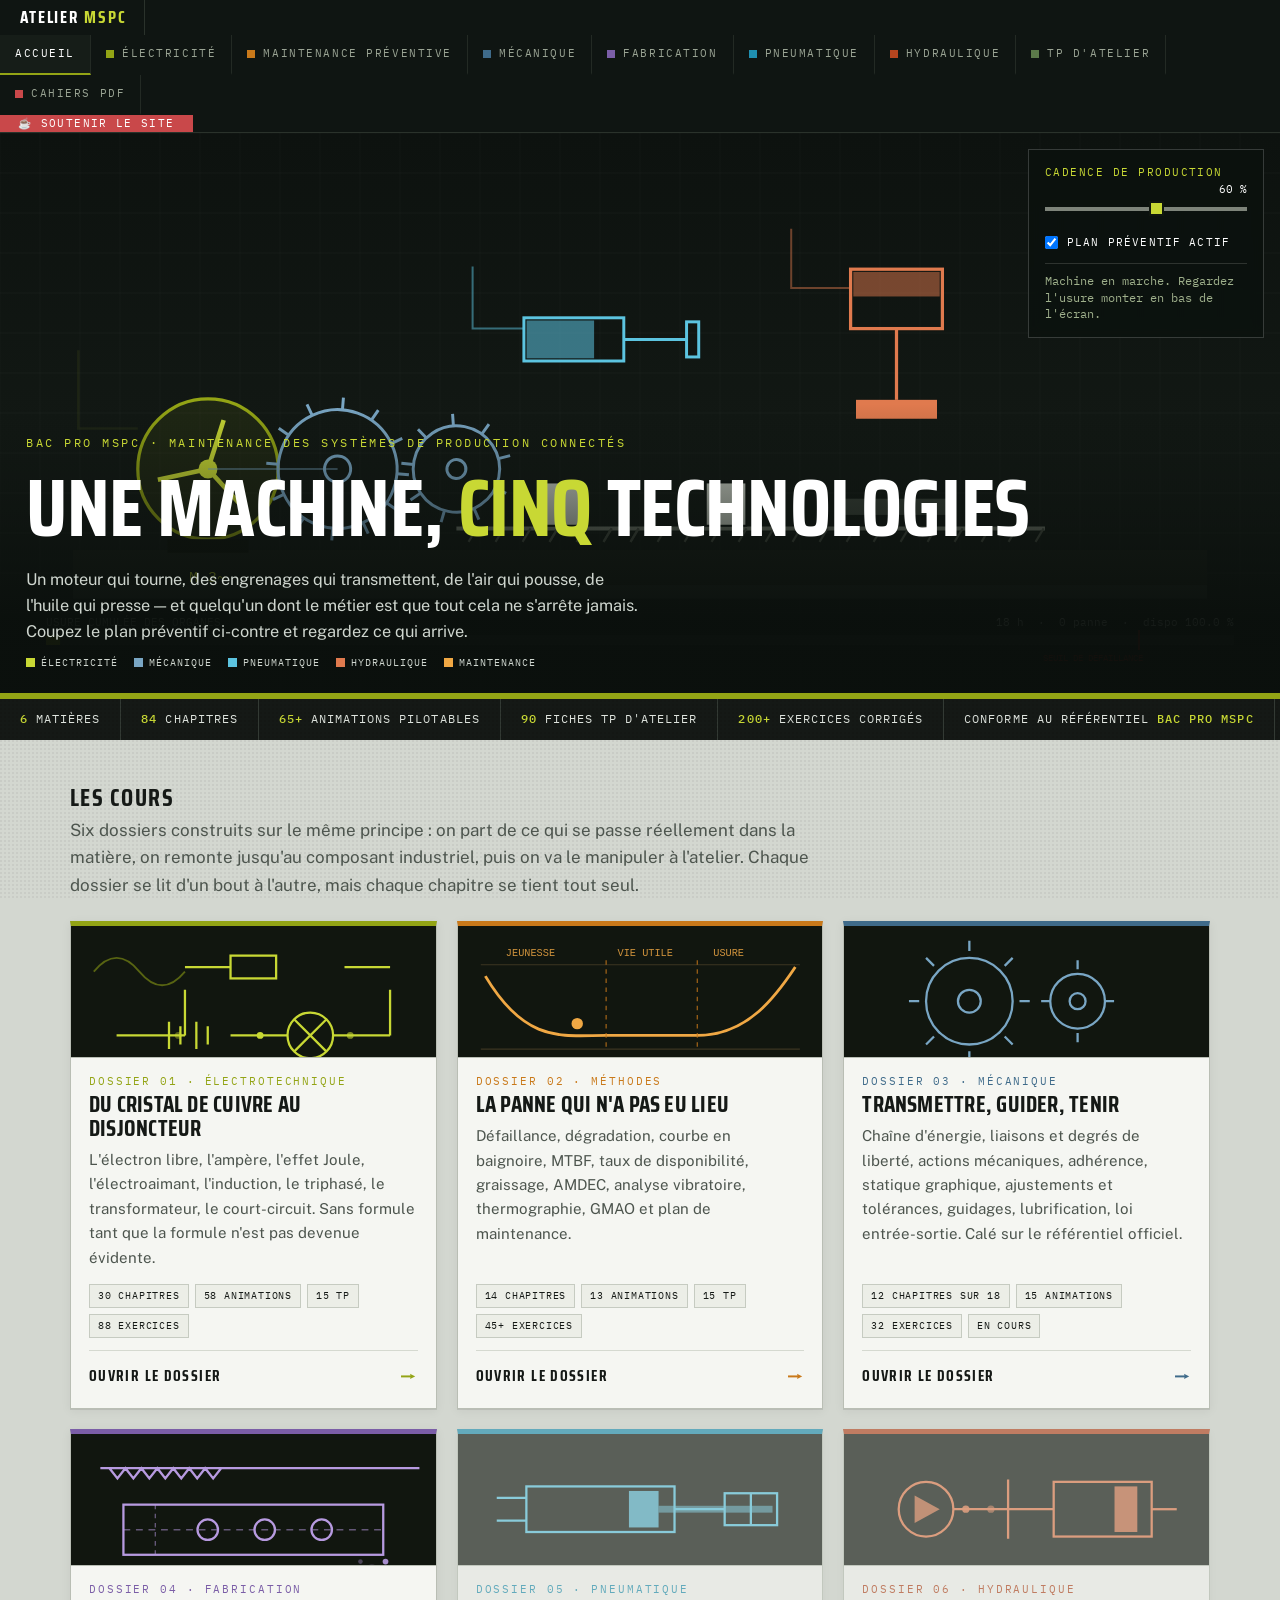
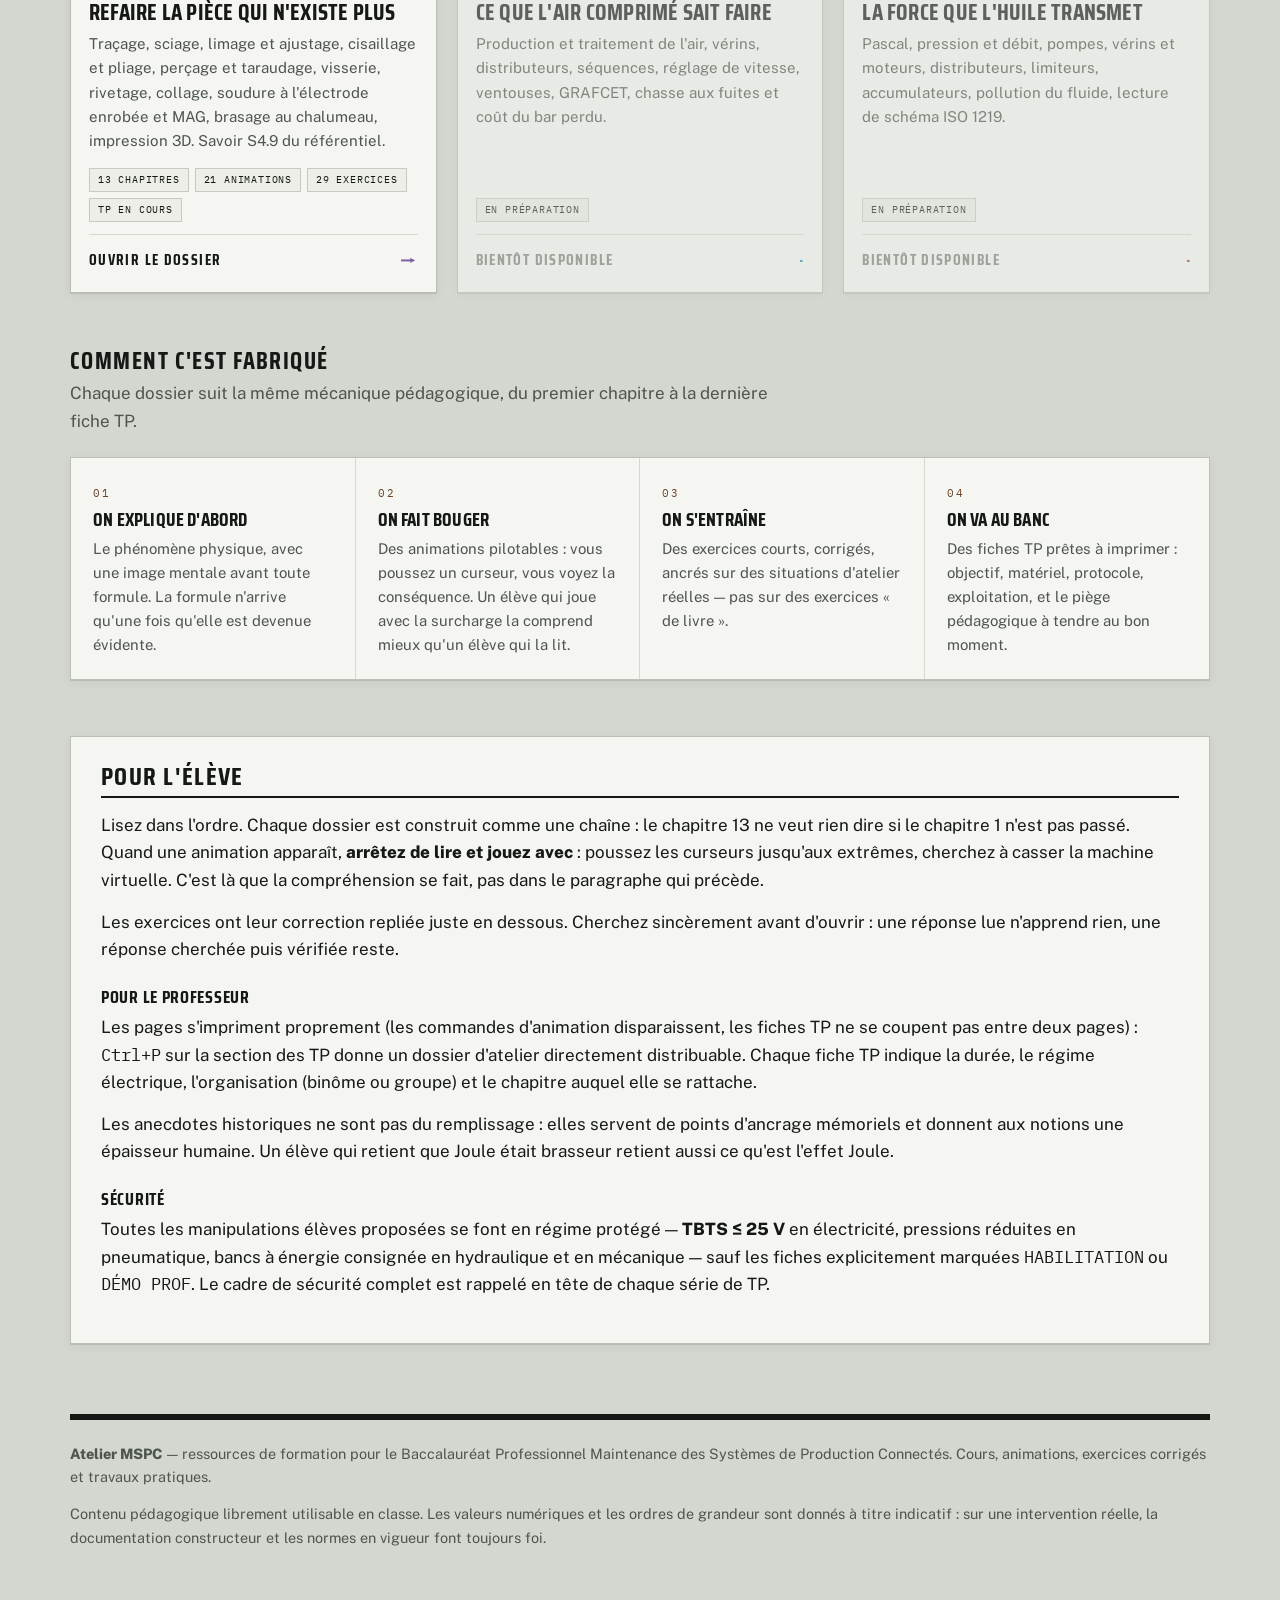
<file: index.html>
<!DOCTYPE html>
<html lang="fr">
<head>
<meta charset="utf-8">
<meta name="viewport" content="width=device-width, initial-scale=1">
<title>Atelier MSPC — Cours, exercices et TP pour le Bac Pro Maintenance</title>
<meta name="description" content="Ressources complètes de Bac Pro MSPC : électricité, maintenance préventive, mécanique, fabrication et assemblage, pneumatique, hydraulique. Cours, animations pilotables, exercices corrigés et fiches TP d'atelier.">
<link rel="preconnect" href="https://fonts.googleapis.com">
<link rel="preconnect" href="https://fonts.gstatic.com" crossorigin>
<link href="https://fonts.googleapis.com/css2?family=Saira+Condensed:wght@500;600;700&family=Public+Sans:ital,wght@0,400;0,600;0,800;1,400&family=IBM+Plex+Mono:wght@400;500;600&display=swap" rel="stylesheet">
<link rel="stylesheet" href="assets/site.css">
<script src="assets/site.js"></script>
<style>
:root{--accent:#93a415; --accent-clair:#c8d834}
.hero-canvas-wrap{height:min(70vh,560px); min-height:420px}
.pitch{display:grid; grid-template-columns:repeat(auto-fit,minmax(230px,1fr)); gap:0; margin-bottom:56px;
  border:1px solid #bcc1b7; background:var(--papier); box-shadow:var(--ombre)}
.pitch>div{padding:20px 22px 22px; border-right:1px solid #d5d9d0}
.pitch>div:last-child{border-right:none}
.pitch .n{font-family:"IBM Plex Mono",monospace; font-size:10.5px; letter-spacing:.2em; text-transform:uppercase; color:var(--repere)}
.pitch h3{margin:4px 0 7px; font-size:1.18rem; text-transform:uppercase}
.pitch p{margin:0; font-size:.93rem; color:var(--encre-doux)}
.legende-hero{display:flex; flex-wrap:wrap; gap:5px 16px; margin-top:10px}
.legende-hero span{font-family:"IBM Plex Mono",monospace; font-size:10px; letter-spacing:.1em; text-transform:uppercase; color:#cfd6cf; display:flex; align-items:center; gap:6px}
.legende-hero i{width:9px; height:9px; display:block}
.switch{display:flex; align-items:center; gap:9px; cursor:pointer; margin:0 0 12px}
.switch input{width:auto; margin:0}
.switch span{font-family:"IBM Plex Mono",monospace; font-size:10.5px; letter-spacing:.11em; text-transform:uppercase; color:#fff}
@media (max-width:760px){.pitch>div{border-right:none; border-bottom:1px solid #d5d9d0}}
</style>
</head>
<body>

<nav class="sitenav" aria-label="Navigation entre les cours">
  <a class="marque" href="index.html"><span class="sig">Atelier <b>MSPC</b></span></a>
  <div class="liens">
    <a href="index.html" aria-current="page">Accueil</a>
    <a class="m-elec" href="electricite.html"><i class="pastille"></i>Électricité</a>
    <a class="m-maint" href="maintenance-preventive.html"><i class="pastille"></i>Maintenance préventive</a>
    <a class="m-meca" href="mecanique.html"><i class="pastille"></i>Mécanique</a>
    <a class="m-fab" href="fabrication.html"><i class="pastille"></i>Fabrication</a>
    <a class="m-pneu" href="pneumatique.html"><i class="pastille"></i>Pneumatique</a>
    <a class="m-hydro" href="hydraulique.html"><i class="pastille"></i>Hydraulique</a>
    <a class="m-tp" href="tp.html"><i class="pastille"></i>TP d'atelier</a>
    <a class="m-cahier" href="cahiers.html"><i class="pastille"></i>Cahiers PDF</a>
  </div>
  <a class="soutenir" href="https://ko-fi.com/topinambourrutabaga" target="_blank" rel="noopener">☕ Soutenir le site</a>
</nav>

<header class="hero">
  <div class="hero-canvas-wrap">
    <canvas id="ligne" aria-label="Animation : ligne de production pluritechnologique avec ou sans maintenance préventive"></canvas>
    <div class="hero-ctrl">
      <label>Cadence de production <span id="hc">60 %</span></label>
      <input type="range" id="hcad" min="10" max="100" value="60" aria-label="Cadence de production">
      <label class="switch"><input type="checkbox" id="hprev" checked><span>Plan préventif actif</span></label>
      <div class="verdict" id="hverdict">Machine en marche. Regardez l'usure monter en bas de l'écran.</div>
    </div>
    <div class="hero-text">
      <span class="eyebrow">Bac Pro MSPC · Maintenance des Systèmes de Production Connectés</span>
      <h1>Une machine, <em>cinq</em> technologies</h1>
      <p>Un moteur qui tourne, des engrenages qui transmettent, de l'air qui pousse, de l'huile qui presse — et quelqu'un dont le métier est que tout cela ne s'arrête jamais. Coupez le plan préventif ci-contre et regardez ce qui arrive.</p>
      <div class="legende-hero">
        <span><i style="background:#c8d834"></i>Électricité</span>
        <span><i style="background:#79a6c4"></i>Mécanique</span>
        <span><i style="background:#5cc4e0"></i>Pneumatique</span>
        <span><i style="background:#e07a4e"></i>Hydraulique</span>
        <span><i style="background:#f0a844"></i>Maintenance</span>
      </div>
    </div>
  </div>
</header>

<div class="meta-bar">
  <div><b>6</b> matières</div>
  <div><b>84</b> chapitres</div>
  <div><b>65+</b> animations pilotables</div>
  <div><b>90</b> fiches TP d'atelier</div>
  <div><b>200+</b> exercices corrigés</div>
  <div>Conforme au référentiel <b>Bac Pro MSPC</b></div>
</div>

<div class="wrap">

<h2 class="section-titre">Les cours</h2>
<p class="section-intro">Six dossiers construits sur le même principe : on part de ce qui se passe réellement dans la matière, on remonte jusqu'au composant industriel, puis on va le manipuler à l'atelier. Chaque dossier se lit d'un bout à l'autre, mais chaque chapitre se tient tout seul.</p>

<div class="cours-grid">

  <a class="carte m-elec" href="electricite.html">
    <div class="vignette">
      <svg viewBox="0 0 320 132" preserveAspectRatio="xMidYMid slice" aria-hidden="true">
        <g fill="none" stroke="#c8d834" stroke-width="2">
          <path d="M40 96h60M140 96h50M230 96h50M280 96V56M280 36h-40M100 96V56M100 36h40"/>
          <rect x="140" y="26" width="40" height="20"/>
          <circle cx="210" cy="96" r="20"/><path d="M196 82l28 28M224 82l-28 28"/>
          <path d="M100 96 l0 0"/>
          <path d="M40 96V70M40 70h0" stroke-width="0"/>
        </g>
        <g stroke="#c8d834" stroke-width="2"><path d="M120 88v16M110 84v24M96 88v16M86 84v24"/></g>
        <path d="M20 40q20-24 40 0t40 0" fill="none" stroke="#93a415" stroke-width="1.6" opacity=".55"/>
        <g fill="#c8d834"><circle cx="60" cy="96" r="3"><animate attributeName="cx" values="45;275" dur="3.2s" repeatCount="indefinite"/></circle>
        <circle cx="60" cy="96" r="3" opacity=".6"><animate attributeName="cx" values="45;275" dur="3.2s" begin="-1.1s" repeatCount="indefinite"/></circle>
        <circle cx="60" cy="96" r="3" opacity=".4"><animate attributeName="cx" values="45;275" dur="3.2s" begin="-2.2s" repeatCount="indefinite"/></circle></g>
      </svg>
    </div>
    <div class="corps">
      <span class="num">Dossier 01 · Électrotechnique</span>
      <h3>Du cristal de cuivre au disjoncteur</h3>
      <p>L'électron libre, l'ampère, l'effet Joule, l'électroaimant, l'induction, le triphasé, le transformateur, le court-circuit. Sans formule tant que la formule n'est pas devenue évidente.</p>
      <div class="chiffres"><span>30 chapitres</span><span>58 animations</span><span>15 TP</span><span>88 exercices</span></div>
      <div class="cta">Ouvrir le dossier <em>→</em></div>
    </div>
  </a>

  <a class="carte m-maint" href="maintenance-preventive.html">
    <div class="vignette">
      <svg viewBox="0 0 320 132" preserveAspectRatio="xMidYMid slice" aria-hidden="true">
        <path d="M20 34h280M20 108h280" stroke="#5a4a2e" stroke-width="1" opacity=".6"/>
        <path d="M24 44 C60 104, 92 96, 130 96 L210 96 C255 96, 280 60, 296 36"
              fill="none" stroke="#f0a844" stroke-width="2.5"/>
        <g stroke="#c9791a" stroke-width="1.2" opacity=".7" stroke-dasharray="4 4">
          <path d="M130 30v78M210 30v78"/></g>
        <g fill="#f0a844" font-family="monospace" font-size="9" opacity=".85">
          <text x="42" y="26">JEUNESSE</text><text x="140" y="26">VIE UTILE</text><text x="224" y="26">USURE</text></g>
        <circle cx="170" cy="96" r="5" fill="#f0a844"><animate attributeName="cx" values="30;296" dur="6s" repeatCount="indefinite"/><animate attributeName="cy" values="44;96;96;36" keyTimes="0;0.35;0.7;1" dur="6s" repeatCount="indefinite"/></circle>
      </svg>
    </div>
    <div class="corps">
      <span class="num">Dossier 02 · Méthodes</span>
      <h3>La panne qui n'a pas eu lieu</h3>
      <p>Défaillance, dégradation, courbe en baignoire, MTBF, taux de disponibilité, graissage, AMDEC, analyse vibratoire, thermographie, GMAO et plan de maintenance.</p>
      <div class="chiffres"><span>14 chapitres</span><span>13 animations</span><span>15 TP</span><span>45+ exercices</span></div>
      <div class="cta">Ouvrir le dossier <em>→</em></div>
    </div>
  </a>

  <a class="carte m-meca" href="mecanique.html">
    <div class="vignette">
      <svg viewBox="0 0 320 132" preserveAspectRatio="xMidYMid slice" aria-hidden="true">
        <g fill="none" stroke="#79a6c4" stroke-width="2">
          <circle cx="110" cy="66" r="38"/><circle cx="110" cy="66" r="10"/>
          <circle cx="205" cy="66" r="24"/><circle cx="205" cy="66" r="7"/>
        </g>
        <g stroke="#79a6c4" stroke-width="2"><path d="M110 22v-9M110 110v9M66 66h-9M154 66h9M79 35l-7-7M141 97l7 7M141 35l7-7M79 97l-7 7"/></g>
        <g stroke="#79a6c4" stroke-width="2"><path d="M205 38v-8M205 94v8M181 66h-8M229 66h8"/></g>
      </svg>
    </div>
    <div class="corps">
      <span class="num">Dossier 03 · Mécanique</span>
      <h3>Transmettre, guider, tenir</h3>
      <p>Chaîne d'énergie, liaisons et degrés de liberté, actions mécaniques, adhérence, statique graphique, ajustements et tolérances, guidages, lubrification, loi entrée-sortie. Calé sur le référentiel officiel.</p>
      <div class="chiffres"><span>12 chapitres sur 18</span><span>15 animations</span><span>32 exercices</span><span>en cours</span></div>
      <div class="cta">Ouvrir le dossier <em>→</em></div>
    </div>
  </a>

  <a class="carte m-fab" href="fabrication.html">
    <div class="vignette">
      <svg viewBox="0 0 320 132" preserveAspectRatio="xMidYMid slice" aria-hidden="true">
        <g stroke="#b79ae0" stroke-width="2" fill="none">
          <path d="M20 30h280M28 30l7 9 7-9 7 9 7-9 7 9 7-9 7 9 7-9 7 9 7-9 7 9 7-9 7 9 7-9"/>
          <animateTransform attributeName="transform" type="translate" values="-14 0;14 0;-14 0" dur="2.6s" repeatCount="indefinite"/>
        </g>
        <g fill="none" stroke="#b79ae0" stroke-width="2"><rect x="46" y="62" width="228" height="44"/></g>
        <path d="M46 84h228" stroke="#b79ae0" stroke-width="1.2" stroke-dasharray="6 5" opacity=".5"/>
        <path d="M74 62v44" stroke="#b79ae0" stroke-width="1.2" stroke-dasharray="4 4" opacity=".5"/>
        <g fill="none" stroke="#b79ae0" stroke-width="2">
          <circle cx="120" cy="84" r="9"/><circle cx="170" cy="84" r="9"/><circle cx="220" cy="84" r="9"/>
        </g>
        <g fill="#b79ae0">
          <circle cx="264" cy="118" r="4"><animate attributeName="opacity" values="0;1;0;0" dur="1.6s" repeatCount="indefinite"/></circle>
          <circle cx="276" cy="112" r="2.5"><animate attributeName="opacity" values="0;1;0;0" dur="1.6s" begin="-0.4s" repeatCount="indefinite"/></circle>
          <circle cx="254" cy="112" r="2"><animate attributeName="opacity" values="0;1;0;0" dur="1.6s" begin="-0.8s" repeatCount="indefinite"/></circle>
        </g>
      </svg>
    </div>
    <div class="corps">
      <span class="num">Dossier 04 · Fabrication</span>
      <h3>Refaire la pièce qui n'existe plus</h3>
      <p>Traçage, sciage, limage et ajustage, cisaillage et pliage, perçage et taraudage, visserie, rivetage, collage, soudure à l'électrode enrobée et MAG, brasage au chalumeau, impression 3D. Savoir S4.9 du référentiel.</p>
      <div class="chiffres"><span>13 chapitres</span><span>21 animations</span><span>29 exercices</span><span>TP en cours</span></div>
      <div class="cta">Ouvrir le dossier <em>→</em></div>
    </div>
  </a>

  <div class="carte m-pneu bientot">
    <div class="vignette">
      <svg viewBox="0 0 320 132" preserveAspectRatio="xMidYMid slice" aria-hidden="true">
        <g fill="none" stroke="#5cc4e0" stroke-width="2">
          <rect x="60" y="46" width="130" height="40"/>
          <path d="M190 66h44M60 56h-26M60 76h-26"/>
          <rect x="234" y="52" width="46" height="28"/><path d="M257 52v28"/>
        </g>
        <rect x="70" y="50" width="26" height="32" fill="#5cc4e0" opacity=".85">
          <animate attributeName="x" values="70;150;150;70" keyTimes="0;0.35;0.6;1" dur="4s" repeatCount="indefinite"/></rect>
        <rect x="96" y="63" width="100" height="6" fill="#5cc4e0" opacity=".55">
          <animate attributeName="x" values="96;176;176;96" keyTimes="0;0.35;0.6;1" dur="4s" repeatCount="indefinite"/></rect>
      </svg>
    </div>
    <div class="corps">
      <span class="num">Dossier 05 · Pneumatique</span>
      <h3>Ce que l'air comprimé sait faire</h3>
      <p>Production et traitement de l'air, vérins, distributeurs, séquences, réglage de vitesse, ventouses, GRAFCET, chasse aux fuites et coût du bar perdu.</p>
      <div class="chiffres"><span>En préparation</span></div>
      <div class="cta">Bientôt disponible <em>·</em></div>
    </div>
  </div>

  <div class="carte m-hydro bientot">
    <div class="vignette">
      <svg viewBox="0 0 320 132" preserveAspectRatio="xMidYMid slice" aria-hidden="true">
        <g fill="none" stroke="#e07a4e" stroke-width="2">
          <circle cx="72" cy="66" r="24"/><path d="M62 54l22 12-22 12z" fill="#e07a4e" opacity=".8" stroke="none"/>
          <path d="M96 66h48M144 40v52M144 66h40"/>
          <rect x="184" y="42" width="86" height="48"/><path d="M270 66h22"/>
        </g>
        <rect x="188" y="46" width="20" height="40" fill="#e07a4e" opacity=".85">
          <animate attributeName="x" values="188;242;242;188" keyTimes="0;0.4;0.62;1" dur="4.6s" repeatCount="indefinite"/></rect>
        <g fill="#e07a4e"><circle cx="110" cy="66" r="3.2" opacity=".9"><animate attributeName="cx" values="98;142" dur="1.4s" repeatCount="indefinite"/></circle>
        <circle cx="120" cy="66" r="3.2" opacity=".6"><animate attributeName="cx" values="98;142" dur="1.4s" begin="-.7s" repeatCount="indefinite"/></circle></g>
      </svg>
    </div>
    <div class="corps">
      <span class="num">Dossier 06 · Hydraulique</span>
      <h3>La force que l'huile transmet</h3>
      <p>Pascal, pression et débit, pompes, vérins et moteurs, distributeurs, limiteurs, accumulateurs, pollution du fluide, lecture de schéma ISO 1219.</p>
      <div class="chiffres"><span>En préparation</span></div>
      <div class="cta">Bientôt disponible <em>·</em></div>
    </div>
  </div>

</div>

<h2 class="section-titre">Comment c'est fabriqué</h2>
<p class="section-intro">Chaque dossier suit la même mécanique pédagogique, du premier chapitre à la dernière fiche TP.</p>

<div class="pitch">
  <div><span class="n">01</span><h3>On explique d'abord</h3><p>Le phénomène physique, avec une image mentale avant toute formule. La formule n'arrive qu'une fois qu'elle est devenue évidente.</p></div>
  <div><span class="n">02</span><h3>On fait bouger</h3><p>Des animations pilotables : vous poussez un curseur, vous voyez la conséquence. Un élève qui joue avec la surcharge la comprend mieux qu'un élève qui la lit.</p></div>
  <div><span class="n">03</span><h3>On s'entraîne</h3><p>Des exercices courts, corrigés, ancrés sur des situations d'atelier réelles — pas sur des exercices « de livre ».</p></div>
  <div><span class="n">04</span><h3>On va au banc</h3><p>Des fiches TP prêtes à imprimer : objectif, matériel, protocole, exploitation, et le piège pédagogique à tendre au bon moment.</p></div>
</div>

<div class="bloc">
  <h2>Pour l'élève</h2>
  <p>Lisez dans l'ordre. Chaque dossier est construit comme une chaîne : le chapitre 13 ne veut rien dire si le chapitre 1 n'est pas passé. Quand une animation apparaît, <strong>arrêtez de lire et jouez avec</strong> : poussez les curseurs jusqu'aux extrêmes, cherchez à casser la machine virtuelle. C'est là que la compréhension se fait, pas dans le paragraphe qui précède.</p>
  <p>Les exercices ont leur correction repliée juste en dessous. Cherchez sincèrement avant d'ouvrir : une réponse lue n'apprend rien, une réponse cherchée puis vérifiée reste.</p>

  <h3>Pour le professeur</h3>
  <p>Les pages s'impriment proprement (les commandes d'animation disparaissent, les fiches TP ne se coupent pas entre deux pages) : <span class="mono">Ctrl+P</span> sur la section des TP donne un dossier d'atelier directement distribuable. Chaque fiche TP indique la durée, le régime électrique, l'organisation (binôme ou groupe) et le chapitre auquel elle se rattache.</p>
  <p>Les anecdotes historiques ne sont pas du remplissage : elles servent de points d'ancrage mémoriels et donnent aux notions une épaisseur humaine. Un élève qui retient que Joule était brasseur retient aussi ce qu'est l'effet Joule.</p>

  <h3>Sécurité</h3>
  <p>Toutes les manipulations élèves proposées se font en régime protégé — <strong>TBTS ≤ 25 V</strong> en électricité, pressions réduites en pneumatique, bancs à énergie consignée en hydraulique et en mécanique — sauf les fiches explicitement marquées <span class="mono">HABILITATION</span> ou <span class="mono">DÉMO PROF</span>. Le cadre de sécurité complet est rappelé en tête de chaque série de TP.</p>
</div>

<footer class="fin">
  <p><strong>Atelier MSPC</strong> — ressources de formation pour le Baccalauréat Professionnel Maintenance des Systèmes de Production Connectés. Cours, animations, exercices corrigés et travaux pratiques.</p>
  <p>Contenu pédagogique librement utilisable en classe. Les valeurs numériques et les ordres de grandeur sont donnés à titre indicatif : sur une intervention réelle, la documentation constructeur et les normes en vigueur font toujours foi.</p>
</footer>

</div>

<script>
(function(){
  "use strict";
  var cv=document.getElementById('ligne'), ctx=cv.getContext('2d');
  var cad=document.getElementById('hcad'), prev=document.getElementById('hprev');
  var lblC=document.getElementById('hc'), verdict=document.getElementById('hverdict');
  // Dimensionnement et boucle de rendu confiés au moteur commun (assets/site.js)
  var W=0,H=0;
  var reduce=MSPC.reduce;

  // --- état de la machine ---
  var t=0, ang=0, beltX=0, verinP=0, verinDir=1, presseP=0;
  var usure=0, heures=0, arrets=0, hArret=0, enPanne=0, enPreventif=0, prochainPrev=250;
  var boites=[];
  for(var i=0;i<5;i++) boites.push({x:-i*120, ok:true});

  function reset(){ usure=0; heures=0; arrets=0; hArret=0; enPanne=0; enPreventif=0; prochainPrev=250; }
  prev.addEventListener('change',function(){ if(prev.checked) prochainPrev=heures+250; });

  function machine(k){
    // k : coefficient de marche (0 = arrêtée)
    var cx=W*0.5, base=H*0.60, s=Math.min(W/900,H/560*1.35); s=Math.max(s,0.42);
    ctx.save(); ctx.translate(cx,base); ctx.scale(s,s);

    // --- bâti ---
    ctx.fillStyle='#1a2019'; ctx.fillRect(-420,60,840,26);
    ctx.fillStyle='#232b24'; ctx.fillRect(-420,86,840,10);

    // --- 1. MOTEUR ÉLECTRIQUE (vert) ---
    ctx.save(); ctx.translate(-320,0);
    ctx.strokeStyle='#93a415'; ctx.lineWidth=2.4; ctx.fillStyle='rgba(147,164,21,.10)';
    ctx.beginPath(); ctx.arc(0,0,52,0,6.2832); ctx.fill(); ctx.stroke();
    ctx.fillStyle='#11160f'; ctx.fillRect(-30,52,60,10);
    // rotor
    ctx.save(); ctx.rotate(ang);
    ctx.strokeStyle='#c8d834'; ctx.lineWidth=3.4;
    for(var a=0;a<3;a++){ ctx.rotate(2.0944); ctx.beginPath(); ctx.moveTo(0,0); ctx.lineTo(0,-38); ctx.stroke(); }
    ctx.restore();
    ctx.fillStyle='#c8d834'; ctx.beginPath(); ctx.arc(0,0,7,0,6.2832); ctx.fill();
    // arc électrique animé sur l'alim
    ctx.strokeStyle='rgba(200,216,52,'+(0.35+0.3*Math.sin(t*6))+')'; ctx.lineWidth=2;
    ctx.beginPath(); ctx.moveTo(-52,-30); ctx.lineTo(-96,-30); ctx.lineTo(-96,-88); ctx.stroke();
    ctx.fillStyle='#c8d834'; ctx.font='11px "IBM Plex Mono",monospace'; ctx.textAlign='center';
    ctx.fillText('M 3~',0,84);
    ctx.restore();

    // --- 2. ENGRENAGES (bleu acier) ---
    function roue(x,y,r,n,rot,col){
      ctx.save(); ctx.translate(x,y); ctx.rotate(rot);
      ctx.strokeStyle=col; ctx.lineWidth=2.2;
      ctx.beginPath(); ctx.arc(0,0,r,0,6.2832); ctx.stroke();
      ctx.beginPath();
      for(var i=0;i<n;i++){ var A=i*6.2832/n; ctx.moveTo(Math.cos(A)*r,Math.sin(A)*r); ctx.lineTo(Math.cos(A)*(r+9),Math.sin(A)*(r+9)); }
      ctx.stroke();
      ctx.beginPath(); ctx.arc(0,0,r*0.22,0,6.2832); ctx.stroke();
      ctx.restore();
    }
    roue(-224,0,44,12,ang*0.6,'#79a6c4');
    roue(-136,0,32,9,-ang*0.83,'#79a6c4');
    ctx.strokeStyle='rgba(121,166,196,.45)'; ctx.lineWidth=1.4;
    ctx.beginPath(); ctx.moveTo(-320,0); ctx.lineTo(-224,0); ctx.stroke();

    // --- 3. CONVOYEUR (bande) ---
    ctx.strokeStyle='#6d7469'; ctx.lineWidth=3;
    ctx.beginPath(); ctx.moveTo(-136,44); ctx.lineTo(300,44); ctx.stroke();
    ctx.strokeStyle='#464d43'; ctx.lineWidth=1.6;
    for(var b=0;b<26;b++){ var bx=-136+((b*20+beltX)%440); ctx.beginPath(); ctx.moveTo(bx,44); ctx.lineTo(bx-6,54); ctx.stroke(); }
    // boîtes transportées
    for(var i2=0;i2<boites.length;i2++){
      var bo=boites[i2];
      if(bo.x<-140||bo.x>300) continue;
      ctx.fillStyle=bo.ok?'rgba(214,220,208,.92)':'rgba(179,32,23,.85)';
      ctx.fillRect(bo.x-15,10,30,32);
      ctx.strokeStyle='#0f1512'; ctx.lineWidth=1.4; ctx.strokeRect(bo.x-15,10,30,32);
    }

    // --- 4. VÉRIN PNEUMATIQUE (cyan) : pousseur au-dessus du convoyeur ---
    ctx.save(); ctx.translate(-40,-96);
    ctx.strokeStyle='#5cc4e0'; ctx.lineWidth=2.2;
    ctx.strokeRect(-46,-16,74,32);
    ctx.fillStyle='rgba(92,196,224,.55)'; ctx.fillRect(-44,-14,20+verinP*40,28);
    ctx.beginPath(); ctx.moveTo(28,0); ctx.lineTo(40+verinP*46,0); ctx.stroke();
    ctx.strokeRect(40+verinP*46,-13,9,26);
    // arrivée d'air
    ctx.strokeStyle='rgba(92,196,224,.5)'; ctx.lineWidth=1.5;
    ctx.beginPath(); ctx.moveTo(-46,-8); ctx.lineTo(-84,-8); ctx.lineTo(-84,-54); ctx.stroke();
    ctx.restore();

    // --- 5. PRESSE HYDRAULIQUE (orange) ---
    ctx.save(); ctx.translate(190,-118);
    ctx.strokeStyle='#e07a4e'; ctx.lineWidth=2.4;
    ctx.strokeRect(-34,-30,68,44);
    ctx.fillStyle='rgba(224,122,78,.5)'; ctx.fillRect(-32,-28,64,10+presseP*30);
    ctx.beginPath(); ctx.moveTo(0,14); ctx.lineTo(0,52+presseP*54); ctx.stroke();
    ctx.fillStyle='#e07a4e'; ctx.fillRect(-30,52+presseP*54,60,14);
    // enclume
    ctx.fillStyle='#3a423a'; ctx.fillRect(-40,140,80,12);
    ctx.strokeStyle='rgba(224,122,78,.45)'; ctx.lineWidth=1.5;
    ctx.beginPath(); ctx.moveTo(-34,-16); ctx.lineTo(-78,-16); ctx.lineTo(-78,-60); ctx.stroke();
    ctx.restore();

    ctx.restore();
  }

  function jauge(){
    var pad=Math.min(W*0.06,46), y=H-58, w=W-pad*2;
    ctx.font='11px "IBM Plex Mono",monospace'; ctx.textAlign='left';
    ctx.fillStyle='#8d968b'; ctx.fillText('USURE CUMULÉE DES ORGANES',pad,y-9);
    // barre
    ctx.fillStyle='rgba(255,255,255,.10)'; ctx.fillRect(pad,y,w,10);
    var u=Math.min(usure,100)/100;
    var col = u<0.55 ? '#93a415' : (u<0.82 ? '#f0a844' : '#b32017');
    ctx.fillStyle=col; ctx.fillRect(pad,y,w*u,10);
    // seuil de défaillance
    ctx.strokeStyle='rgba(179,32,23,.85)'; ctx.lineWidth=2;
    ctx.beginPath(); ctx.moveTo(pad+w*0.92,y-5); ctx.lineTo(pad+w*0.92,y+15); ctx.stroke();
    ctx.fillStyle='rgba(179,32,23,.9)'; ctx.font='9px "IBM Plex Mono",monospace';
    ctx.fillText('SEUIL DE DÉFAILLANCE',pad+w*0.92-96,y+26);
    // compteurs
    ctx.textAlign='right'; ctx.font='11px "IBM Plex Mono",monospace'; ctx.fillStyle='#cfd6cf';
    var dispo = heures>0 ? (100*(heures-hArret)/heures) : 100;
    ctx.fillText(Math.round(heures)+' h  ·  '+arrets+' panne'+(arrets>1?'s':'')+'  ·  dispo '+dispo.toFixed(1)+' %',pad+w,y-9);
  }

  function bandeau(){
    if(enPanne>0){
      ctx.fillStyle='rgba(179,32,23,'+(0.14+0.09*Math.sin(t*9))+')'; ctx.fillRect(0,0,W,H);
      ctx.fillStyle='#ff6a5e'; ctx.font='700 '+Math.min(W*0.045,34)+'px "Saira Condensed",sans-serif';
      ctx.textAlign='center'; ctx.fillText('ARRÊT FORTUIT — DÉFAILLANCE',W/2,H*0.30);
      ctx.fillStyle='#ffb0a8'; ctx.font='12px "IBM Plex Mono",monospace';
      ctx.fillText('Réparation en cours · production perdue',W/2,H*0.30+22);
    } else if(enPreventif>0){
      ctx.fillStyle='#f0a844'; ctx.font='700 '+Math.min(W*0.034,26)+'px "Saira Condensed",sans-serif';
      ctx.textAlign='center'; ctx.fillText('ARRÊT PROGRAMMÉ — INTERVENTION PRÉVENTIVE',W/2,H*0.30);
      ctx.fillStyle='#e0c49a'; ctx.font='12px "IBM Plex Mono",monospace';
      ctx.fillText('Graissage · contrôle · remplacement des pièces d\'usure',W/2,H*0.30+22);
    }
  }

  var dernierTexte='';
  function texte(){
    var msg;
    if(enPanne>0) msg='Panne. Personne n\'avait rien vu venir : la machine s\'arrête au pire moment, et l\'arrêt dure longtemps.';
    else if(enPreventif>0) msg='Arrêt court, choisi, planifié. On remet l\'usure à zéro avant qu\'elle ne devienne une panne.';
    else if(usure>82) msg='Usure critique : vibrations, jeu, échauffement. La défaillance est imminente.';
    else if(usure>55) msg='L\'usure s\'installe. C\'est ici qu\'un contrôle conditionnel la détecterait.';
    else if(+cad.value>85) msg='Cadence élevée : la machine produit plus, mais s\'use nettement plus vite.';
    else msg='Machine en marche. Regardez l\'usure monter en bas de l\'écran.';
    if(msg!==dernierTexte){ verdict.textContent=msg; dernierTexte=msg; }
  }

  MSPC.anim('ligne', function(a){
    W=a.W; H=a.H; t=a.t;
    var dt=a.dt;
    var c=+cad.value/100;
    lblC.textContent=Math.round(c*100)+' %';

    var marche = (enPanne<=0 && enPreventif<=0) ? 1 : 0;

    if(marche){
      heures += dt*22;
      // l'usure croît plus que proportionnellement à la cadence
      usure += dt*3.4*Math.pow(c,1.7);
      if(prev.checked && heures>=prochainPrev){ enPreventif=2.0; }
      if(usure>=92){ enPanne=6.0; arrets++; }
    } else {
      heures += dt*22; hArret += dt*22;
      if(enPreventif>0){ enPreventif-=dt; if(enPreventif<=0){ usure=Math.max(0,usure*0.12); prochainPrev=heures+250; } }
      if(enPanne>0){ enPanne-=dt; if(enPanne<=0){ usure=0; if(prev.checked) prochainPrev=heures+250; } }
    }

    // cinématique
    var k = marche ? c : 0;
    if(!reduce){
      ang += dt*9*k;
      beltX += dt*150*k;
      verinP += verinDir*dt*1.5*k; if(verinP>1){verinP=1;verinDir=-1;} if(verinP<0){verinP=0;verinDir=1;}
      presseP = marche ? (0.5+0.5*Math.sin(t*2.2*c-1.57)) : presseP;
      for(var i=0;i<boites.length;i++){
        boites[i].x += dt*150*k*0.85;
        if(boites[i].x>320){ boites[i].x=-150; boites[i].ok = usure<80 || Math.random()>0.4; }
      }
    }

    // rendu
    ctx.clearRect(0,0,W,H);
    var g=ctx.createLinearGradient(0,0,0,H);
    g.addColorStop(0,'#0d120f'); g.addColorStop(1,'#161d18');
    ctx.fillStyle=g; ctx.fillRect(0,0,W,H);
    ctx.globalAlpha=0.5;
    ctx.strokeStyle='rgba(255,255,255,.05)'; ctx.lineWidth=1;
    for(var gx=0;gx<W;gx+=40){ ctx.beginPath(); ctx.moveTo(gx,0); ctx.lineTo(gx,H); ctx.stroke(); }
    for(var gy=0;gy<H;gy+=40){ ctx.beginPath(); ctx.moveTo(0,gy); ctx.lineTo(W,gy); ctx.stroke(); }
    ctx.globalAlpha=1;

    machine(k);
    jauge();
    bandeau();
    texte();
  }, {fill:true});
})();
</script>

</body>
</html>
</file>
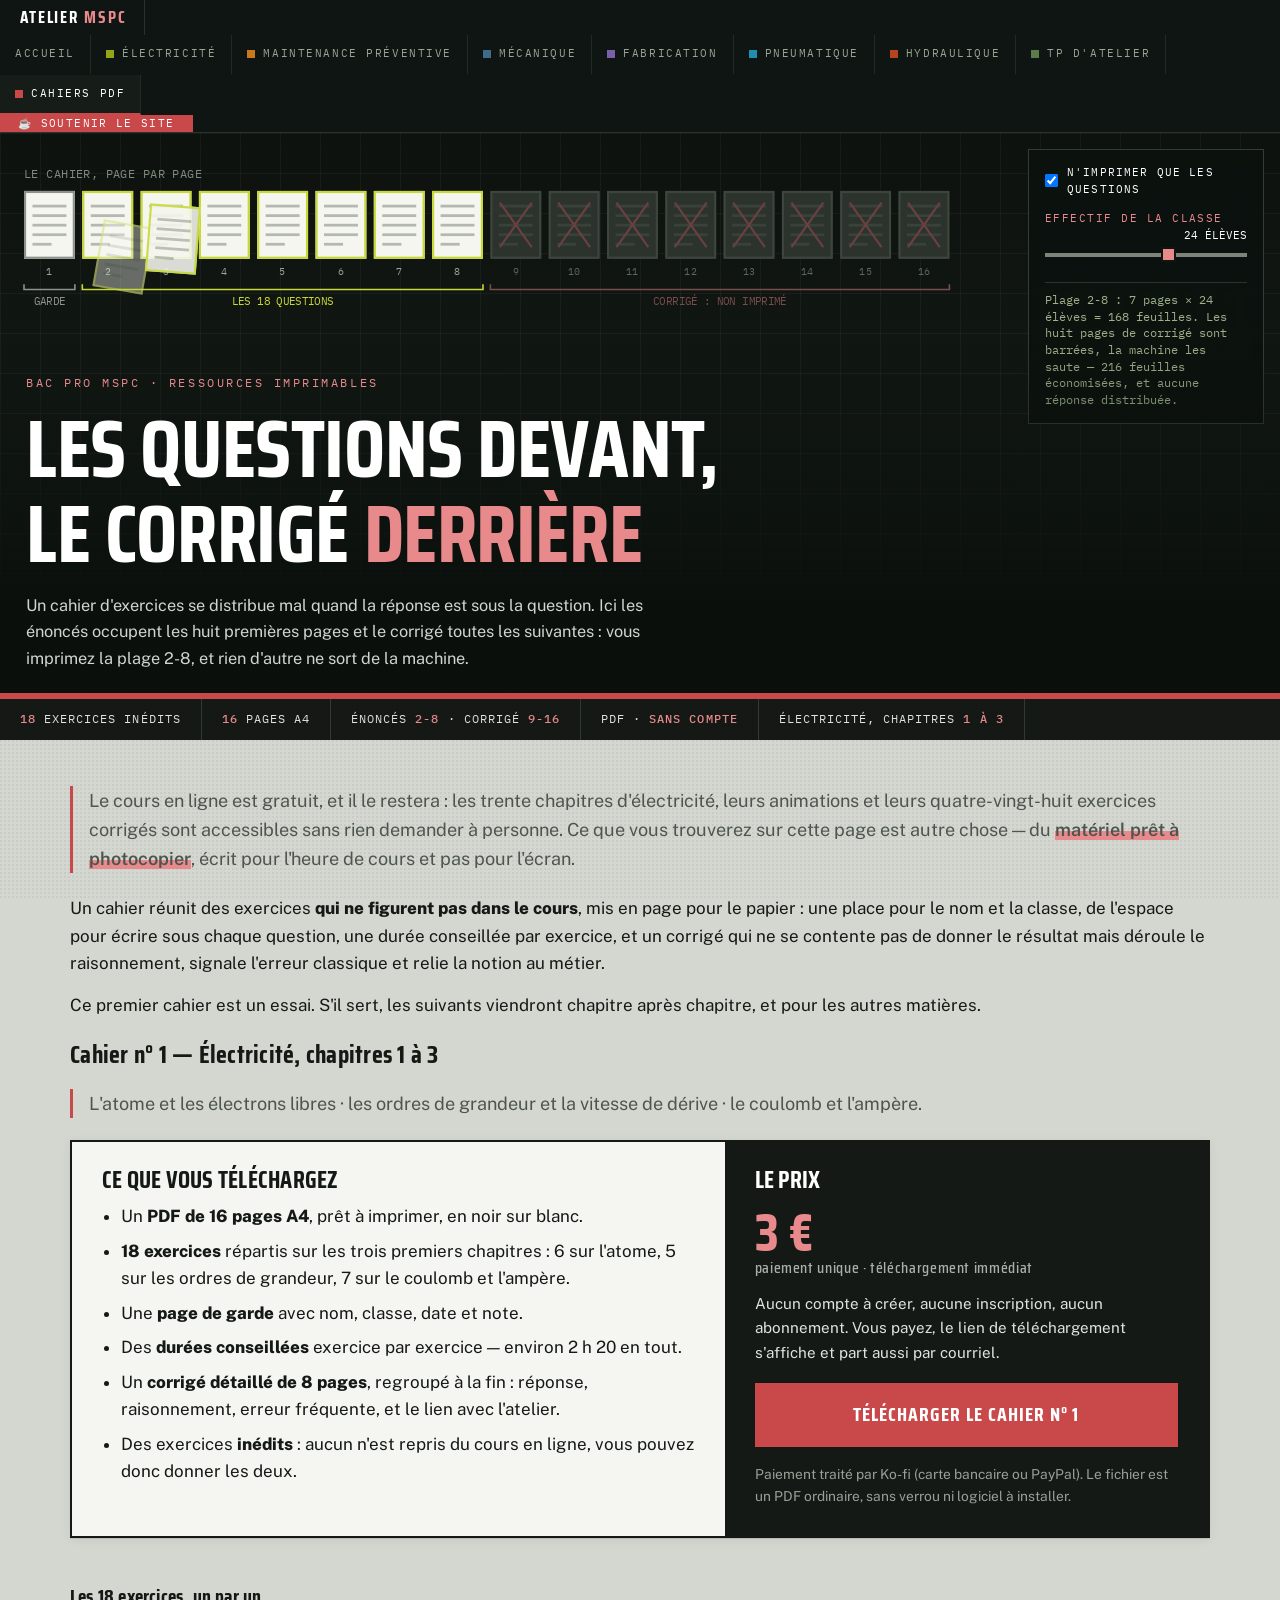
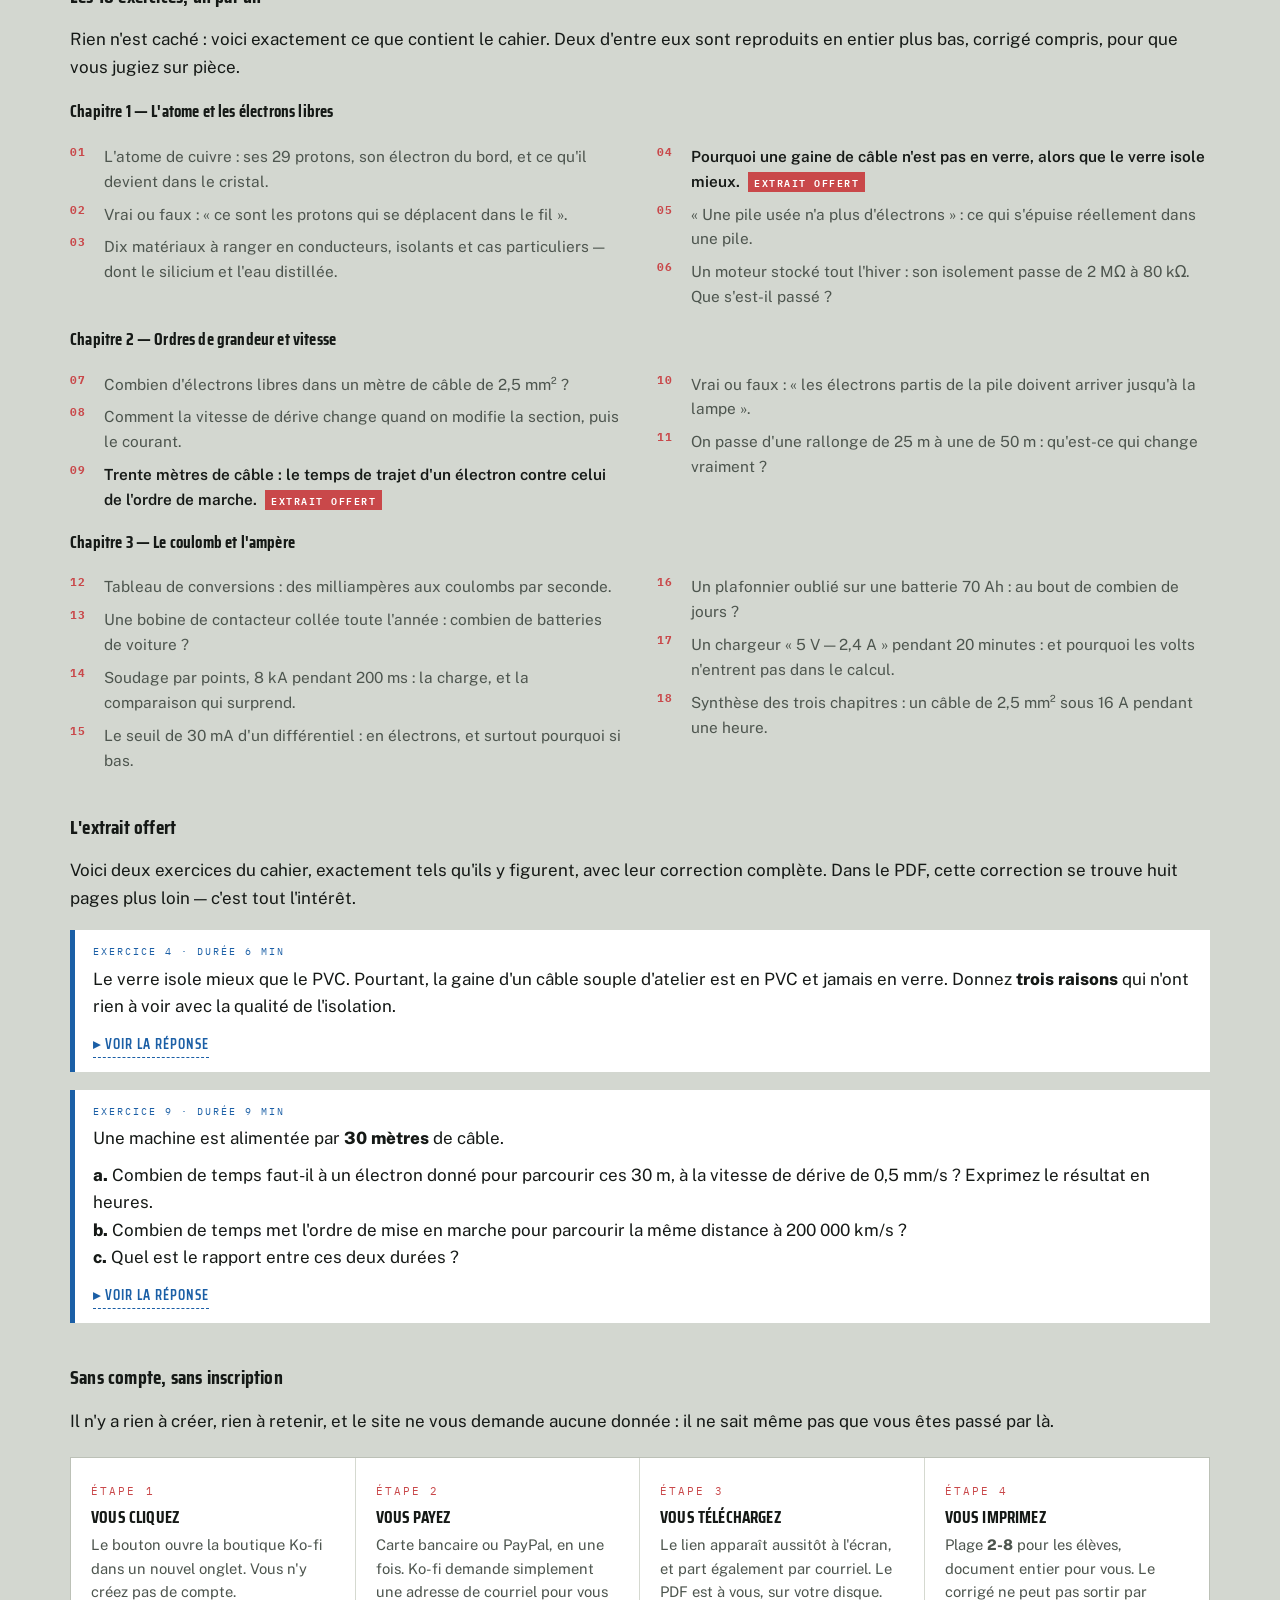
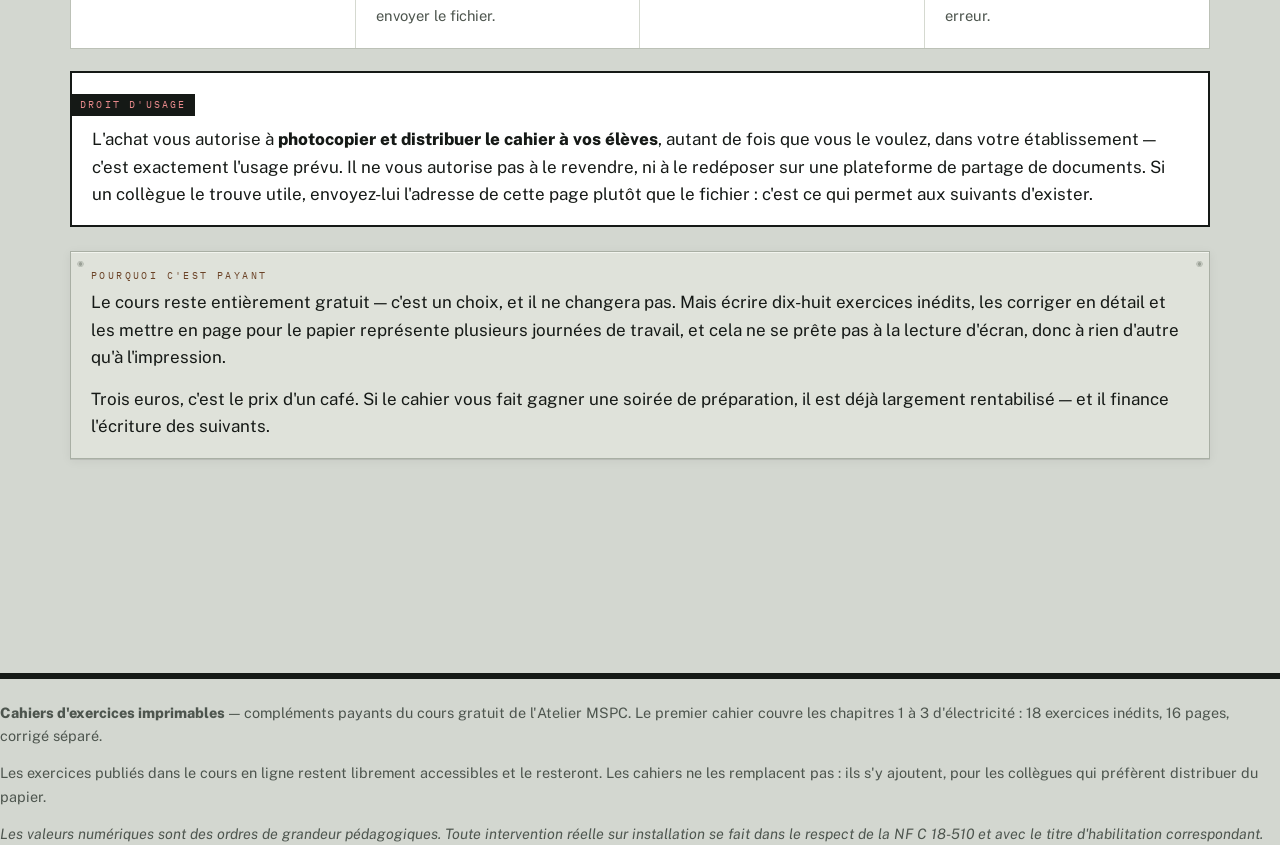
<file: cahiers.html>
<!DOCTYPE html>
<html lang="fr">
<head>
<meta charset="utf-8">
<meta name="viewport" content="width=device-width, initial-scale=1">
<title>Cahiers d'exercices imprimables — Atelier MSPC</title>
<meta name="description" content="Cahiers d'exercices Bac Pro MSPC à imprimer : énoncés inédits et corrigé détaillé regroupé en fin de document, pour ne distribuer que les pages de questions. PDF, sans compte ni inscription.">
<link rel="preconnect" href="https://fonts.googleapis.com">
<link rel="preconnect" href="https://fonts.gstatic.com" crossorigin>
<link href="https://fonts.googleapis.com/css2?family=Saira+Condensed:wght@500;600;700&family=Public+Sans:ital,wght@0,400;0,600;0,800;1,400&family=IBM+Plex+Mono:wght@400;500;600&display=swap" rel="stylesheet">
<link rel="stylesheet" href="assets/site.css">
<script src="assets/site.js"></script>
<style>
:root{--accent:#c9484a; --accent-clair:#e88a8c}
.hero-canvas-wrap{height:min(70vh,560px); min-height:420px}

/* La fiche produit : ce qu'on achete, a quel prix, et par ou. */
.fiche{display:grid; grid-template-columns:1.35fr 1fr; gap:0; border:2px solid var(--encre);
  background:var(--papier); box-shadow:var(--ombre); margin:0 0 48px}
.fiche .gauche{padding:26px 30px 28px}
.fiche .droite{padding:26px 30px 28px; background:var(--encre); color:#dfe4de;
  display:flex; flex-direction:column}
.fiche h3{margin:0 0 10px; font-size:1.5rem; text-transform:uppercase}
.fiche .droite h3{color:#fff}
.fiche ul{margin:0; padding-left:19px}
.fiche li{margin-bottom:7px}
.prix{font-family:"Saira Condensed",sans-serif; font-weight:700; font-size:3.4rem; line-height:1;
  color:var(--accent-clair); margin:2px 0 2px}
.prix small{font-size:1rem; font-weight:500; color:#a9b0a7; display:block; letter-spacing:.04em}
.bouton{display:inline-flex; align-items:center; justify-content:center; gap:9px; margin-top:18px;
  background:var(--accent); color:#fff; text-decoration:none; padding:14px 22px;
  font-family:"Saira Condensed",sans-serif; font-weight:700; font-size:1.22rem;
  text-transform:uppercase; letter-spacing:.05em; border:2px solid var(--accent)}
.bouton:hover{background:#e05a5c; border-color:#e05a5c}
.fiche .droite .fin{margin-top:auto; padding-top:16px; font-size:.86rem; color:#98a097}
@media (max-width:820px){.fiche{grid-template-columns:1fr}}

/* Le sommaire des 18 exercices, en deux colonnes. */
.liste-exos{columns:2; column-gap:34px; margin:0 0 10px; padding:0; list-style:none}
.liste-exos li{break-inside:avoid; margin-bottom:8px; padding-left:34px; position:relative;
  font-size:.96rem; color:var(--encre-doux)}
.liste-exos li b{position:absolute; left:0; top:0; font-family:"IBM Plex Mono",monospace;
  font-size:11px; color:var(--accent); letter-spacing:.06em}
.liste-exos li.gratuit{color:var(--encre); font-weight:600}
.liste-exos li.gratuit::after{content:"extrait offert"; font-family:"IBM Plex Mono",monospace;
  font-size:9.5px; letter-spacing:.16em; text-transform:uppercase; color:#fff;
  background:var(--accent); padding:1px 6px; margin-left:8px; white-space:nowrap}
@media (max-width:700px){.liste-exos{columns:1}}

.etapes{display:grid; grid-template-columns:repeat(auto-fit,minmax(210px,1fr)); gap:0;
  border:1px solid #bcc1b7; background:#fff; margin:22px 0 10px}
.etapes>div{padding:18px 20px 20px; border-right:1px solid #d5d9d0}
.etapes>div:last-child{border-right:none}
.etapes .n{font-family:"IBM Plex Mono",monospace; font-size:10.5px; letter-spacing:.2em;
  text-transform:uppercase; color:var(--accent)}
.etapes h4{margin:5px 0 6px; font-size:1.06rem; text-transform:uppercase}
.etapes p{margin:0; font-size:.92rem; color:var(--encre-doux)}
@media (max-width:700px){.etapes>div{border-right:none; border-bottom:1px solid #d5d9d0}}
</style>
</head>
<body>

<nav class="sitenav" aria-label="Navigation entre les cours">
  <a class="marque" href="index.html"><span class="sig">Atelier <b>MSPC</b></span></a>
  <div class="liens">
    <a href="index.html">Accueil</a>
    <a class="m-elec" href="electricite.html"><i class="pastille"></i>Électricité</a>
    <a class="m-maint" href="maintenance-preventive.html"><i class="pastille"></i>Maintenance préventive</a>
    <a class="m-meca" href="mecanique.html"><i class="pastille"></i>Mécanique</a>
    <a class="m-fab" href="fabrication.html"><i class="pastille"></i>Fabrication</a>
    <a class="m-pneu" href="pneumatique.html"><i class="pastille"></i>Pneumatique</a>
    <a class="m-hydro" href="hydraulique.html"><i class="pastille"></i>Hydraulique</a>
    <a class="m-tp" href="tp.html"><i class="pastille"></i>TP d'atelier</a>
    <a class="m-cahier" href="cahiers.html" aria-current="page"><i class="pastille"></i>Cahiers PDF</a>
  </div>
  <a class="soutenir" href="https://ko-fi.com/topinambourrutabaga" target="_blank" rel="noopener">☕ Soutenir le site</a>
</nav>

<header class="hero">
  <div class="hero-canvas-wrap">
    <canvas id="himp" aria-label="Animation : impression d'un cahier d'exercices, avec ou sans les pages de corrigé"></canvas>
    <div class="hero-ctrl">
      <label class="switch"><input type="checkbox" id="hq" checked><span>N'imprimer que les questions</span></label>
      <label>Effectif de la classe <span id="hnl">24 élèves</span></label>
      <input type="range" id="hn" min="6" max="35" value="24" aria-label="Effectif de la classe">
      <div class="verdict" id="hverdict"></div>
    </div>
    <div class="hero-text">
      <span class="eyebrow">Bac Pro MSPC · Ressources imprimables</span>
      <h1>Les questions devant,<br>le corrigé <em>derrière</em></h1>
      <p>Un cahier d'exercices se distribue mal quand la réponse est sous la question. Ici les énoncés occupent les huit premières pages et le corrigé toutes les suivantes : vous imprimez la plage 2-8, et rien d'autre ne sort de la machine.</p>
    </div>
  </div>
</header>

<div class="meta-bar">
  <div><b>18</b> exercices inédits</div>
  <div><b>16</b> pages A4</div>
  <div>Énoncés <b>2-8</b> · corrigé <b>9-16</b></div>
  <div>PDF · <b>sans compte</b></div>
  <div>Électricité, chapitres <b>1 à 3</b></div>
</div>

<div class="wrap">

<p class="lede">Le cours en ligne est gratuit, et il le restera : les trente chapitres d'électricité, leurs animations et leurs quatre-vingt-huit exercices corrigés sont accessibles sans rien demander à personne. Ce que vous trouverez sur cette page est autre chose — du <span class="cle">matériel prêt à photocopier</span>, écrit pour l'heure de cours et pas pour l'écran.</p>

<p>Un cahier réunit des exercices <strong>qui ne figurent pas dans le cours</strong>, mis en page pour le papier : une place pour le nom et la classe, de l'espace pour écrire sous chaque question, une durée conseillée par exercice, et un corrigé qui ne se contente pas de donner le résultat mais déroule le raisonnement, signale l'erreur classique et relie la notion au métier.</p>

<p>Ce premier cahier est un essai. S'il sert, les suivants viendront chapitre après chapitre, et pour les autres matières.</p>

<!-- ============ LA FICHE PRODUIT ============ -->
<h2 id="cahier1">Cahier n° 1 — Électricité, chapitres 1 à 3</h2>
<p class="lede">L'atome et les électrons libres · les ordres de grandeur et la vitesse de dérive · le coulomb et l'ampère.</p>

<div class="fiche">
  <div class="gauche">
    <h3>Ce que vous téléchargez</h3>
    <ul>
      <li>Un <strong>PDF de 16 pages A4</strong>, prêt à imprimer, en noir sur blanc.</li>
      <li><strong>18 exercices</strong> répartis sur les trois premiers chapitres : 6 sur l'atome, 5 sur les ordres de grandeur, 7 sur le coulomb et l'ampère.</li>
      <li>Une <strong>page de garde</strong> avec nom, classe, date et note.</li>
      <li>Des <strong>durées conseillées</strong> exercice par exercice — environ 2 h 20 en tout.</li>
      <li>Un <strong>corrigé détaillé de 8 pages</strong>, regroupé à la fin : réponse, raisonnement, erreur fréquente, et le lien avec l'atelier.</li>
      <li>Des exercices <strong>inédits</strong> : aucun n'est repris du cours en ligne, vous pouvez donc donner les deux.</li>
    </ul>
  </div>
  <div class="droite">
    <h3>Le prix</h3>
    <div class="prix">3 €<small>paiement unique · téléchargement immédiat</small></div>
    <p style="margin:14px 0 0; font-size:.95rem">Aucun compte à créer, aucune inscription, aucun abonnement. Vous payez, le lien de téléchargement s'affiche et part aussi par courriel.</p>
    <a class="bouton" href="https://ko-fi.com/s/dcdf55cadc" target="_blank" rel="noopener">Télécharger le cahier n° 1</a>
    <div class="fin">Paiement traité par Ko-fi (carte bancaire ou PayPal). Le fichier est un PDF ordinaire, sans verrou ni logiciel à installer.</div>
  </div>
</div>

<!-- ============ SOMMAIRE DES EXERCICES ============ -->
<h3>Les 18 exercices, un par un</h3>
<p>Rien n'est caché : voici exactement ce que contient le cahier. Deux d'entre eux sont reproduits en entier plus bas, corrigé compris, pour que vous jugiez sur pièce.</p>

<h4 style="margin-top:22px">Chapitre 1 — L'atome et les électrons libres</h4>
<ul class="liste-exos">
  <li><b>01</b>L'atome de cuivre : ses 29 protons, son électron du bord, et ce qu'il devient dans le cristal.</li>
  <li><b>02</b>Vrai ou faux : « ce sont les protons qui se déplacent dans le fil ».</li>
  <li><b>03</b>Dix matériaux à ranger en conducteurs, isolants et cas particuliers — dont le silicium et l'eau distillée.</li>
  <li class="gratuit"><b>04</b>Pourquoi une gaine de câble n'est pas en verre, alors que le verre isole mieux.</li>
  <li><b>05</b>« Une pile usée n'a plus d'électrons » : ce qui s'épuise réellement dans une pile.</li>
  <li><b>06</b>Un moteur stocké tout l'hiver : son isolement passe de 2 MΩ à 80 kΩ. Que s'est-il passé ?</li>
</ul>

<h4 style="margin-top:22px">Chapitre 2 — Ordres de grandeur et vitesse</h4>
<ul class="liste-exos">
  <li><b>07</b>Combien d'électrons libres dans un mètre de câble de 2,5 mm² ?</li>
  <li><b>08</b>Comment la vitesse de dérive change quand on modifie la section, puis le courant.</li>
  <li class="gratuit"><b>09</b>Trente mètres de câble : le temps de trajet d'un électron contre celui de l'ordre de marche.</li>
  <li><b>10</b>Vrai ou faux : « les électrons partis de la pile doivent arriver jusqu'à la lampe ».</li>
  <li><b>11</b>On passe d'une rallonge de 25 m à une de 50 m : qu'est-ce qui change vraiment ?</li>
</ul>

<h4 style="margin-top:22px">Chapitre 3 — Le coulomb et l'ampère</h4>
<ul class="liste-exos">
  <li><b>12</b>Tableau de conversions : des milliampères aux coulombs par seconde.</li>
  <li><b>13</b>Une bobine de contacteur collée toute l'année : combien de batteries de voiture ?</li>
  <li><b>14</b>Soudage par points, 8 kA pendant 200 ms : la charge, et la comparaison qui surprend.</li>
  <li><b>15</b>Le seuil de 30 mA d'un différentiel : en électrons, et surtout pourquoi si bas.</li>
  <li><b>16</b>Un plafonnier oublié sur une batterie 70 Ah : au bout de combien de jours ?</li>
  <li><b>17</b>Un chargeur « 5 V — 2,4 A » pendant 20 minutes : et pourquoi les volts n'entrent pas dans le calcul.</li>
  <li><b>18</b>Synthèse des trois chapitres : un câble de 2,5 mm² sous 16 A pendant une heure.</li>
</ul>

<!-- ============ EXTRAIT ============ -->
<h3 style="margin-top:44px">L'extrait offert</h3>
<p>Voici deux exercices du cahier, exactement tels qu'ils y figurent, avec leur correction complète. Dans le PDF, cette correction se trouve huit pages plus loin — c'est tout l'intérêt.</p>

<div class="exo"><span class="tag">Exercice 4 · durée 6 min</span>
<p>Le verre isole mieux que le PVC. Pourtant, la gaine d'un câble souple d'atelier est en PVC et jamais en verre. Donnez <strong>trois raisons</strong> qui n'ont rien à voir avec la qualité de l'isolation.</p>
<details><summary>Voir la réponse</summary><div class="rep">
<p><strong>Le verre est cassant, rigide et lourd. Aucune de ces raisons ne concerne l'isolation.</strong></p>
<p><strong>1. Il ne plie pas.</strong> Un câble d'atelier est enroulé, déroulé, plié cent fois par jour. Une gaine de verre se briserait au premier enroulement.</p>
<p><strong>2. Il casse au choc.</strong> Une chute, un coup de chariot, et l'isolant vole en éclats — laissant le conducteur nu. Le PVC s'entaille mais ne se fragmente pas.</p>
<p><strong>3. Il est impossible à mettre en œuvre.</strong> Le PVC s'extrude en continu autour du conducteur, à plusieurs mètres par seconde, pour un coût dérisoire. On ne sait pas faire cela avec du verre.</p>
<p>On peut ajouter la masse, et la difficulté de raccorder : dénuder du verre n'a aucun sens.</p>
<p><em>La leçon dépasse le câble : <strong>on ne choisit jamais un matériau sur une seule propriété</strong>. Le meilleur isolant du monde ne sert à rien s'il ne survit pas à l'usage.</em></p>
</div></details>
</div>

<div class="exo"><span class="tag">Exercice 9 · durée 9 min</span>
<p>Une machine est alimentée par <strong>30 mètres</strong> de câble.</p>
<p><strong>a.</strong> Combien de temps faut-il à un électron donné pour parcourir ces 30 m, à la vitesse de dérive de 0,5 mm/s ? Exprimez le résultat en heures.<br>
<strong>b.</strong> Combien de temps met l'ordre de mise en marche pour parcourir la même distance à 200 000 km/s ?<br>
<strong>c.</strong> Quel est le rapport entre ces deux durées ?</p>
<details><summary>Voir la réponse</summary><div class="rep">
<p><strong>a. Environ 16 h 40 min. b. Environ 150 nanosecondes. c. Un rapport d'environ 400 milliards.</strong></p>
<p><strong>a.</strong> On convertit d'abord la distance en millimètres, puisque la vitesse est en millimètres par seconde :<br>
30 m = 30 000 mm<br>
t = 30 000 / 0,5 = <strong>60 000 s</strong><br>
60 000 / 3 600 = 16,7 h, soit <strong>16 h 40 min</strong>.</p>
<p><strong>b.</strong> Pour le signal, on travaille en unités du système international :<br>
200 000 km/s = 2 × 10<sup>8</sup> m/s<br>
t = 30 / (2 × 10<sup>8</sup>) = 1,5 × 10<sup>−7</sup> s = <strong>150 ns</strong>.</p>
<p><strong>c.</strong> Le rapport vaut 60 000 / (1,5 × 10<sup>−7</sup>) ≈ 4 × 10<sup>11</sup>, soit <strong>quatre cents milliards de fois</strong>.</p>
<p><em>Ces deux nombres résument tout le chapitre. L'électron met une journée de travail à faire le trajet ; l'ordre de se mettre en marche le fait dans un temps que même un oscilloscope a du mal à mesurer. La machine démarre parce que l'ordre arrive, pas parce que les électrons arrivent.</em></p>
</div></details>
</div>

<!-- ============ COMMENT CA MARCHE ============ -->
<h3 style="margin-top:44px">Sans compte, sans inscription</h3>
<p>Il n'y a rien à créer, rien à retenir, et le site ne vous demande aucune donnée : il ne sait même pas que vous êtes passé par là.</p>

<div class="etapes">
  <div><span class="n">Étape 1</span><h4>Vous cliquez</h4><p>Le bouton ouvre la boutique Ko-fi dans un nouvel onglet. Vous n'y créez pas de compte.</p></div>
  <div><span class="n">Étape 2</span><h4>Vous payez</h4><p>Carte bancaire ou PayPal, en une fois. Ko-fi demande simplement une adresse de courriel pour vous envoyer le fichier.</p></div>
  <div><span class="n">Étape 3</span><h4>Vous téléchargez</h4><p>Le lien apparaît aussitôt à l'écran, et part également par courriel. Le PDF est à vous, sur votre disque.</p></div>
  <div><span class="n">Étape 4</span><h4>Vous imprimez</h4><p>Plage <strong>2-8</strong> pour les élèves, document entier pour vous. Le corrigé ne peut pas sortir par erreur.</p></div>
</div>

<div class="encadre"><span class="tag">Droit d'usage</span>
<p style="margin-bottom:0">L'achat vous autorise à <strong>photocopier et distribuer le cahier à vos élèves</strong>, autant de fois que vous le voulez, dans votre établissement — c'est exactement l'usage prévu. Il ne vous autorise pas à le revendre, ni à le redéposer sur une plateforme de partage de documents. Si un collègue le trouve utile, envoyez-lui l'adresse de cette page plutôt que le fichier : c'est ce qui permet aux suivants d'exister.</p>
</div>

<div class="plaque"><span class="tag">Pourquoi c'est payant</span>
<p>Le cours reste entièrement gratuit — c'est un choix, et il ne changera pas. Mais écrire dix-huit exercices inédits, les corriger en détail et les mettre en page pour le papier représente plusieurs journées de travail, et cela ne se prête pas à la lecture d'écran, donc à rien d'autre qu'à l'impression.</p>
<p style="margin-bottom:0">Trois euros, c'est le prix d'un café. Si le cahier vous fait gagner une soirée de préparation, il est déjà largement rentabilisé — et il finance l'écriture des suivants.</p>
</div>

</div><!-- /wrap -->

<footer class="fin">
<p><strong>Cahiers d'exercices imprimables</strong> — compléments payants du cours gratuit de l'Atelier MSPC. Le premier cahier couvre les chapitres 1 à 3 d'électricité : 18 exercices inédits, 16 pages, corrigé séparé.</p>
<p>Les exercices publiés dans le cours en ligne restent librement accessibles et le resteront. Les cahiers ne les remplacent pas : ils s'y ajoutent, pour les collègues qui préfèrent distribuer du papier.</p>
<p style="margin-bottom:0"><em>Les valeurs numériques sont des ordres de grandeur pédagogiques. Toute intervention réelle sur installation se fait dans le respect de la NF C 18-510 et avec le titre d'habilitation correspondant.</em></p>
</footer>

<script>
/* =========================================================================
   HÉROS — l'imprimante qui ne sort que les pages de questions.
   Le but de la figure est de rendre evident le decoupage du cahier :
   une couverture, sept pages d'enonces, huit pages de corrige. On coche
   la case et le corrige cesse d'etre imprime, pour toute la classe.
   ========================================================================= */
(function(){
  var COUV = '#8d938a', QUEST = '#c8d834', CORR = '#e88a8c', MORT = '#2b332c';

  /* La scene est dessinee dans un repere fixe de 880 x 176, puis posee dans
     la bande libre au-dessus du titre : le heros porte un grand titre en bas
     a gauche et le panneau de commandes en haut a droite, et la figure ne
     doit empieter ni sur l'un ni sur l'autre. */
  var SW = 880, SH = 132;

  /* Le heros superpose trois calques : la figure, le panneau de commandes et
     le titre. En grand format le panneau flotte en haut a droite ; sous 760 px
     il repasse dans le flux et occupe toute la largeur en haut. On mesure donc
     la bande reellement libre plutot que de la supposer. */
  var CV = document.getElementById('himp');
  var PAN = document.querySelector('.hero-ctrl');
  var TXT = document.querySelector('.hero-text');
  var bande = {y0: 14, y1: 200, pleine: false};
  function mesure(){
    if(!CV) return;
    var r = CV.getBoundingClientRect();
    var y0 = 14, y1 = r.height - 14, pleine = false;
    if(PAN){
      var rp = PAN.getBoundingClientRect();
      if(rp.width > r.width * 0.8){ y0 = Math.max(y0, rp.bottom - r.top + 12); pleine = true; }
    }
    if(TXT) y1 = Math.min(y1, TXT.getBoundingClientRect().top - r.top - 12);
    bande = {y0: y0, y1: Math.max(y0 + 40, y1), pleine: pleine};
  }

  function nature(p){ return p === 1 ? 'c' : (p <= 8 ? 'q' : 'r'); }
  function couleur(p){ var n = nature(p); return n === 'c' ? COUV : (n === 'q' ? QUEST : CORR); }

  var TW = 48, TG = 7, TH = 64;              // vignette : largeur, ecart, hauteur
  function tx(p){ return (p - 1) * (TW + TG); }

  var qOnly = MSPC.ctrl('hq');
  var eff   = MSPC.ctrl('hn', function(v){ return v + ' élèves'; }, 'hnl');
  var verdict = document.getElementById('hverdict');

  var vol = [], prochaine = 1, delai = 0;    // feuilles en train de sortir

  MSPC.anim('himp', function(a){
    var ctx = a.ctx, W = a.W, H = a.H;
    var seulesQ = qOnly.val, n = eff.val;

    /* --- avancement : une page toutes les 0,38 s, les pages exclues sautees */
    delai -= a.dt;
    if(delai <= 0){
      delai = 0.38;
      var essais = 0;
      while(essais++ < 17){
        var pg = prochaine;
        prochaine = prochaine >= 16 ? 1 : prochaine + 1;
        if(!(seulesQ && nature(pg) === 'r')){ vol.push({p: pg, u: 0}); break; }
      }
    }
    for(var i = vol.length - 1; i >= 0; i--){
      vol[i].u += a.dt * 1.15;
      if(vol[i].u > 1) vol.splice(i, 1);
    }

    MSPC.fond(ctx, W, H, 40);

    /* La bande utile : environ les trois quarts gauches, en haut. */
    var dispoW = bande.pleine ? (W - 48) : Math.max(320, W * 0.76 - 40);
    var dispoH = bande.y1 - bande.y0;
    var S = Math.max(0.24, Math.min(dispoW / SW, dispoH / SH));
    ctx.save();
    ctx.translate(24, bande.y0 + Math.max(0, (dispoH - SH * S) / 2));
    ctx.scale(S, S);
    ctx.translate(0, 20);

    MSPC.mono(ctx, 'LE CAHIER, PAGE PAR PAGE', 0, -12, 11, '#7f8a7e');

    /* --- les seize pages ------------------------------------------------- */
    for(var p = 1; p <= 16; p++){
      var x = tx(p), exclue = seulesQ && nature(p) === 'r';
      ctx.fillStyle = exclue ? MORT : '#f4f6ef';
      ctx.fillRect(x, 0, TW, TH);
      ctx.strokeStyle = exclue ? '#3c463d' : couleur(p);
      ctx.lineWidth = 2;
      ctx.strokeRect(x + 1, 1, TW - 2, TH - 2);
      ctx.fillStyle = exclue ? '#39423a' : 'rgba(20,24,15,.28)';
      for(var l = 0; l < 5; l++)
        ctx.fillRect(x + 8, 13 + l * 9, TW - 16 - (l === 4 ? 14 : 0), 2.6);
      if(exclue){
        ctx.strokeStyle = '#6b4040'; ctx.lineWidth = 2;
        ctx.beginPath();
        ctx.moveTo(x + 9, 11); ctx.lineTo(x + TW - 9, TH - 11);
        ctx.moveTo(x + TW - 9, 11); ctx.lineTo(x + 9, TH - 11);
        ctx.stroke();
      }
      MSPC.mono(ctx, String(p), x + TW / 2, TH + 15, 9.5,
                exclue ? '#5c665d' : '#9aa494', 'center');
    }

    /* --- les feuilles qui se detachent ----------------------------------- */
    for(var k = 0; k < vol.length; k++){
      var f = vol[k], u = f.u;
      ctx.save();
      ctx.translate(tx(f.p) + 26 * u, 34 * u);
      ctx.rotate(0.22 * u);
      ctx.globalAlpha = 1 - u * u;
      ctx.fillStyle = '#f4f6ef'; ctx.fillRect(0, 0, TW, TH);
      ctx.strokeStyle = couleur(f.p); ctx.lineWidth = 2;
      ctx.strokeRect(1, 1, TW - 2, TH - 2);
      ctx.fillStyle = 'rgba(20,24,15,.28)';
      for(var m = 0; m < 5; m++)
        ctx.fillRect(8, 13 + m * 9, TW - 16 - (m === 4 ? 14 : 0), 2.6);
      ctx.restore();
    }
    ctx.globalAlpha = 1;

    /* --- accolades de legende -------------------------------------------- */
    function legende(p1, p2, txt, col){
      var x1 = tx(p1), x2 = tx(p2) + TW, y = TH + 24;
      ctx.strokeStyle = col; ctx.lineWidth = 1.5;
      ctx.beginPath();
      ctx.moveTo(x1, y); ctx.lineTo(x1, y + 5); ctx.lineTo(x2, y + 5); ctx.lineTo(x2, y);
      ctx.stroke();
      MSPC.mono(ctx, txt, (x1 + x2) / 2, y + 20, 10, col, 'center');
    }
    legende(1, 1, 'GARDE', COUV);
    legende(2, 8, 'LES 18 QUESTIONS', QUEST);
    legende(9, 16, seulesQ ? 'CORRIGÉ : NON IMPRIMÉ' : 'LE CORRIGÉ', seulesQ ? '#7a4c4c' : CORR);

    ctx.restore();

    if(verdict){
      var feuilles = seulesQ ? 7 : 16;
      verdict.textContent = seulesQ
        ? 'Plage 2-8 : ' + feuilles + ' pages × ' + n + ' élèves = ' + MSPC.nb(feuilles * n)
          + ' feuilles. Les huit pages de corrigé sont barrées, la machine les saute — '
          + MSPC.nb(9 * n) + ' feuilles économisées, et aucune réponse distribuée.'
        : 'Document entier : ' + feuilles + ' pages × ' + n + ' élèves = ' + MSPC.nb(feuilles * n)
          + ' feuilles, corrigé compris. C’est rarement ce qu’on veut : cochez la case ci-dessus.';
    }
  }, {fill:true, onResize: mesure});

  mesure();
  window.addEventListener('load', mesure);
  if(document.fonts && document.fonts.ready) document.fonts.ready.then(mesure);
})();
</script>

</body>
</html>
</file>
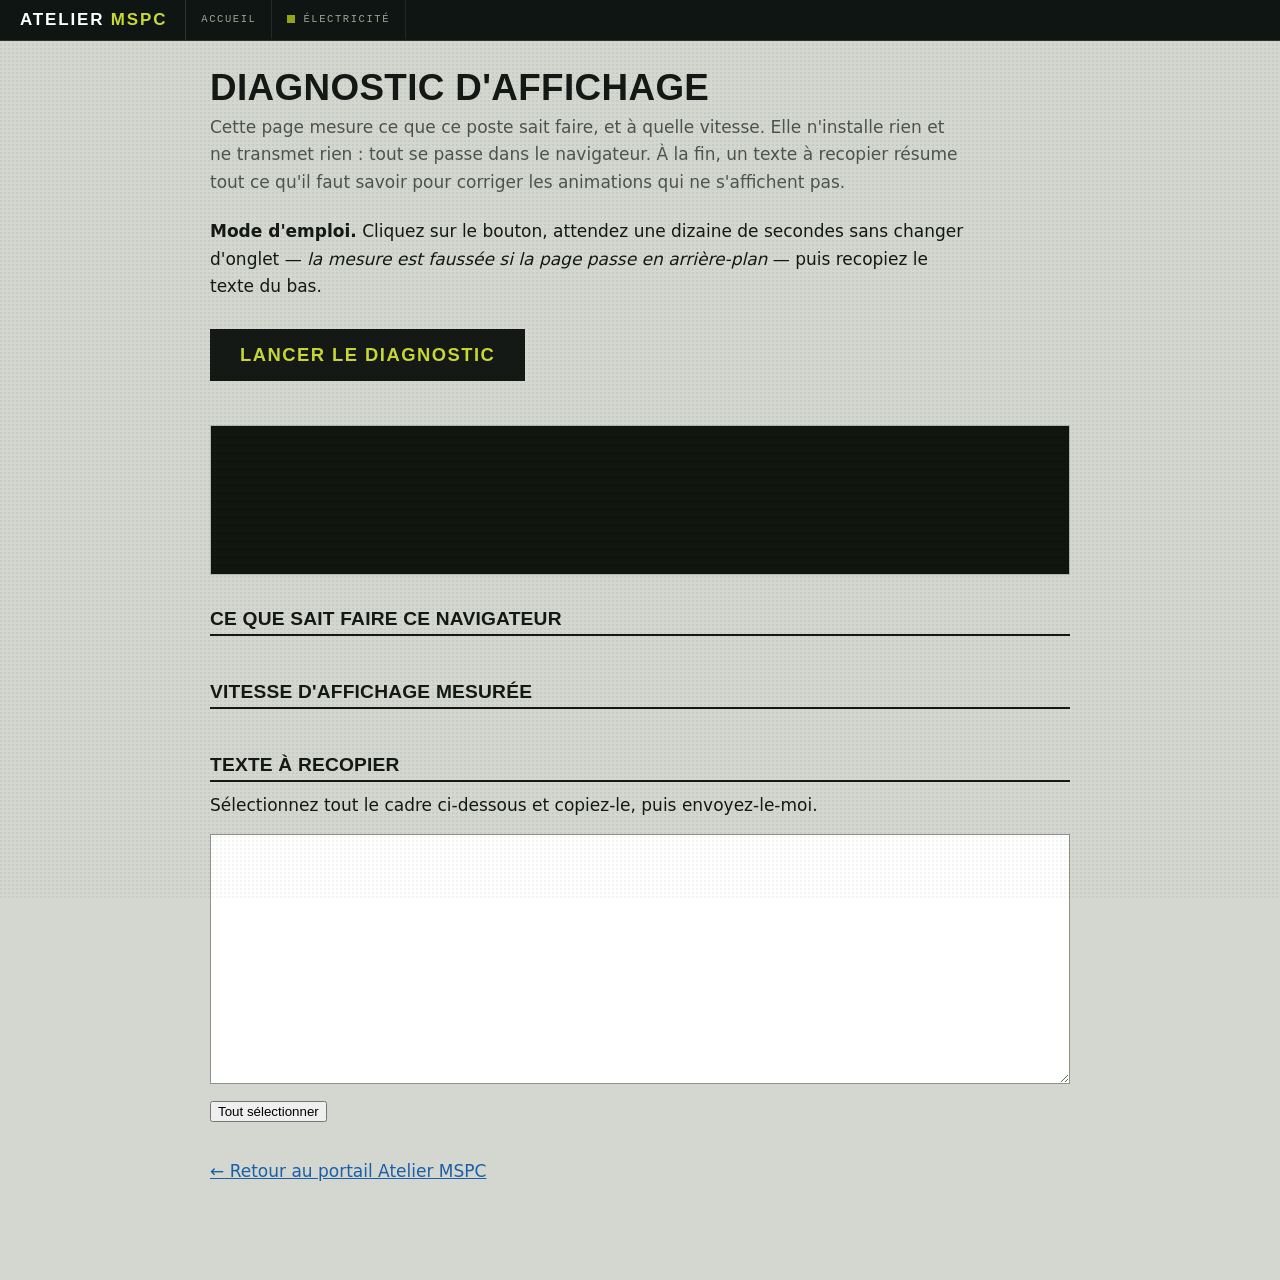
<file: diagnostic.html>
<!DOCTYPE html>
<html lang="fr">
<head>
<meta charset="utf-8">
<meta name="viewport" content="width=device-width, initial-scale=1">
<meta name="robots" content="noindex">
<title>Diagnostic — Atelier MSPC</title>
<link rel="stylesheet" href="assets/site.css">
<style>
/* Cette page ne charge PAS assets/site.js : elle doit mesurer ce que le
   navigateur sait faire NATIVEMENT, avant tout correctif du site. */
:root{--accent:#93a415; --accent-clair:#c8d834}
.diag{max-width:900px; margin:0 auto; padding:0 20px 80px}
.diag h1{font-size:clamp(1.6rem,4vw,2.3rem); text-transform:uppercase; margin:28px 0 6px}
.diag h2{font-size:1.2rem; text-transform:uppercase; margin:34px 0 10px;
  border-bottom:2px solid var(--encre); padding-bottom:5px}
.diag p{max-width:70ch}
#go{background:var(--encre); color:var(--accent-clair); border:none; cursor:pointer;
  font-family:"Saira Condensed",sans-serif; font-weight:700; font-size:1.15rem;
  text-transform:uppercase; letter-spacing:.08em; padding:15px 30px; margin:14px 0}
#go:hover{background:var(--accent); color:#10160f}
#go[disabled]{opacity:.5; cursor:default}
table.res{width:100%; border-collapse:collapse; margin:12px 0; background:var(--papier)}
table.res td{border:1px solid #c3c8bd; padding:7px 11px; font-size:.92rem; vertical-align:top}
table.res td:first-child{width:38%; color:var(--encre-doux)}
table.res td.v{font-family:"IBM Plex Mono",monospace; font-size:.85rem}
.ok{color:#3d6b1f; font-weight:600}
.ko{color:#b32017; font-weight:600}
.moy{color:#a06a10; font-weight:600}
#banc{border:1px solid #b0b6ab; background:#11160f; display:block; width:100%; height:150px; margin:10px 0}
#etat{font-family:"IBM Plex Mono",monospace; font-size:.9rem; color:var(--encre-doux); min-height:1.4em}
#rapport{width:100%; height:250px; font-family:"IBM Plex Mono",monospace; font-size:12px;
  border:1px solid #8d938a; padding:11px; background:#fff; color:#151916}
.verdict{border:2px solid var(--encre); background:#fff; padding:15px 19px; margin:18px 0}
.verdict b{display:block; font-family:"Saira Condensed",sans-serif; font-size:1.25rem;
  text-transform:uppercase; margin-bottom:6px}
</style>
</head>
<body>

<nav class="sitenav" aria-label="Navigation entre les cours">
  <a class="marque" href="index.html"><span class="sig">Atelier <b>MSPC</b></span></a>
  <div class="liens">
    <a href="index.html">Accueil</a>
    <a class="m-elec" href="electricite.html"><i class="pastille"></i>Électricité</a>
  </div>
</nav>

<div class="diag">

<h1>Diagnostic d'affichage</h1>
<p class="section-intro">Cette page mesure ce que ce poste sait faire, et à quelle vitesse. Elle
n'installe rien et ne transmet rien : tout se passe dans le navigateur. À la fin, un texte à recopier
résume tout ce qu'il faut savoir pour corriger les animations qui ne s'affichent pas.</p>

<p><strong>Mode d'emploi.</strong> Cliquez sur le bouton, attendez une dizaine de secondes sans changer
d'onglet — <em>la mesure est faussée si la page passe en arrière-plan</em> — puis recopiez le texte du bas.</p>

<button id="go" type="button">Lancer le diagnostic</button>
<div id="etat"></div>

<canvas id="banc" width="880" height="150" aria-label="Zone de mesure de la vitesse d'affichage"></canvas>

<h2>Ce que sait faire ce navigateur</h2>
<table class="res" id="tsupport"><tbody></tbody></table>

<h2>Vitesse d'affichage mesurée</h2>
<table class="res" id="tperf"><tbody></tbody></table>

<div id="verdict"></div>

<h2>Texte à recopier</h2>
<p>Sélectionnez tout le cadre ci-dessous et copiez-le, puis envoyez-le-moi.</p>
<textarea id="rapport" readonly spellcheck="false"></textarea>
<button id="copier" type="button" style="margin-top:8px">Tout sélectionner</button>

<p style="margin-top:34px"><a href="index.html">← Retour au portail Atelier MSPC</a></p>
</div>

<script>
/* Ecrit en ES5 strict, sans fonction flechee ni let/const : cette page doit
   pouvoir s'executer sur le navigateur qui pose probleme, y compris tres
   ancien. Aucune dependance, aucun reseau. */
(function(){
  "use strict";

  var L = [];                                   /* les lignes du rapport */
  function el(id){ return document.getElementById(id); }
  function maintenant(){
    return (window.performance && performance.now) ? performance.now() : new Date().getTime();
  }
  var raf = window.requestAnimationFrame || window.webkitRequestAnimationFrame ||
            window.mozRequestAnimationFrame ||
            function(f){ return window.setTimeout(function(){ f(maintenant()); }, 16); };

  function ligne(table, nom, valeur, classe){
    var tr = document.createElement('tr');
    var a = document.createElement('td'); a.appendChild(document.createTextNode(nom));
    var b = document.createElement('td'); b.className = 'v ' + (classe || '');
    b.appendChild(document.createTextNode(valeur));
    tr.appendChild(a); tr.appendChild(b);
    el(table).getElementsByTagName('tbody')[0].appendChild(tr);
    L.push(nom + ' : ' + valeur);
  }

  /* ---------------- ce que le navigateur sait faire ---------------- */
  function support(){
    var cv = document.createElement('canvas');
    var ctx = cv.getContext ? cv.getContext('2d') : null;

    ligne('tsupport', 'Navigateur', navigator.userAgent);
    ligne('tsupport', 'Fenêtre', window.innerWidth + ' × ' + window.innerHeight + ' pixels');
    var dpr = window.devicePixelRatio || 1;
    ligne('tsupport', 'Densité d’écran (devicePixelRatio)', String(dpr),
          dpr > 1 ? 'moy' : 'ok');

    ligne('tsupport', 'Canvas 2D', ctx ? 'oui' : 'NON', ctx ? 'ok' : 'ko');
    ligne('tsupport', 'requestAnimationFrame',
          window.requestAnimationFrame ? 'oui' : 'NON (remplacé par une minuterie)',
          window.requestAnimationFrame ? 'ok' : 'ko');
    ligne('tsupport', 'IntersectionObserver',
          ('IntersectionObserver' in window) ? 'oui' : 'non (les figures tourneront toutes en même temps)',
          ('IntersectionObserver' in window) ? 'ok' : 'moy');

    var manquantes = [];
    if(!Math.hypot) manquantes.push('Math.hypot');
    if(!Math.log10) manquantes.push('Math.log10');
    if(ctx && !ctx.ellipse) manquantes.push('ctx.ellipse');
    if(ctx && !ctx.setLineDash) manquantes.push('ctx.setLineDash');
    ligne('tsupport', 'Fonctions de dessin manquantes',
          manquantes.length ? manquantes.join(', ') + '  (corrigées par le site)' : 'aucune',
          manquantes.length ? 'moy' : 'ok');

    var rm = window.matchMedia && window.matchMedia('(prefers-reduced-motion: reduce)').matches;
    ligne('tsupport', 'Animations réduites par le système', rm ? 'OUI' : 'non', rm ? 'ko' : 'ok');
    return ctx;
  }

  /* ---------------- les trois mesures de vitesse ---------------- */
  var cv = el('banc'), ctx = cv.getContext('2d');
  var RES = {};

  /* Une image representative d'une figure du cours : un fond, des
     particules, des traits et du texte. */
  function dessiner(t, n){
    var W = cv.width / RES.dpr, H = cv.height / RES.dpr, i;
    ctx.fillStyle = '#11160f'; ctx.fillRect(0, 0, W, H);
    ctx.strokeStyle = 'rgba(255,255,255,.06)'; ctx.lineWidth = 1;
    for(i = 0; i < W; i += 34){ ctx.beginPath(); ctx.moveTo(i, 0); ctx.lineTo(i, H); ctx.stroke(); }
    for(i = 0; i < n; i++){
      var x = (W / 2) + Math.cos(t * 0.002 + i) * (W / 2 - 20) * Math.sin(i);
      var y = (H / 2) + Math.sin(t * 0.003 + i * 1.7) * (H / 2 - 14);
      ctx.fillStyle = (i % 3) ? '#c8d834' : '#7fd4ff';
      ctx.beginPath(); ctx.arc(x, y, 5, 0, 6.2832); ctx.fill();
      ctx.strokeStyle = 'rgba(192,118,54,.55)'; ctx.lineWidth = 2;
      ctx.beginPath(); ctx.moveTo(x, y); ctx.lineTo(W / 2, H / 2); ctx.stroke();
    }
    ctx.fillStyle = '#c8d834';
    ctx.font = '13px "IBM Plex Mono",monospace';
    ctx.fillText('MESURE EN COURS', 16, 24);
  }

  /* La vue « liquide » calcule les forces entre toutes les paires de
     molecules : c'est le calcul le plus lourd du site. */
  function physique(n){
    var P = [], i, j, dx, dy, d;
    for(i = 0; i < n; i++) P.push({ x: Math.random() * 300, y: Math.random() * 120, fx: 0, fy: 0 });
    for(i = 0; i < n; i++){
      for(j = i + 1; j < n; j++){
        dx = P[j].x - P[i].x; dy = P[j].y - P[i].y;
        d = Math.sqrt(dx * dx + dy * dy) || 1;
        P[i].fx += dx / d; P[i].fy += dy / d;
        P[j].fx -= dx / d; P[j].fy -= dy / d;
      }
    }
    return P.length;
  }

  function mesurer(nom, dpr, particules, physiqueN, suite){
    RES.dpr = dpr;
    cv.width = Math.round(880 * dpr);
    cv.height = Math.round(150 * dpr);
    ctx.setTransform(dpr, 0, 0, dpr, 0, 0);
    el('etat').innerHTML = nom + '…';

    var images = 0, t0 = maintenant(), pire = 0, precedent = t0;
    function boucle(){
      var t = maintenant();
      var dt = t - precedent; precedent = t;
      if(images > 2 && dt > pire) pire = dt;
      if(physiqueN) physique(physiqueN);
      dessiner(t, particules);
      images++;
      if(t - t0 < 1600) raf(boucle);
      else {
        var fps = images / ((t - t0) / 1000);
        suite(fps, pire);
      }
    }
    raf(boucle);
  }

  function juger(fps){
    if(fps >= 45) return ['fluide', 'ok'];
    if(fps >= 22) return ['acceptable', 'moy'];
    return ['TROP LENT', 'ko'];
  }

  function lancer(){
    el('go').disabled = true;
    ctx = cv.getContext('2d');
    support();
    var dprReel = window.devicePixelRatio || 1;

    mesurer('Mesure 1 sur 3 — résolution simple', 1, 60, 0, function(f1, p1){
      var j1 = juger(f1);
      ligne('tperf', 'Résolution simple (1×), figure légère',
            Math.round(f1) + ' images/s — ' + j1[0], j1[1]);

      mesurer('Mesure 2 sur 3 — résolution de l’écran', dprReel, 60, 0, function(f2, p2){
        var j2 = juger(f2);
        ligne('tperf', 'Résolution de l’écran (' + dprReel + '×), figure légère',
              Math.round(f2) + ' images/s — ' + j2[0], j2[1]);

        mesurer('Mesure 3 sur 3 — figure lourde', dprReel, 60, 90, function(f3, p3){
          var j3 = juger(f3);
          ligne('tperf', 'Figure lourde (liquide, plasma, métal)',
                Math.round(f3) + ' images/s — ' + j3[0], j3[1]);
          ligne('tperf', 'Image la plus longue', Math.round(p3) + ' ms',
                p3 > 100 ? 'ko' : (p3 > 45 ? 'moy' : 'ok'));
          el('etat').innerHTML = 'Diagnostic terminé.';
          conclure(f1, f2, f3);
        });
      });
    });
  }

  function conclure(f1, f2, f3){
    var titre, texte;
    ctx.fillStyle = '#11160f';
    ctx.fillRect(0, 0, cv.width / RES.dpr, cv.height / RES.dpr);
    ctx.fillStyle = '#c8d834'; ctx.font = '13px "IBM Plex Mono",monospace';
    ctx.fillText('MESURE TERMINEE', 16, 24);
    if(f3 < 22 && f1 >= 45){
      titre = 'Ce poste ne suit pas sur les figures lourdes';
      texte = 'La résolution simple passe bien, mais les figures chargées s’effondrent. ' +
              'C’est très probablement la cause des animations figées. Le site abaisse ' +
              'désormais la résolution tout seul, mais il faudra sans doute aussi alléger ' +
              'ces trois vues. Signalez ce rapport.';
    } else if(f1 < 22){
      titre = 'L’accélération matérielle semble désactivée';
      texte = 'Même la figure la plus légère est lente, ce qui n’est pas normal. ' +
              'Vérifiez dans le navigateur : tapez edge://gpu ou chrome://gpu dans la barre ' +
              'd’adresse et cherchez la ligne « Canvas ». Si elle indique « Software only », ' +
              'l’accélération est coupée. Signalez ce rapport.';
    } else if(f2 < 30 && f1 >= 45){
      titre = 'C’est la haute résolution qui coûte cher';
      texte = 'La figure passe bien en résolution simple mais pas à la résolution de l’écran. ' +
              'Le site le détecte maintenant et bascule automatiquement. Rechargez avec ' +
              'Ctrl + Maj + R et réessayez les animations.';
    } else {
      titre = 'Ce poste est capable d’afficher les animations';
      texte = 'Les vitesses mesurées sont correctes. Si une figure reste malgré tout figée, ' +
              'c’est une erreur de programme et non un problème de machine : elle doit ' +
              'maintenant s’afficher en rouge sur la figure. Recopiez-la avec ce rapport.';
    }
    var d = document.createElement('div');
    d.className = 'verdict';
    var b = document.createElement('b'); b.appendChild(document.createTextNode(titre));
    var p = document.createElement('p'); p.style.margin = '0';
    p.appendChild(document.createTextNode(texte));
    d.appendChild(b); d.appendChild(p);
    el('verdict').appendChild(d);

    L.push('');
    L.push('VERDICT : ' + titre);
    el('rapport').value = '=== DIAGNOSTIC ATELIER MSPC ===\n' + L.join('\n') + '\n';
  }

  el('go').onclick = lancer;
  el('copier').onclick = function(){
    var t = el('rapport');
    t.focus(); t.select();
    try{ document.execCommand('copy'); this.innerHTML = 'Copié'; }
    catch(e){ this.innerHTML = 'Sélectionné — faites Ctrl + C'; }
  };
})();
</script>
</body>
</html>
</file>
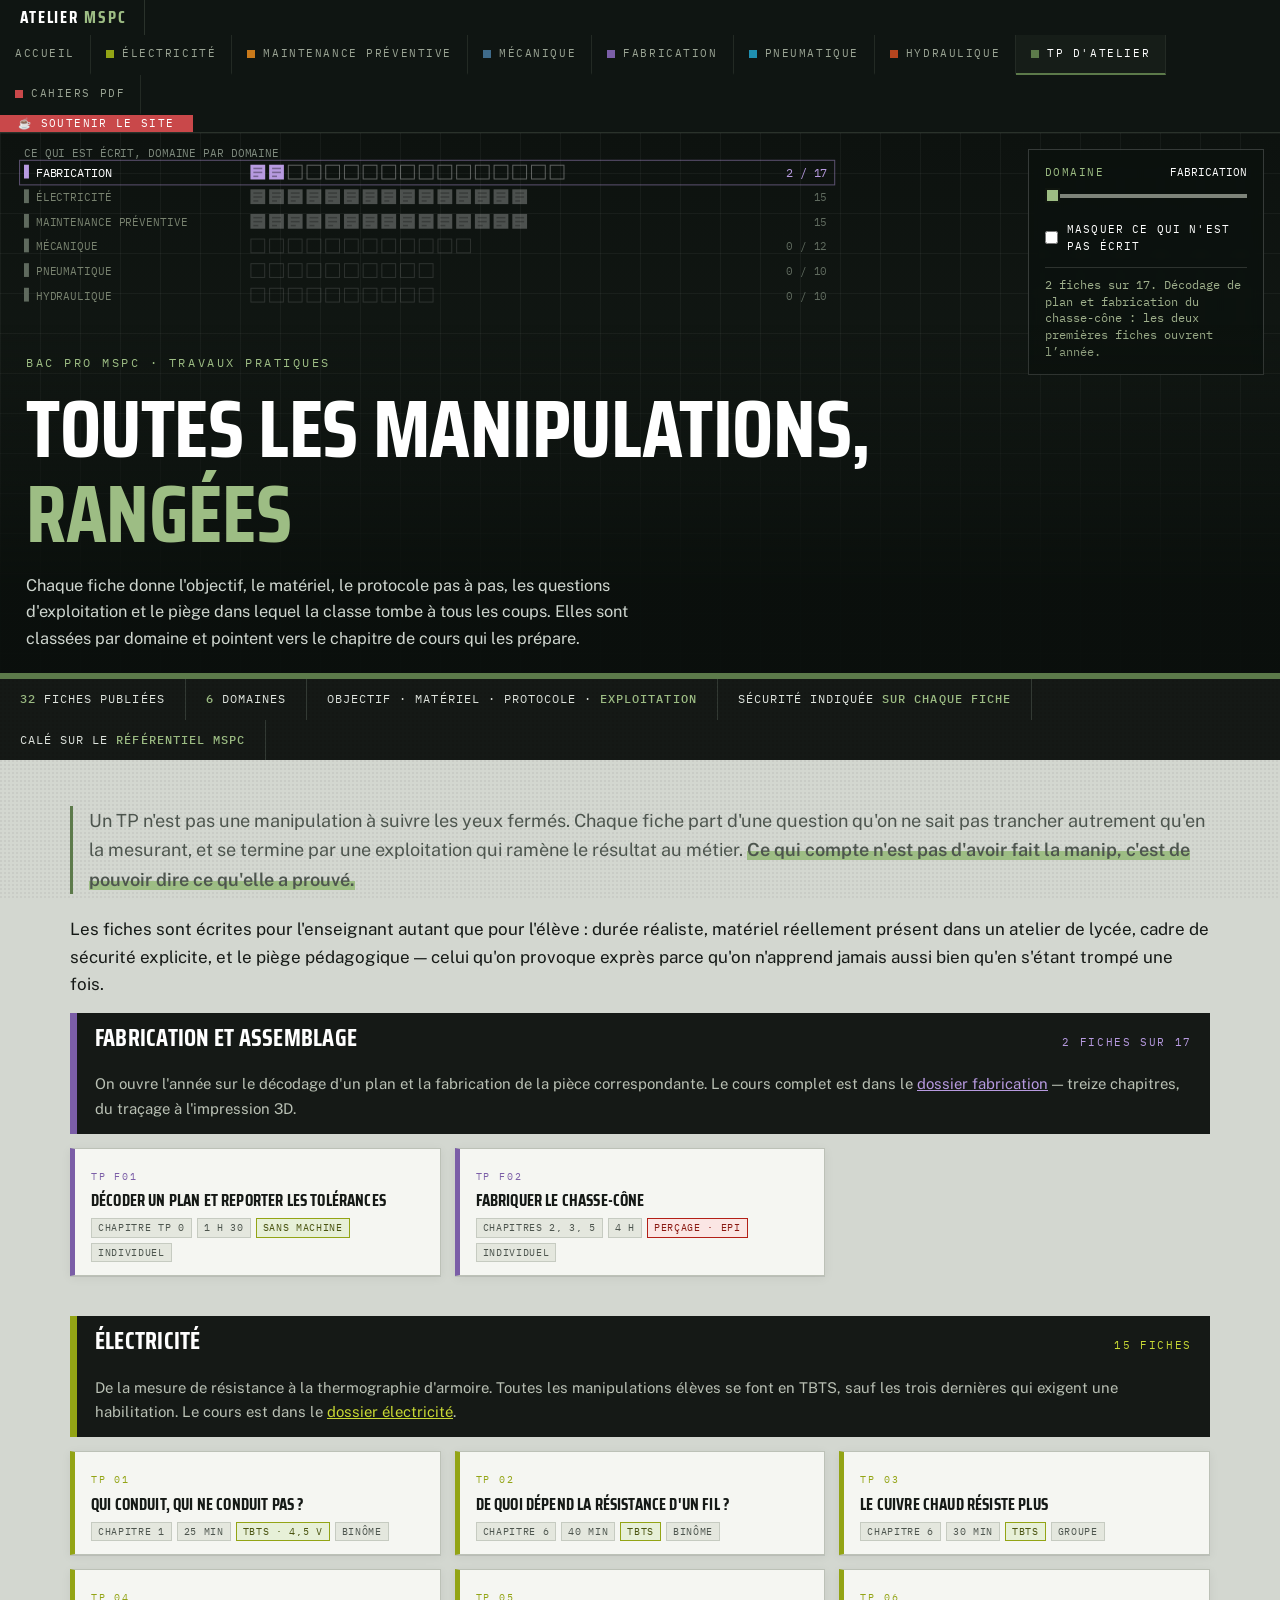
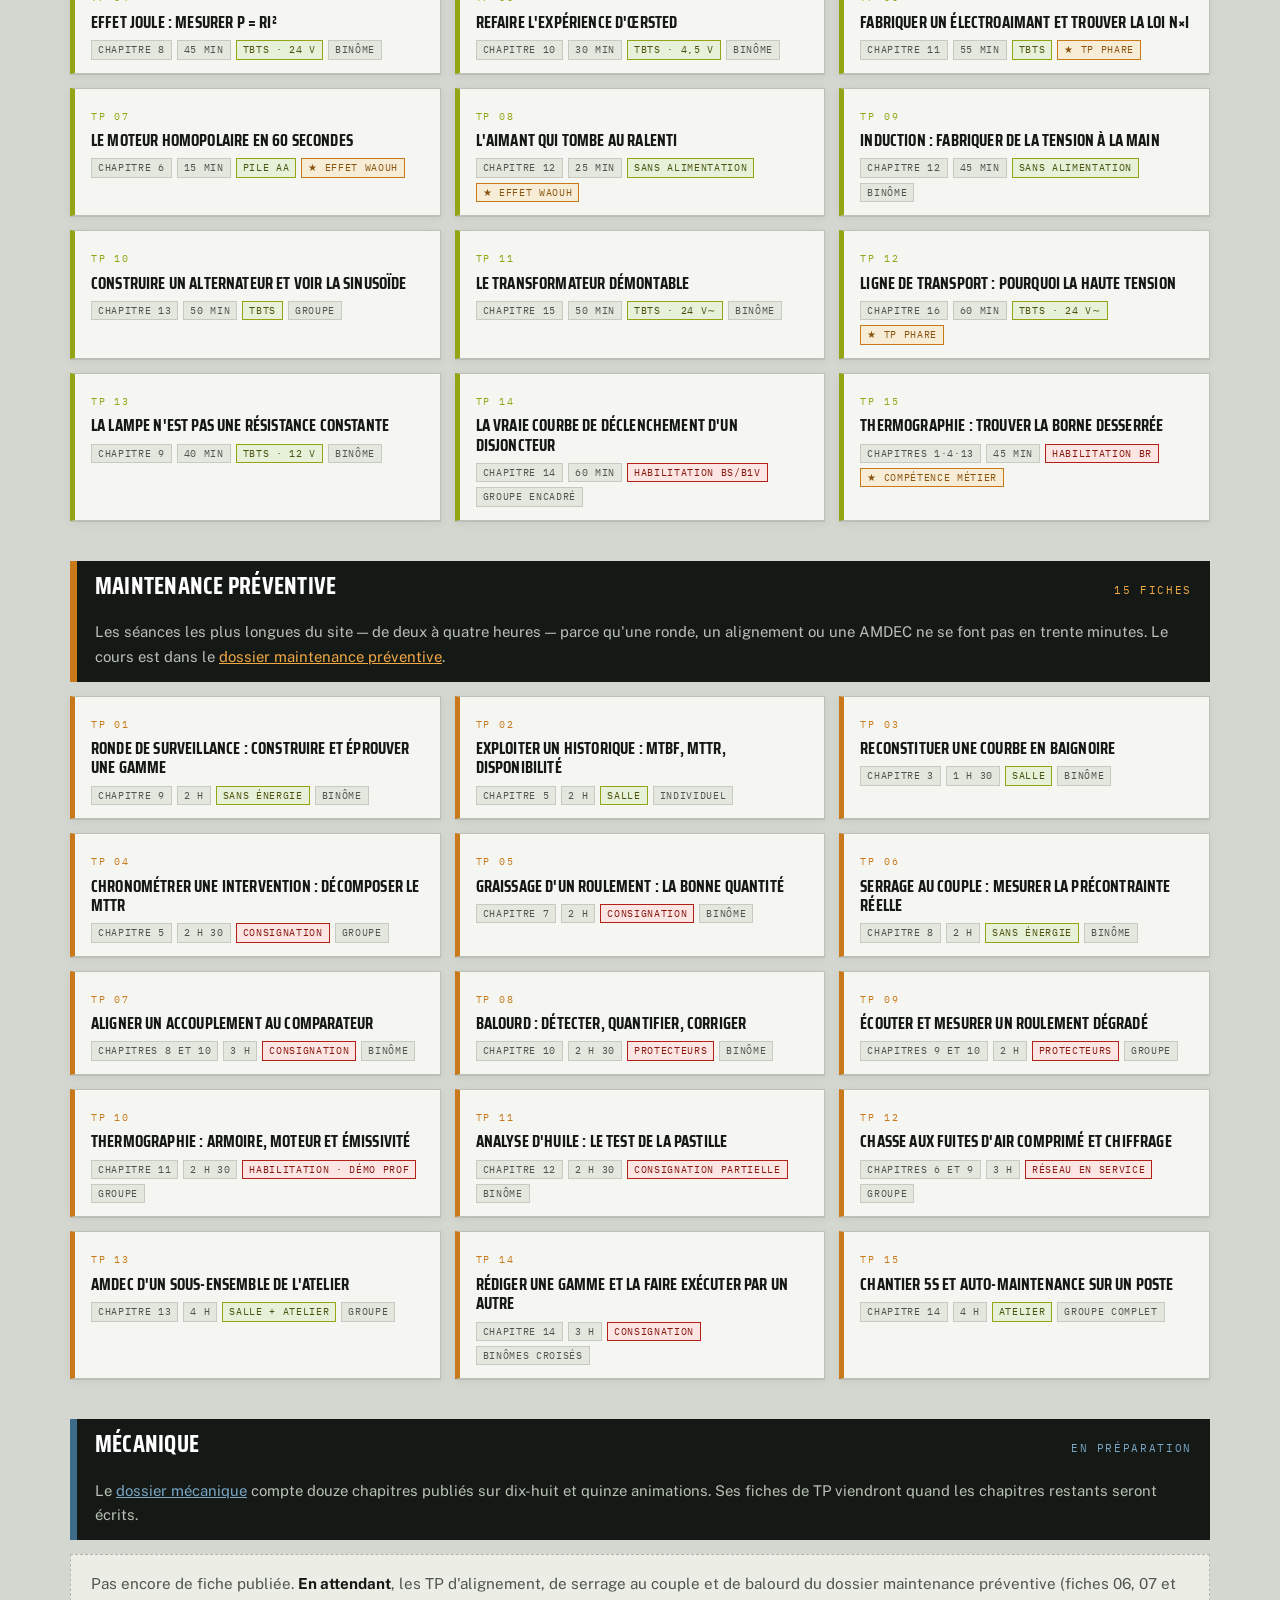
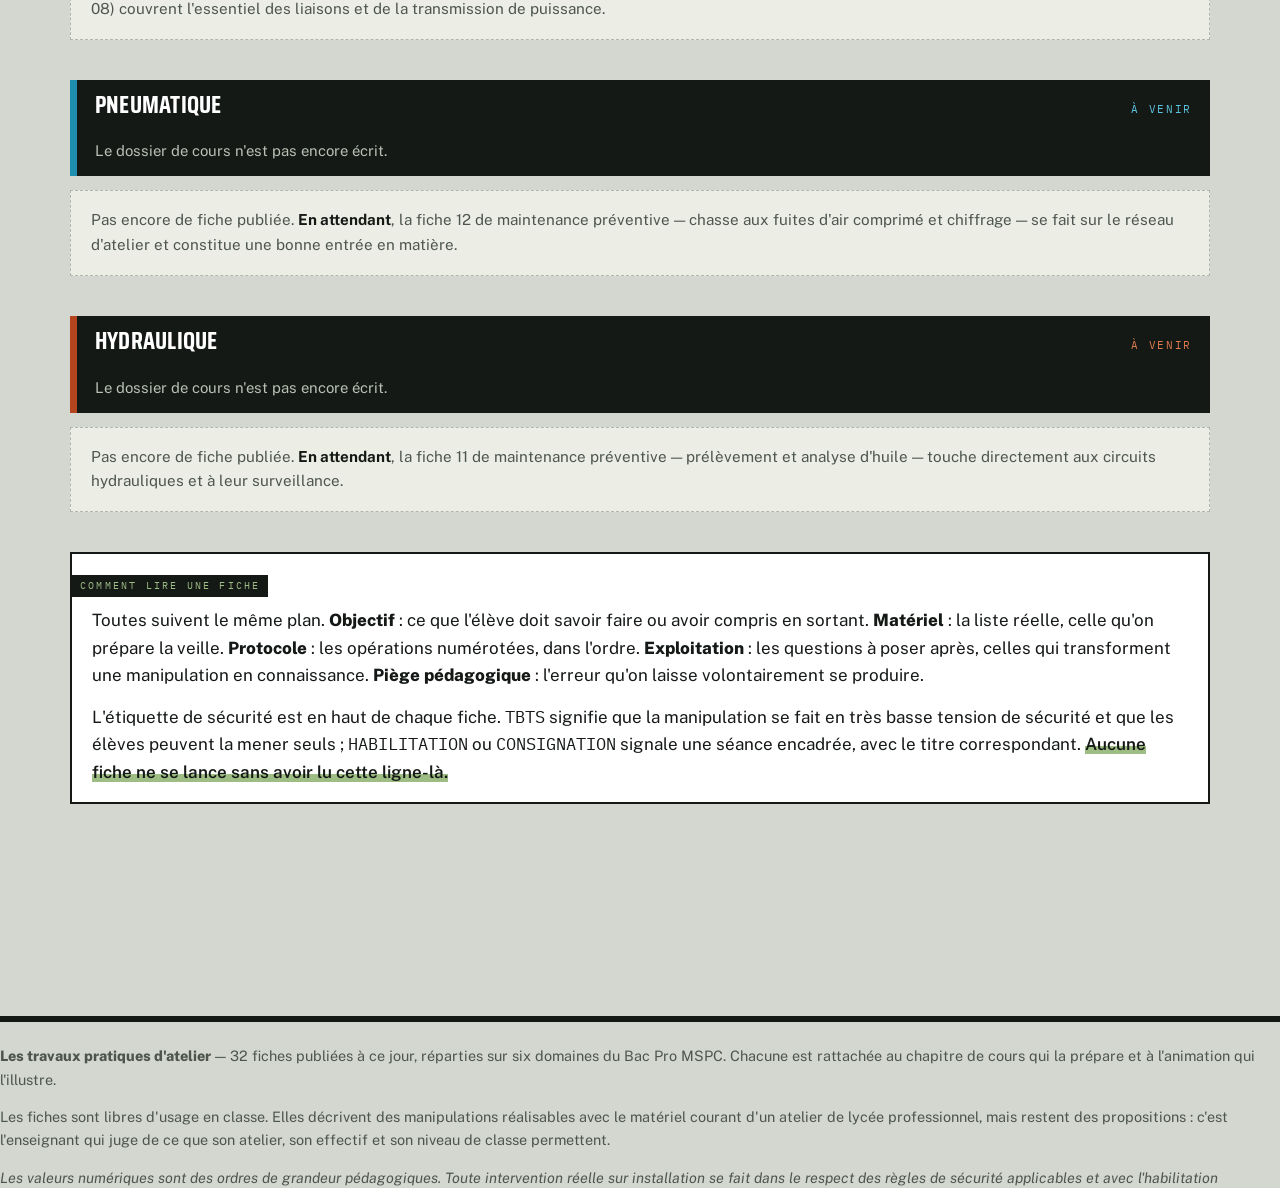
<file: tp.html>
<!DOCTYPE html>
<html lang="fr">
<head>
<meta charset="utf-8">
<meta name="viewport" content="width=device-width, initial-scale=1">
<title>Les travaux pratiques d'atelier — Atelier MSPC</title>
<meta name="description" content="Toutes les fiches de travaux pratiques du Bac Pro MSPC, classées par domaine : fabrication, électricité, mécanique, hydraulique, pneumatique, maintenance préventive. Objectif, matériel, protocole, exploitation et piège pédagogique.">
<link rel="preconnect" href="https://fonts.googleapis.com">
<link rel="preconnect" href="https://fonts.gstatic.com" crossorigin>
<link href="https://fonts.googleapis.com/css2?family=Saira+Condensed:wght@500;600;700&family=Public+Sans:ital,wght@0,400;0,600;0,800;1,400&family=IBM+Plex+Mono:wght@400;500;600&display=swap" rel="stylesheet">
<link rel="stylesheet" href="assets/site.css">
<script src="assets/site.js"></script>
<style>
:root{--accent:#5c7a4a; --accent-clair:#9dbd84}
.hero-canvas-wrap{height:min(66vh,540px); min-height:420px}

/* Un domaine : bandeau sombre, puis la grille de ses fiches. */
.dom{margin:0 0 14px; padding:13px 18px; background:var(--encre); color:#fff;
  display:flex; align-items:baseline; gap:16px; flex-wrap:wrap;
  border-left:7px solid var(--m-accent,var(--accent))}
.dom h2{margin:0; font-size:1.5rem; text-transform:uppercase; border:none; color:#fff; padding:0}
.dom .cpt{font-family:"IBM Plex Mono",monospace; font-size:11px; letter-spacing:.15em;
  text-transform:uppercase; color:var(--m-accent-clair,var(--accent-clair)); margin-left:auto}
.dom p{margin:5px 0 0; flex:1 1 100%; font-size:.93rem; color:#b9c0b4}
.dom a{color:var(--m-accent-clair,var(--accent-clair))}

.tp-grille{display:grid; grid-template-columns:repeat(auto-fill,minmax(310px,1fr));
  gap:14px; margin:0 0 40px}
.fiche-tp{display:block; background:var(--papier); border:1px solid #bcc1b7;
  border-left:5px solid var(--m-accent,var(--accent)); padding:12px 16px 13px;
  text-decoration:none; color:inherit; box-shadow:var(--ombre)}
.fiche-tp:hover{background:#fff; border-left-width:9px; padding-left:12px}
.fiche-tp .ref{font-family:"IBM Plex Mono",monospace; font-size:10px; letter-spacing:.18em;
  text-transform:uppercase; color:var(--m-accent,var(--accent))}
.fiche-tp h4{margin:3px 0 8px; font-size:1.04rem; text-transform:uppercase; line-height:1.16}
.fiche-tp .m{display:flex; flex-wrap:wrap; gap:5px}
.fiche-tp .m span{font-family:"IBM Plex Mono",monospace; font-size:9.5px; letter-spacing:.07em;
  text-transform:uppercase; background:#e4e7de; border:1px solid #c6cbc1; padding:1px 6px;
  color:var(--encre-doux)}
.fiche-tp .m span.hab{background:#fbe6e4; border-color:var(--danger); color:#8a1811}
.fiche-tp .m span.ok{background:#e7f0d8; border-color:#93a415; color:#4a5410}
.fiche-tp .m span.phare{background:#f7edd6; border-color:#c9791a; color:#8a5410}

.vide{border:1px dashed #b0b6ab; background:#eceee6; padding:17px 20px; margin:0 0 40px;
  color:var(--encre-doux); font-size:.95rem}
.vide b{color:var(--encre)}
@media (max-width:640px){.dom .cpt{margin-left:0}}
</style>
</head>
<body>

<nav class="sitenav" aria-label="Navigation entre les cours">
  <a class="marque" href="index.html"><span class="sig">Atelier <b>MSPC</b></span></a>
  <div class="liens">
    <a href="index.html">Accueil</a>
    <a class="m-elec" href="electricite.html"><i class="pastille"></i>Électricité</a>
    <a class="m-maint" href="maintenance-preventive.html"><i class="pastille"></i>Maintenance préventive</a>
    <a class="m-meca" href="mecanique.html"><i class="pastille"></i>Mécanique</a>
    <a class="m-fab" href="fabrication.html"><i class="pastille"></i>Fabrication</a>
    <a class="m-pneu" href="pneumatique.html"><i class="pastille"></i>Pneumatique</a>
    <a class="m-hydro" href="hydraulique.html"><i class="pastille"></i>Hydraulique</a>
    <a class="m-tp" href="tp.html" aria-current="page"><i class="pastille"></i>TP d'atelier</a>
    <a class="m-cahier" href="cahiers.html"><i class="pastille"></i>Cahiers PDF</a>
  </div>
  <a class="soutenir" href="https://ko-fi.com/topinambourrutabaga" target="_blank" rel="noopener">☕ Soutenir le site</a>
</nav>

<header class="hero">
  <div class="hero-canvas-wrap">
    <canvas id="htp" aria-label="Animation : les fiches de travaux pratiques disponibles dans chacun des six domaines"></canvas>
    <div class="hero-ctrl">
      <label>Domaine <span id="hdl">Fabrication</span></label>
      <input type="range" id="hd" min="0" max="5" value="0" aria-label="Domaine">
      <label class="switch"><input type="checkbox" id="hp"><span>Masquer ce qui n'est pas écrit</span></label>
      <div class="verdict" id="hverdict"></div>
    </div>
    <div class="hero-text">
      <span class="eyebrow">Bac Pro MSPC · Travaux pratiques</span>
      <h1>Toutes les manipulations,<br><em>rangées</em></h1>
      <p>Chaque fiche donne l'objectif, le matériel, le protocole pas à pas, les questions d'exploitation et le piège dans lequel la classe tombe à tous les coups. Elles sont classées par domaine et pointent vers le chapitre de cours qui les prépare.</p>
    </div>
  </div>
</header>

<div class="meta-bar">
  <div><b>32</b> fiches publiées</div>
  <div><b>6</b> domaines</div>
  <div>Objectif · matériel · protocole · <b>exploitation</b></div>
  <div>Sécurité indiquée <b>sur chaque fiche</b></div>
  <div>Calé sur le <b>référentiel MSPC</b></div>
</div>

<div class="wrap">

<p class="lede">Un TP n'est pas une manipulation à suivre les yeux fermés. Chaque fiche part d'une question qu'on ne sait pas trancher autrement qu'en la mesurant, et se termine par une exploitation qui ramène le résultat au métier. <span class="cle">Ce qui compte n'est pas d'avoir fait la manip, c'est de pouvoir dire ce qu'elle a prouvé.</span></p>

<p>Les fiches sont écrites pour l'enseignant autant que pour l'élève : durée réaliste, matériel réellement présent dans un atelier de lycée, cadre de sécurité explicite, et le piège pédagogique — celui qu'on provoque exprès parce qu'on n'apprend jamais aussi bien qu'en s'étant trompé une fois.</p>

<!-- ================== FABRICATION ================== -->
<section class="m-fab" id="d-fab">
  <div class="dom">
    <h2>Fabrication et assemblage</h2>
    <span class="cpt">2 fiches sur 17</span>
    <p>On ouvre l'année sur le décodage d'un plan et la fabrication de la pièce correspondante. Le cours complet est dans le <a href="fabrication.html">dossier fabrication</a> — treize chapitres, du traçage à l'impression 3D.</p>
  </div>
  <div class="tp-grille">
    <a class="fiche-tp" href="fabrication.html#tp-fab-01">
      <span class="ref">TP F01</span>
      <h4>Décoder un plan et reporter les tolérances</h4>
      <div class="m"><span>Chapitre TP 0</span><span>1 h 30</span><span class="ok">Sans machine</span><span>Individuel</span></div>
    </a>
    <a class="fiche-tp" href="fabrication.html#tp-fab-02">
      <span class="ref">TP F02</span>
      <h4>Fabriquer le chasse-cône</h4>
      <div class="m"><span>Chapitres 2, 3, 5</span><span>4 h</span><span class="hab">Perçage · EPI</span><span>Individuel</span></div>
    </a>
  </div>
</section>

<!-- ================== ÉLECTRICITÉ ================== -->
<section class="m-elec" id="d-elec">
  <div class="dom">
    <h2>Électricité</h2>
    <span class="cpt">15 fiches</span>
    <p>De la mesure de résistance à la thermographie d'armoire. Toutes les manipulations élèves se font en TBTS, sauf les trois dernières qui exigent une habilitation. Le cours est dans le <a href="electricite.html">dossier électricité</a>.</p>
  </div>
  <div class="tp-grille">
    <a class="fiche-tp" href="electricite.html#tp-elec-01"><span class="ref">TP 01</span><h4>Qui conduit, qui ne conduit pas ?</h4><div class="m"><span>Chapitre 1</span><span>25 min</span><span class="ok">TBTS · 4,5 V</span><span>Binôme</span></div></a>
    <a class="fiche-tp" href="electricite.html#tp-elec-02"><span class="ref">TP 02</span><h4>De quoi dépend la résistance d'un fil ?</h4><div class="m"><span>Chapitre 6</span><span>40 min</span><span class="ok">TBTS</span><span>Binôme</span></div></a>
    <a class="fiche-tp" href="electricite.html#tp-elec-03"><span class="ref">TP 03</span><h4>Le cuivre chaud résiste plus</h4><div class="m"><span>Chapitre 6</span><span>30 min</span><span class="ok">TBTS</span><span>Groupe</span></div></a>
    <a class="fiche-tp" href="electricite.html#tp-elec-04"><span class="ref">TP 04</span><h4>Effet Joule : mesurer P = RI²</h4><div class="m"><span>Chapitre 8</span><span>45 min</span><span class="ok">TBTS · 24 V</span><span>Binôme</span></div></a>
    <a class="fiche-tp" href="electricite.html#tp-elec-05"><span class="ref">TP 05</span><h4>Refaire l'expérience d'Œrsted</h4><div class="m"><span>Chapitre 10</span><span>30 min</span><span class="ok">TBTS · 4,5 V</span><span>Binôme</span></div></a>
    <a class="fiche-tp" href="electricite.html#tp-elec-06"><span class="ref">TP 06</span><h4>Fabriquer un électroaimant et trouver la loi N×I</h4><div class="m"><span>Chapitre 11</span><span>55 min</span><span class="ok">TBTS</span><span class="phare">★ TP phare</span></div></a>
    <a class="fiche-tp" href="electricite.html#tp-elec-07"><span class="ref">TP 07</span><h4>Le moteur homopolaire en 60 secondes</h4><div class="m"><span>Chapitre 6</span><span>15 min</span><span class="ok">Pile AA</span><span class="phare">★ Effet waouh</span></div></a>
    <a class="fiche-tp" href="electricite.html#tp-elec-08"><span class="ref">TP 08</span><h4>L'aimant qui tombe au ralenti</h4><div class="m"><span>Chapitre 12</span><span>25 min</span><span class="ok">Sans alimentation</span><span class="phare">★ Effet waouh</span></div></a>
    <a class="fiche-tp" href="electricite.html#tp-elec-09"><span class="ref">TP 09</span><h4>Induction : fabriquer de la tension à la main</h4><div class="m"><span>Chapitre 12</span><span>45 min</span><span class="ok">Sans alimentation</span><span>Binôme</span></div></a>
    <a class="fiche-tp" href="electricite.html#tp-elec-10"><span class="ref">TP 10</span><h4>Construire un alternateur et voir la sinusoïde</h4><div class="m"><span>Chapitre 13</span><span>50 min</span><span class="ok">TBTS</span><span>Groupe</span></div></a>
    <a class="fiche-tp" href="electricite.html#tp-elec-11"><span class="ref">TP 11</span><h4>Le transformateur démontable</h4><div class="m"><span>Chapitre 15</span><span>50 min</span><span class="ok">TBTS · 24 V∼</span><span>Binôme</span></div></a>
    <a class="fiche-tp" href="electricite.html#tp-elec-12"><span class="ref">TP 12</span><h4>Ligne de transport : pourquoi la haute tension</h4><div class="m"><span>Chapitre 16</span><span>60 min</span><span class="ok">TBTS · 24 V∼</span><span class="phare">★ TP phare</span></div></a>
    <a class="fiche-tp" href="electricite.html#tp-elec-13"><span class="ref">TP 13</span><h4>La lampe n'est pas une résistance constante</h4><div class="m"><span>Chapitre 9</span><span>40 min</span><span class="ok">TBTS · 12 V</span><span>Binôme</span></div></a>
    <a class="fiche-tp" href="electricite.html#tp-elec-14"><span class="ref">TP 14</span><h4>La vraie courbe de déclenchement d'un disjoncteur</h4><div class="m"><span>Chapitre 14</span><span>60 min</span><span class="hab">Habilitation BS/B1V</span><span>Groupe encadré</span></div></a>
    <a class="fiche-tp" href="electricite.html#tp-elec-15"><span class="ref">TP 15</span><h4>Thermographie : trouver la borne desserrée</h4><div class="m"><span>Chapitres 1·4·13</span><span>45 min</span><span class="hab">Habilitation BR</span><span class="phare">★ Compétence métier</span></div></a>
  </div>
</section>

<!-- ================== MAINTENANCE PRÉVENTIVE ================== -->
<section class="m-maint" id="d-maint">
  <div class="dom">
    <h2>Maintenance préventive</h2>
    <span class="cpt">15 fiches</span>
    <p>Les séances les plus longues du site — de deux à quatre heures — parce qu'une ronde, un alignement ou une AMDEC ne se font pas en trente minutes. Le cours est dans le <a href="maintenance-preventive.html">dossier maintenance préventive</a>.</p>
  </div>
  <div class="tp-grille">
    <a class="fiche-tp" href="maintenance-preventive.html#tp-maint-01"><span class="ref">TP 01</span><h4>Ronde de surveillance : construire et éprouver une gamme</h4><div class="m"><span>Chapitre 9</span><span>2 h</span><span class="ok">Sans énergie</span><span>Binôme</span></div></a>
    <a class="fiche-tp" href="maintenance-preventive.html#tp-maint-02"><span class="ref">TP 02</span><h4>Exploiter un historique : MTBF, MTTR, disponibilité</h4><div class="m"><span>Chapitre 5</span><span>2 h</span><span class="ok">Salle</span><span>Individuel</span></div></a>
    <a class="fiche-tp" href="maintenance-preventive.html#tp-maint-03"><span class="ref">TP 03</span><h4>Reconstituer une courbe en baignoire</h4><div class="m"><span>Chapitre 3</span><span>1 h 30</span><span class="ok">Salle</span><span>Binôme</span></div></a>
    <a class="fiche-tp" href="maintenance-preventive.html#tp-maint-04"><span class="ref">TP 04</span><h4>Chronométrer une intervention : décomposer le MTTR</h4><div class="m"><span>Chapitre 5</span><span>2 h 30</span><span class="hab">Consignation</span><span>Groupe</span></div></a>
    <a class="fiche-tp" href="maintenance-preventive.html#tp-maint-05"><span class="ref">TP 05</span><h4>Graissage d'un roulement : la bonne quantité</h4><div class="m"><span>Chapitre 7</span><span>2 h</span><span class="hab">Consignation</span><span>Binôme</span></div></a>
    <a class="fiche-tp" href="maintenance-preventive.html#tp-maint-06"><span class="ref">TP 06</span><h4>Serrage au couple : mesurer la précontrainte réelle</h4><div class="m"><span>Chapitre 8</span><span>2 h</span><span class="ok">Sans énergie</span><span>Binôme</span></div></a>
    <a class="fiche-tp" href="maintenance-preventive.html#tp-maint-07"><span class="ref">TP 07</span><h4>Aligner un accouplement au comparateur</h4><div class="m"><span>Chapitres 8 et 10</span><span>3 h</span><span class="hab">Consignation</span><span>Binôme</span></div></a>
    <a class="fiche-tp" href="maintenance-preventive.html#tp-maint-08"><span class="ref">TP 08</span><h4>Balourd : détecter, quantifier, corriger</h4><div class="m"><span>Chapitre 10</span><span>2 h 30</span><span class="hab">Protecteurs</span><span>Binôme</span></div></a>
    <a class="fiche-tp" href="maintenance-preventive.html#tp-maint-09"><span class="ref">TP 09</span><h4>Écouter et mesurer un roulement dégradé</h4><div class="m"><span>Chapitres 9 et 10</span><span>2 h</span><span class="hab">Protecteurs</span><span>Groupe</span></div></a>
    <a class="fiche-tp" href="maintenance-preventive.html#tp-maint-10"><span class="ref">TP 10</span><h4>Thermographie : armoire, moteur et émissivité</h4><div class="m"><span>Chapitre 11</span><span>2 h 30</span><span class="hab">Habilitation · démo prof</span><span>Groupe</span></div></a>
    <a class="fiche-tp" href="maintenance-preventive.html#tp-maint-11"><span class="ref">TP 11</span><h4>Analyse d'huile : le test de la pastille</h4><div class="m"><span>Chapitre 12</span><span>2 h 30</span><span class="hab">Consignation partielle</span><span>Binôme</span></div></a>
    <a class="fiche-tp" href="maintenance-preventive.html#tp-maint-12"><span class="ref">TP 12</span><h4>Chasse aux fuites d'air comprimé et chiffrage</h4><div class="m"><span>Chapitres 6 et 9</span><span>3 h</span><span class="hab">Réseau en service</span><span>Groupe</span></div></a>
    <a class="fiche-tp" href="maintenance-preventive.html#tp-maint-13"><span class="ref">TP 13</span><h4>AMDEC d'un sous-ensemble de l'atelier</h4><div class="m"><span>Chapitre 13</span><span>4 h</span><span class="ok">Salle + atelier</span><span>Groupe</span></div></a>
    <a class="fiche-tp" href="maintenance-preventive.html#tp-maint-14"><span class="ref">TP 14</span><h4>Rédiger une gamme et la faire exécuter par un autre</h4><div class="m"><span>Chapitre 14</span><span>3 h</span><span class="hab">Consignation</span><span>Binômes croisés</span></div></a>
    <a class="fiche-tp" href="maintenance-preventive.html#tp-maint-15"><span class="ref">TP 15</span><h4>Chantier 5S et auto-maintenance sur un poste</h4><div class="m"><span>Chapitre 14</span><span>4 h</span><span class="ok">Atelier</span><span>Groupe complet</span></div></a>
  </div>
</section>

<!-- ================== MÉCANIQUE ================== -->
<section class="m-meca" id="d-meca">
  <div class="dom">
    <h2>Mécanique</h2>
    <span class="cpt">en préparation</span>
    <p>Le <a href="mecanique.html">dossier mécanique</a> compte douze chapitres publiés sur dix-huit et quinze animations. Ses fiches de TP viendront quand les chapitres restants seront écrits.</p>
  </div>
  <div class="vide">Pas encore de fiche publiée. <b>En attendant</b>, les TP d'alignement, de serrage au couple et de balourd du dossier maintenance préventive (fiches 06, 07 et 08) couvrent l'essentiel des liaisons et de la transmission de puissance.</div>
</section>

<!-- ================== PNEUMATIQUE ================== -->
<section class="m-pneu" id="d-pneu">
  <div class="dom">
    <h2>Pneumatique</h2>
    <span class="cpt">à venir</span>
    <p>Le dossier de cours n'est pas encore écrit.</p>
  </div>
  <div class="vide">Pas encore de fiche publiée. <b>En attendant</b>, la fiche 12 de maintenance préventive — chasse aux fuites d'air comprimé et chiffrage — se fait sur le réseau d'atelier et constitue une bonne entrée en matière.</div>
</section>

<!-- ================== HYDRAULIQUE ================== -->
<section class="m-hydro" id="d-hydro">
  <div class="dom">
    <h2>Hydraulique</h2>
    <span class="cpt">à venir</span>
    <p>Le dossier de cours n'est pas encore écrit.</p>
  </div>
  <div class="vide">Pas encore de fiche publiée. <b>En attendant</b>, la fiche 11 de maintenance préventive — prélèvement et analyse d'huile — touche directement aux circuits hydrauliques et à leur surveillance.</div>
</section>

<div class="encadre"><span class="tag">Comment lire une fiche</span>
<p>Toutes suivent le même plan. <strong>Objectif</strong> : ce que l'élève doit savoir faire ou avoir compris en sortant. <strong>Matériel</strong> : la liste réelle, celle qu'on prépare la veille. <strong>Protocole</strong> : les opérations numérotées, dans l'ordre. <strong>Exploitation</strong> : les questions à poser après, celles qui transforment une manipulation en connaissance. <strong>Piège pédagogique</strong> : l'erreur qu'on laisse volontairement se produire.</p>
<p style="margin-bottom:0">L'étiquette de sécurité est en haut de chaque fiche. <span class="mono">TBTS</span> signifie que la manipulation se fait en très basse tension de sécurité et que les élèves peuvent la mener seuls ; <span class="mono">HABILITATION</span> ou <span class="mono">CONSIGNATION</span> signale une séance encadrée, avec le titre correspondant. <span class="cle">Aucune fiche ne se lance sans avoir lu cette ligne-là.</span></p>
</div>

</div><!-- /wrap -->

<footer class="fin">
<p><strong>Les travaux pratiques d'atelier</strong> — 32 fiches publiées à ce jour, réparties sur six domaines du Bac Pro MSPC. Chacune est rattachée au chapitre de cours qui la prépare et à l'animation qui l'illustre.</p>
<p>Les fiches sont libres d'usage en classe. Elles décrivent des manipulations réalisables avec le matériel courant d'un atelier de lycée professionnel, mais restent des propositions : c'est l'enseignant qui juge de ce que son atelier, son effectif et son niveau de classe permettent.</p>
<p style="margin-bottom:0"><em>Les valeurs numériques sont des ordres de grandeur pédagogiques. Toute intervention réelle sur installation se fait dans le respect des règles de sécurité applicables et avec l'habilitation correspondante.</em></p>
</footer>

<script>
/* =========================================================================
   HÉROS — l'état réel du chantier, domaine par domaine.
   Une case pleine = une fiche ecrite, une case vide = une fiche prevue.
   L'interet de la figure est qu'elle ne flatte pas : on voit du premier
   coup d'oeil ou il y a de la matiere et ou il n'y a encore rien.
   ========================================================================= */
(function(){
  var DOM = [
    {n:'Fabrication',            c:'#7b5ea7', cl:'#b79ae0', ok:2,  prev:15,
     m:'Décodage de plan et fabrication du chasse-cône : les deux premières fiches ouvrent l’année.'},
    {n:'Électricité',            c:'#93a415', cl:'#c8d834', ok:15, prev:0,
     m:'Le domaine le plus complet : de la mesure de résistance à la thermographie d’armoire.'},
    {n:'Maintenance préventive', c:'#c9791a', cl:'#f0a844', ok:15, prev:0,
     m:'Quinze séances longues — ronde, alignement, balourd, analyse d’huile, AMDEC, 5S.'},
    {n:'Mécanique',              c:'#3f6b8a', cl:'#79a6c4', ok:0,  prev:12,
     m:'Douze chapitres publiés sur dix-huit ; les fiches suivront les chapitres restants.'},
    {n:'Pneumatique',            c:'#1f8fb0', cl:'#5cc4e0', ok:0,  prev:10,
     m:'Dossier de cours pas encore écrit.'},
    {n:'Hydraulique',            c:'#b5451f', cl:'#e07a4e', ok:0,  prev:10,
     m:'Dossier de cours pas encore écrit.'}
  ];

  /* Scene dessinee dans un repere fixe, puis posee dans la bande libre :
     le titre occupe le bas et le panneau de commandes le haut a droite. */
  var SW = 820, SH = 168;
  var CV = document.getElementById('htp');
  var PAN = document.querySelector('.hero-ctrl');
  var TXT = document.querySelector('.hero-text');
  var bande = {y0:14, y1:200, pleine:false};
  function mesure(){
    if(!CV) return;
    var r = CV.getBoundingClientRect();
    var y0 = 14, y1 = r.height - 14, pleine = false;
    if(PAN){
      var rp = PAN.getBoundingClientRect();
      if(rp.width > r.width * 0.8){ y0 = Math.max(y0, rp.bottom - r.top + 12); pleine = true; }
    }
    if(TXT) y1 = Math.min(y1, TXT.getBoundingClientRect().top - r.top - 12);
    bande = {y0:y0, y1:Math.max(y0 + 40, y1), pleine:pleine};
  }

  var dom = MSPC.ctrl('hd', function(v){ return DOM[Math.round(v)].n; }, 'hdl');
  var pret = MSPC.ctrl('hp');
  var verdict = document.getElementById('hverdict');

  MSPC.anim('htp', function(a){
    var ctx = a.ctx, W = a.W, H = a.H, t = a.t;
    var sel = Math.max(0, Math.min(5, Math.round(dom.val)));
    var masque = pret.val;

    MSPC.fond(ctx, W, H, 40);

    var dispoW = bande.pleine ? (W - 48) : Math.max(320, W * 0.74 - 40);
    var dispoH = bande.y1 - bande.y0;
    var S = Math.max(0.24, Math.min(dispoW / SW, dispoH / SH));
    ctx.save();
    ctx.translate(24, bande.y0 + Math.max(0, (dispoH - SH * S) / 2));
    ctx.scale(S, S);

    MSPC.mono(ctx, 'CE QUI EST ÉCRIT, DOMAINE PAR DOMAINE', 0, 10, 11, '#7f8a7e');

    var X = 230, CW = 15, CG = 4, LH = 25, Y0 = 26;
    for(var i = 0; i < 6; i++){
      var d = DOM[i], y = Y0 + i * LH, actif = (i === sel);

      /* le nom du domaine */
      ctx.fillStyle = actif ? d.cl : '#5f6a5e';
      ctx.fillRect(0, y - 8, 5, 14);
      MSPC.mono(ctx, d.n.toUpperCase(), 12, y + 4, actif ? 12 : 11, actif ? '#fff' : '#78826f');

      /* les fiches : pleines si ecrites, en pointille si prevues */
      var total = masque ? d.ok : d.ok + d.prev;
      for(var k = 0; k < total; k++){
        var x = X + k * (CW + CG), ecrite = k < d.ok;
        if(ecrite){
          ctx.fillStyle = actif ? d.cl : 'rgba(255,255,255,.26)';
          ctx.fillRect(x, y - 8, CW, 15);
          ctx.fillStyle = actif ? 'rgba(0,0,0,.35)' : 'rgba(0,0,0,.25)';
          for(var l = 0; l < 3; l++) ctx.fillRect(x + 3, y - 5 + l * 4, CW - 6 - (l === 2 ? 4 : 0), 1.6);
        } else {
          ctx.strokeStyle = actif ? 'rgba(255,255,255,.34)' : 'rgba(255,255,255,.13)';
          ctx.lineWidth = 1;
          ctx.strokeRect(x + .5, y - 7.5, CW - 1, 14);
        }
      }
      if(d.ok === 0 && masque)
        MSPC.mono(ctx, 'rien encore', X, y + 4, 11, actif ? '#e0a24a' : '#5f6a5e');
      MSPC.mono(ctx, d.ok + (d.prev ? ' / ' + (d.ok + d.prev) : ''), SW - 4, y + 4,
                actif ? 12 : 11, actif ? d.cl : '#5f6a5e', 'right');
    }

    /* le curseur qui suit le domaine choisi */
    var ys = Y0 + sel * LH;
    ctx.strokeStyle = DOM[sel].cl; ctx.lineWidth = 1;
    ctx.globalAlpha = 0.35 + 0.25 * Math.sin(t * 2.4);
    ctx.strokeRect(-4.5, ys - 12.5, SW + 8, 25);
    ctx.globalAlpha = 1;

    ctx.restore();

    if(verdict){
      var d2 = DOM[sel];
      verdict.textContent = d2.ok
        ? d2.ok + (d2.prev ? ' fiche' + (d2.ok > 1 ? 's' : '') + ' sur ' + (d2.ok + d2.prev) + '. ' : ' fiches. ') + d2.m
        : 'Aucune fiche pour l’instant. ' + d2.m;
    }
  }, {fill:true, onResize: mesure});

  mesure();
  window.addEventListener('load', mesure);
  if(document.fonts && document.fonts.ready) document.fonts.ready.then(mesure);
})();
</script>

</body>
</html>
</file>
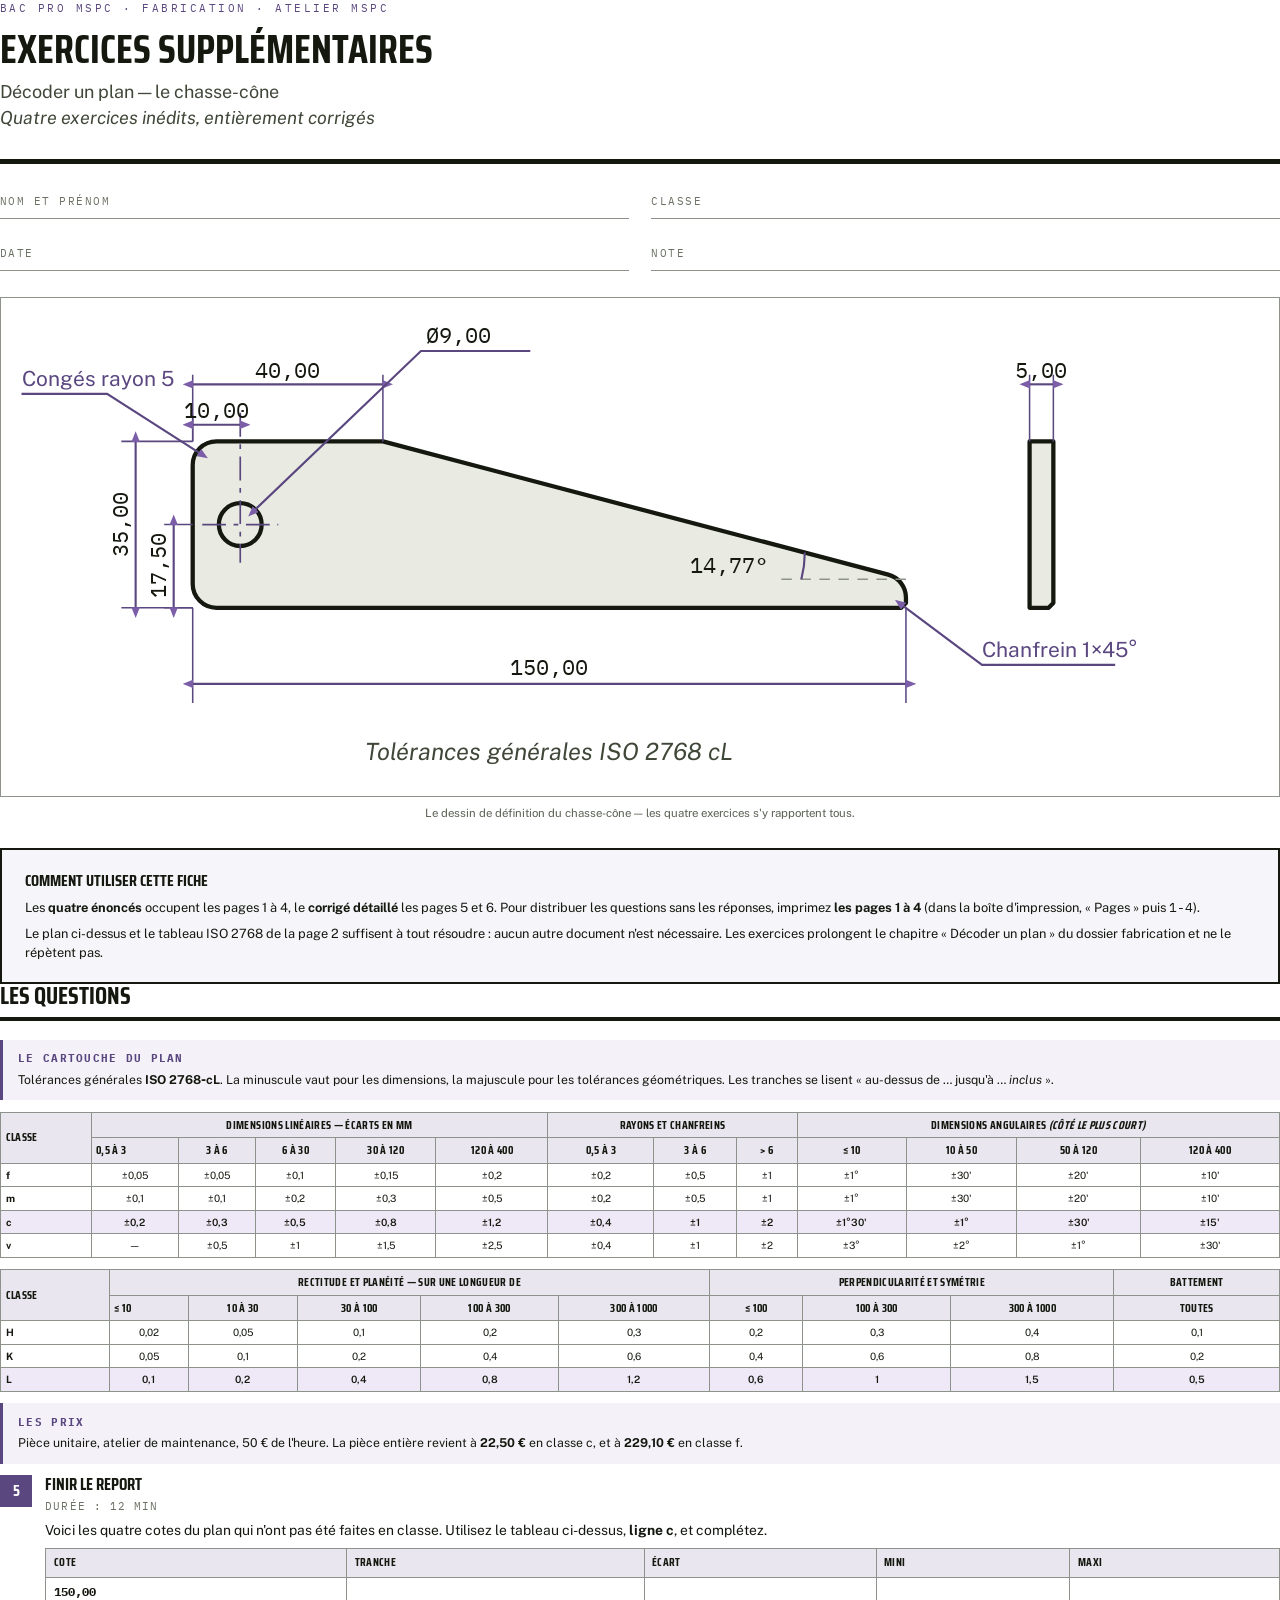
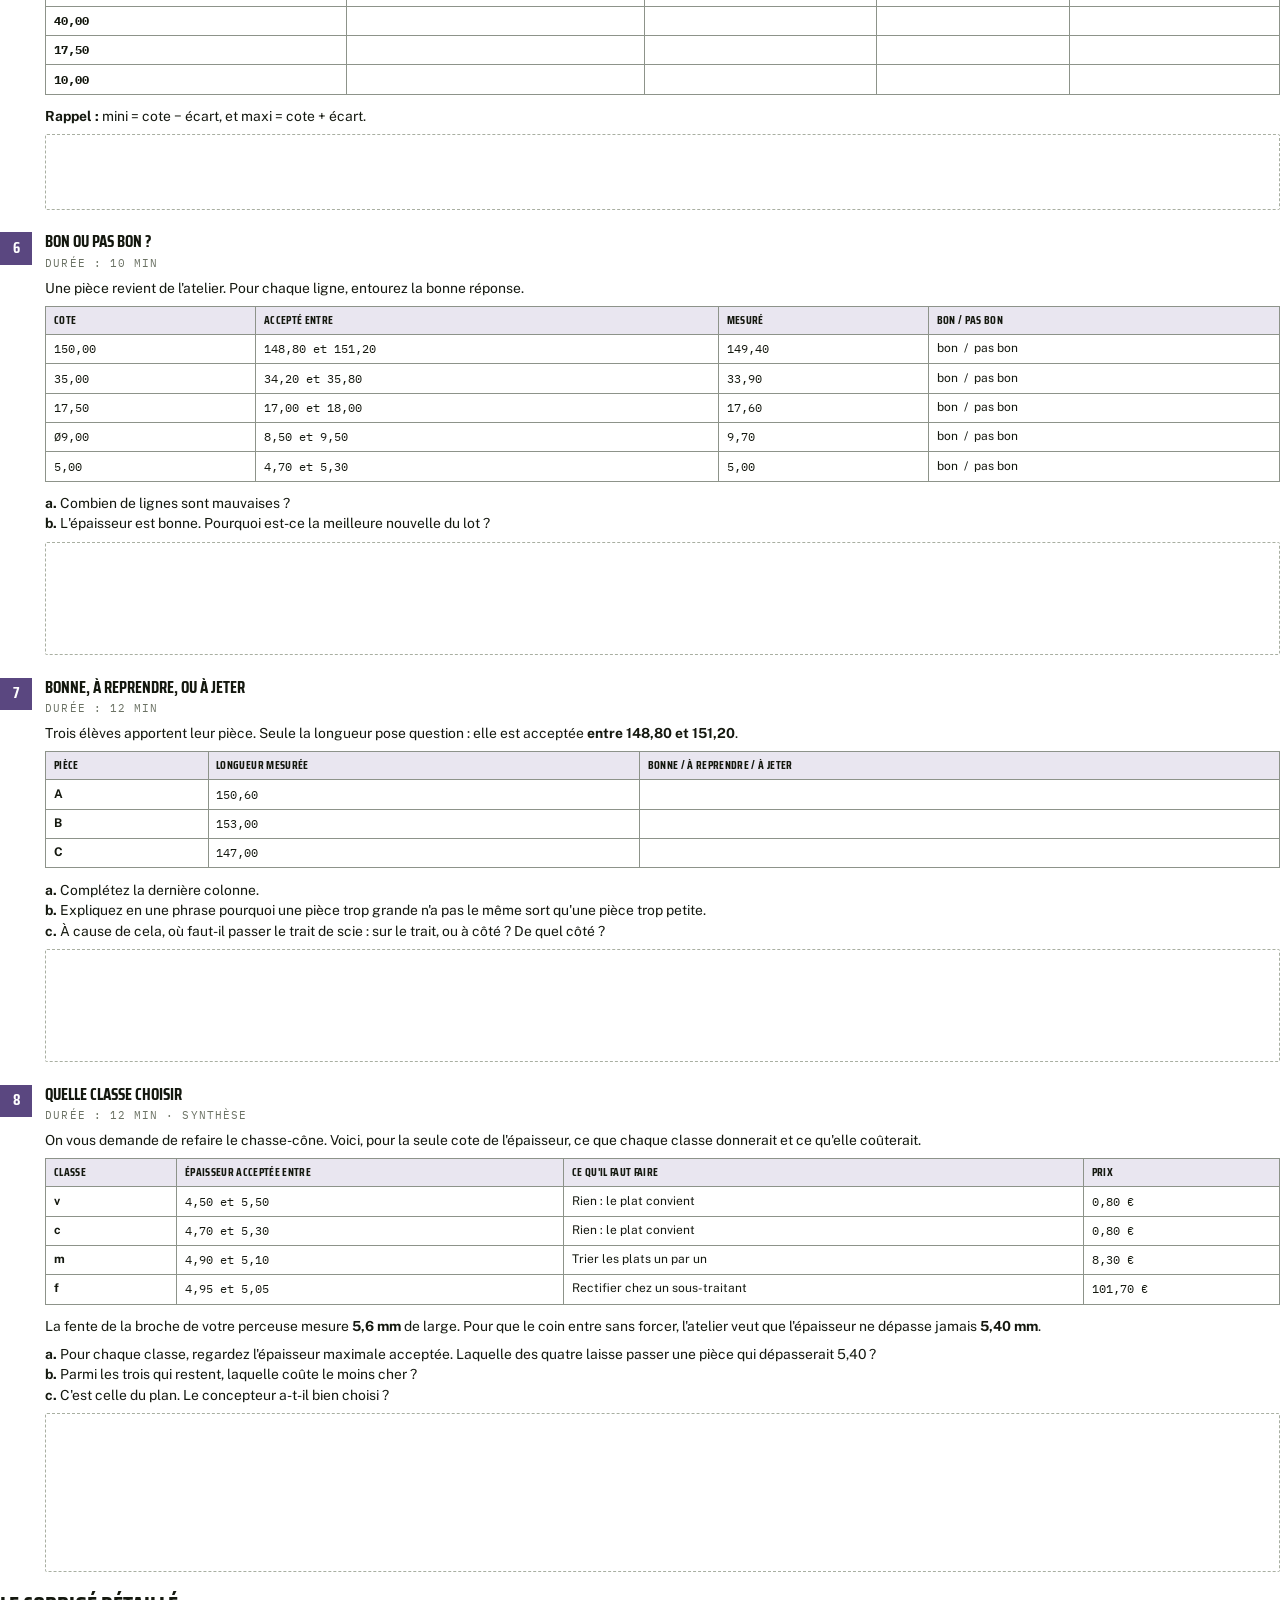
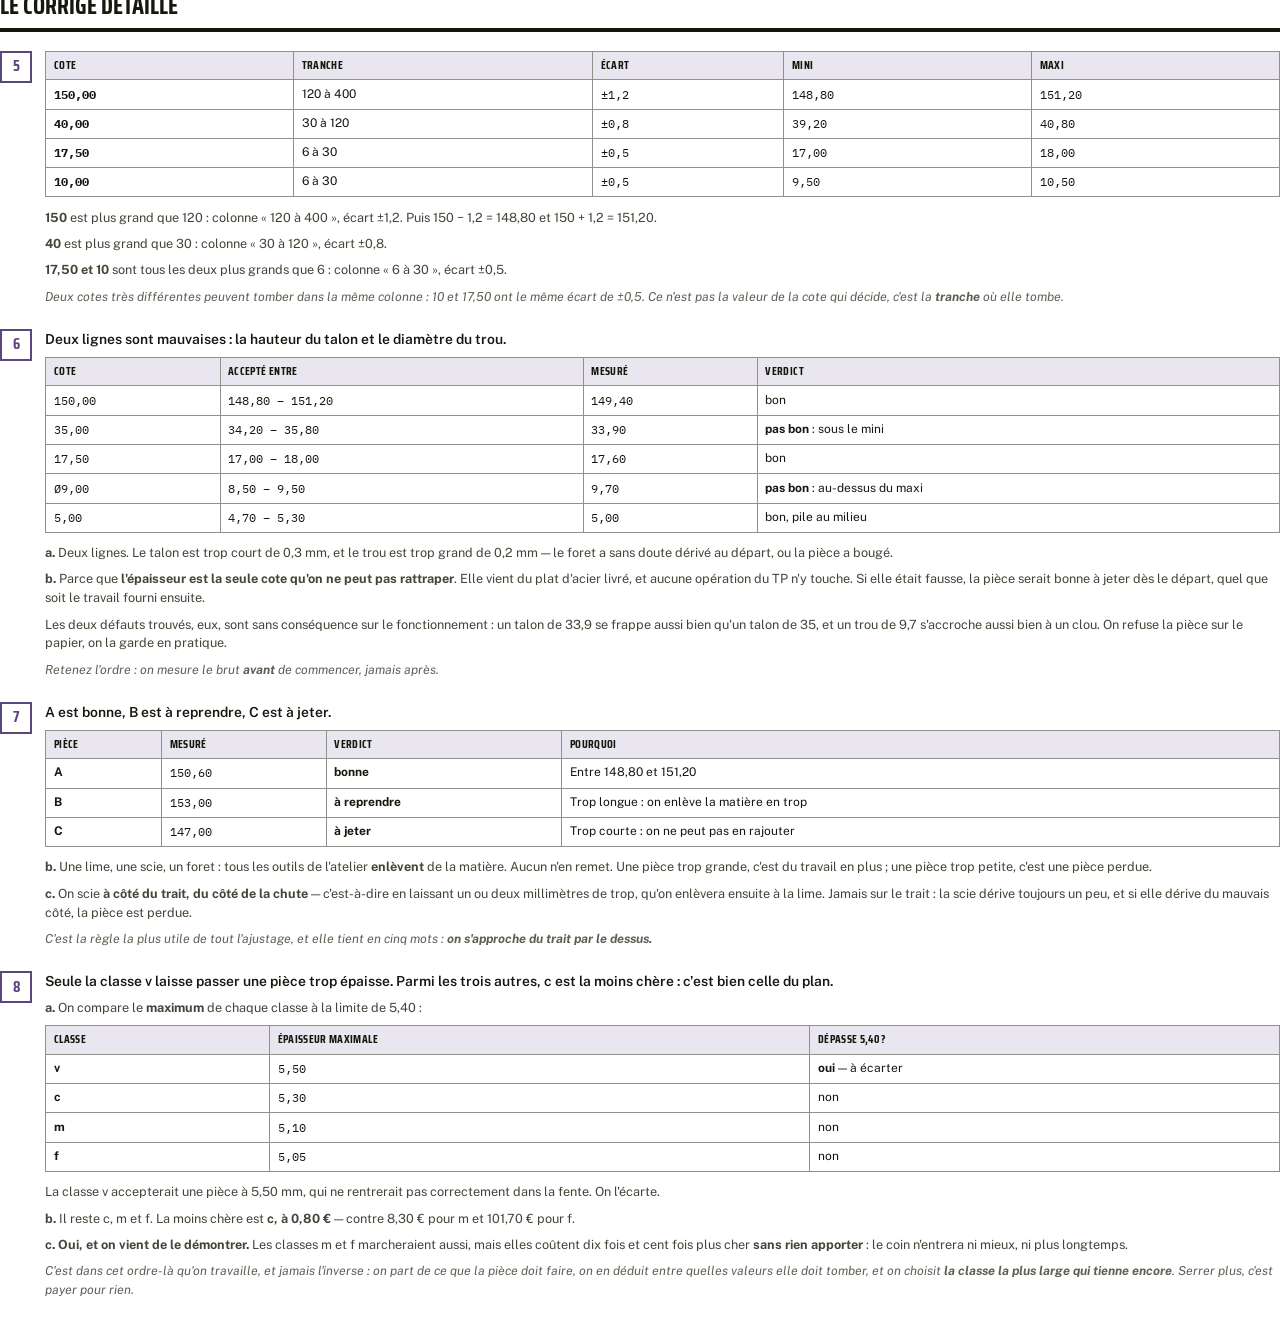
<file: fiches/exercices-chasse-cone.html>
<!DOCTYPE html>
<html lang="fr">
<head>
<meta charset="utf-8">
<title>Exercices supplémentaires — Décoder le plan du chasse-cône</title>
<link rel="preconnect" href="https://fonts.googleapis.com">
<link rel="preconnect" href="https://fonts.gstatic.com" crossorigin>
<link href="https://fonts.googleapis.com/css2?family=Saira+Condensed:wght@600;700&family=Public+Sans:ital,wght@0,400;0,600;0,800;1,400&family=IBM+Plex+Mono:wght@400;500&display=swap" rel="stylesheet">
<style>
/* =========================================================================
   Feuille pensee pour le PAPIER. Le plan et le tableau de la norme sont
   dans le document : l'eleve doit pouvoir travailler sans rien d'autre.
   Les corriges sont regroupes a la fin, pour qu'on puisse n'imprimer que
   les pages d'enonces.
   ========================================================================= */
@page { size: A4; margin: 16mm 15mm 17mm 15mm; }

*{ box-sizing:border-box }
body{
  font-family:"Public Sans",-apple-system,system-ui,sans-serif;
  font-size:10.4pt; line-height:1.48; color:#14180f; background:#fff; margin:0;
}
h1,h2,h3,h4{ font-family:"Saira Condensed","Public Sans",sans-serif; font-weight:700; line-height:1.08 }
.mono{ font-family:"IBM Plex Mono",monospace }

/* ---------- couverture ---------- */
.couv{ break-after:page; page-break-after:always }
.couv .haut{ border-bottom:5px solid #14180f; padding-bottom:7mm }
.eyebrow{ font-family:"IBM Plex Mono",monospace; font-size:8.5pt; letter-spacing:.22em;
  text-transform:uppercase; color:#5a4780 }
.couv h1{ font-size:30pt; text-transform:uppercase; margin:3mm 0 2mm }
.couv .st{ font-size:13.5pt; color:#3f4738; font-weight:400 }
.ident{ margin-top:7mm; display:flex; gap:6mm; flex-wrap:wrap }
.ident div{ flex:1 1 44%; border-bottom:1px solid #8d938a; padding-bottom:2mm }
.ident span{ font-family:"IBM Plex Mono",monospace; font-size:8pt; letter-spacing:.14em;
  text-transform:uppercase; color:#6b7264 }
.note{ border:2px solid #14180f; padding:5mm 6mm; margin-top:7mm; background:#f6f5fa; font-size:9.6pt }
.note b{ font-family:"Saira Condensed",sans-serif; font-size:12pt; text-transform:uppercase;
  display:block; margin-bottom:1.5mm }

/* ---------- le plan ---------- */
.plan{ border:1px solid #8d938a; padding:4mm 3mm 2mm; margin:7mm 0 2mm; background:#fff }
.plan svg{ display:block; width:100%; height:auto }
.pl-c{ fill:#e9ebe2; stroke:#14180f; stroke-width:.9; stroke-linejoin:round }
.pl-t{ fill:none; stroke:#14180f; stroke-width:.9 }
.pl-ax{ fill:none; stroke:#5a4780; stroke-width:.35; stroke-dasharray:5 1.6 1 1.6 }
.pl-d{ fill:none; stroke:#5a4780; stroke-width:.45 }
.pl-x{ fill:none; stroke:#5a4780; stroke-width:.32 }
.pl-cons{ fill:none; stroke:#8d938a; stroke-width:.3; stroke-dasharray:2.2 1.8 }
.pl-n{ fill:#14180f; font-family:"IBM Plex Mono",monospace; font-size:4.6px }
.pl-note{ fill:#5a4780; font-family:"Public Sans",sans-serif; font-size:4.4px }
.pl-cadre{ fill:#3f4738; font-family:"Public Sans",sans-serif; font-size:5px; font-style:italic }
.legende{ font-size:8.6pt; color:#5a6154; text-align:center; margin:0 }

/* ---------- structure ---------- */
h2.partie{ font-size:18pt; text-transform:uppercase; border-bottom:4px solid #14180f;
  padding-bottom:2mm; margin:0 0 5mm }
.exo{ break-inside:avoid; page-break-inside:avoid; margin:0 0 6mm; padding-left:12mm; position:relative }
.exo .n{ position:absolute; left:0; top:0; width:8.5mm; height:8.5mm; background:#5a4780; color:#fff;
  font-family:"Saira Condensed",sans-serif; font-weight:700; font-size:11.5pt;
  display:flex; align-items:center; justify-content:center }
.exo h3{ font-size:12.5pt; text-transform:uppercase; margin:0 0 1.5mm }
.exo .cons{ font-size:8pt; font-family:"IBM Plex Mono",monospace; color:#6b7264;
  text-transform:uppercase; letter-spacing:.1em; margin-bottom:1.5mm }
.exo p{ margin:0 0 2mm }
.rep{ border:1px dashed #a9afa2; border-radius:2px; margin-top:2mm }
.rep.pt{ height:20mm } .rep.md{ height:30mm } .rep.gd{ height:42mm }

table{ width:100%; border-collapse:collapse; margin:2mm 0 3mm; font-size:9pt }
th,td{ border:1px solid #8d938a; padding:1.4mm 2mm; text-align:left }
th{ background:#e9e6f0; font-family:"Saira Condensed",sans-serif; text-transform:uppercase;
  font-size:8.6pt; letter-spacing:.03em }
table.iso{ font-size:7.6pt }
table.iso th,table.iso td{ padding:1mm 1.2mm; text-align:center }
table.iso th:first-child,table.iso td:first-child{ text-align:left; white-space:nowrap }
table.iso tr.ici td{ background:#efe9f7; font-weight:600 }
td.mono{ font-family:"IBM Plex Mono",monospace }
.rappel{ border-left:3px solid #5a4780; background:#f4f2f8; padding:3mm 4mm; margin:3mm 0; font-size:9.2pt }
.rappel b{ font-family:"IBM Plex Mono",monospace; font-size:8pt; letter-spacing:.12em;
  text-transform:uppercase; color:#5a4780; display:block; margin-bottom:1mm }

/* ---------- corrige ---------- */
.corrige{ break-before:page; page-break-before:always }
.cor{ break-inside:avoid; page-break-inside:avoid; margin:0 0 6mm; padding-left:12mm; position:relative }
.cor .n{ position:absolute; left:0; top:0; width:8.5mm; height:8.5mm; border:2px solid #5a4780;
  color:#5a4780; font-family:"Saira Condensed",sans-serif; font-weight:700; font-size:11.5pt;
  display:flex; align-items:center; justify-content:center }
.cor p{ margin:0 0 2mm }
.cor .rc{ font-weight:600 }
.cor .det{ font-size:9.5pt; color:#3f4738 }
.cor em.rem{ display:block; margin-top:2mm; font-size:9.3pt; color:#5a6154 }
.calc{ font-family:"IBM Plex Mono",monospace; font-size:9.4pt; background:#f2f0f7;
  border-left:3px solid #5a4780; padding:1.8mm 4mm; margin:2mm 0 }
</style>
</head>
<body>

<!-- ===================== COUVERTURE ===================== -->
<section class="couv">
  <div class="haut">
    <div class="eyebrow">Bac Pro MSPC · Fabrication · Atelier MSPC</div>
    <h1>Exercices supplémentaires</h1>
    <div class="st">Décoder un plan — le chasse-cône<br>
      <em>Quatre exercices inédits, entièrement corrigés</em></div>
  </div>

  <div class="ident">
    <div><span>Nom et prénom</span></div>
    <div><span>Classe</span></div>
    <div><span>Date</span></div>
    <div><span>Note</span></div>
  </div>

  <div class="plan">
<svg viewBox="-18 -2 264 100" role="img" aria-label="Dessin de définition du chasse-cône : plaque de 150 par 35 par 5, trou de diamètre 9, pente à 14,77 degrés, congés rayon 5, chanfrein 1 fois 45 degrés, tolérances générales ISO 2768 cL">
  <defs>
    <marker id="flg" viewBox="0 0 10 8" refX="9.5" refY="4" markerWidth="5" markerHeight="4" orient="auto">
      <path d="M10,0 L0,4 L10,8 Z" fill="#7b5ea7"/>
    </marker>
    <marker id="fld" viewBox="0 0 10 8" refX="0.5" refY="4" markerWidth="5" markerHeight="4" orient="auto">
      <path d="M0,0 L10,4 L0,8 Z" fill="#7b5ea7"/>
    </marker>
    <marker id="flp" viewBox="0 0 10 8" refX="0.5" refY="4" markerWidth="5" markerHeight="4" orient="auto">
      <path d="M0,0 L10,4 L0,8 Z" fill="#7b5ea7"/>
    </marker>
  </defs>

  <!-- ===== vue de face ===== -->
  <path class="pl-c" d="M 20.000 55.000 A 5.0 5.0 0 0 0 25.000 60.000 L 169.000 60.000 L 170.000 59.000 L 170.000 57.853 A 5.0 5.0 0 0 0 166.275 53.018 L 60.000 25.000 L 25.000 25.000 A 5.0 5.0 0 0 0 20.000 30.000 Z"/>
  <circle class="pl-t" cx="30" cy="42.5" r="4.5"/>
  <path class="pl-ax" d="M 22 42.5 H 38 M 30 19 V 50.5"/>

  <!-- ===== vue de droite : l'épaisseur ===== -->
  <path class="pl-c" d="M 196 25 H 201 V 59 L 200 60 H 196 Z"/>

  <!-- ===== cotation ===== -->
  <!-- 150,00 -->
  <path class="pl-x" d="M 20 60 V 80 M 170 60 V 80"/>
  <path class="pl-d" d="M 20 76 H 170" marker-start="url(#flg)" marker-end="url(#fld)"/>
  <text class="pl-n" x="95" y="74.2" text-anchor="middle">150,00</text>
  <!-- 40,00 -->
  <path class="pl-x" d="M 20 25 V 11 M 60 25 V 11"/>
  <path class="pl-d" d="M 20 13 H 60" marker-start="url(#flg)" marker-end="url(#fld)"/>
  <text class="pl-n" x="40" y="11.6" text-anchor="middle">40,00</text>
  <!-- 10,00 -->
  <path class="pl-x" d="M 20 25 V 19.5"/>
  <path class="pl-d" d="M 20 21.5 H 30" marker-start="url(#flg)" marker-end="url(#fld)"/>
  <text class="pl-n" x="25" y="20.1" text-anchor="middle">10,00</text>
  <!-- 35,00 -->
  <path class="pl-x" d="M 20 25 H 5 M 20 60 H 5"/>
  <path class="pl-d" d="M 8 25 V 60" marker-start="url(#flg)" marker-end="url(#fld)"/>
  <text class="pl-n" x="6.4" y="42.5" text-anchor="middle" transform="rotate(-90 6.4 42.5)">35,00</text>
  <!-- 17,50 -->
  <path class="pl-x" d="M 20 42.5 H 14 M 20 60 H 14"/>
  <path class="pl-d" d="M 16 42.5 V 60" marker-start="url(#flg)" marker-end="url(#fld)"/>
  <text class="pl-n" x="14.4" y="51.2" text-anchor="middle" transform="rotate(-90 14.4 51.2)">17,50</text>
  <!-- Ø9,00 -->
  <path class="pl-d" d="M 91 6 H 68 L 33.2 39.3" marker-end="url(#flp)"/>
  <text class="pl-n" x="69" y="4.4">&#216;9,00</text>
  <!-- 14,77° -->
  <path class="pl-cons" d="M 170 54 H 143"/>
  <path class="pl-d" d="M 148 54 A 22 22 0 0 0 148.73 48.39"/>
  <text class="pl-n" x="141" y="52.6" text-anchor="end">14,77&#176;</text>
  <!-- 5,00 -->
  <path class="pl-x" d="M 196 25 V 11 M 201 25 V 11"/>
  <path class="pl-d" d="M 196 13 H 201" marker-start="url(#flg)" marker-end="url(#fld)"/>
  <text class="pl-n" x="198.5" y="11.6" text-anchor="middle">5,00</text>

  <!-- ===== notes ===== -->
  <path class="pl-d" d="M -16 15 H 2 L 21.4 27.4" marker-end="url(#flp)"/>
  <text class="pl-note" x="-16" y="13.4">Cong&#233;s rayon 5</text>
  <path class="pl-d" d="M 214 72 H 186 L 169.4 59.6" marker-end="url(#flp)"/>
  <text class="pl-note" x="186" y="70.4">Chanfrein 1&#215;45&#176;</text>
  <text class="pl-cadre" x="95" y="92" text-anchor="middle">Tol&#233;rances g&#233;n&#233;rales ISO 2768 cL</text>
</svg>
  </div>
  <p class="legende">Le dessin de définition du chasse-cône — les quatre exercices s'y rapportent tous.</p>

  <div class="note">
    <b>Comment utiliser cette fiche</b>
    <p style="margin:0 0 2mm">Les <strong>quatre énoncés</strong> occupent les pages 1 à 4, le
    <strong>corrigé détaillé</strong> les pages 5 et 6. Pour distribuer les questions sans les réponses,
    imprimez <strong>les pages 1 à 4</strong> (dans la boîte d'impression, « Pages » puis
    <span class="mono">1-4</span>).</p>
    <p style="margin:0">Le plan ci-dessus et le tableau ISO 2768 de la page 2 suffisent à tout résoudre :
    aucun autre document n'est nécessaire. Les exercices prolongent le chapitre « Décoder un plan » du
    dossier fabrication et ne le répètent pas.</p>
  </div>
</section>

<!-- ===================== ÉNONCÉS ===================== -->
<h2 class="partie">Les questions</h2>

<div class="rappel"><b>Le cartouche du plan</b>
Tolérances générales <strong>ISO 2768&#8209;cL</strong>. La minuscule vaut pour les dimensions, la
majuscule pour les tolérances géométriques. Les tranches se lisent « au-dessus de … jusqu'à … <em>inclus</em> ».</div>

<table class="iso">
<thead>
<tr><th rowspan="2">Classe</th><th colspan="5">Dimensions linéaires — écarts en mm</th><th colspan="3">Rayons et chanfreins</th><th colspan="4">Dimensions angulaires <i>(côté le plus court)</i></th></tr>
<tr><th>0,5 à 3</th><th>3 à 6</th><th>6 à 30</th><th>30 à 120</th><th>120 à 400</th><th>0,5 à 3</th><th>3 à 6</th><th>&gt; 6</th><th>&#8804; 10</th><th>10 à 50</th><th>50 à 120</th><th>120 à 400</th></tr>
</thead>
<tbody>
<tr><td><strong>f</strong></td><td>±0,05</td><td>±0,05</td><td>±0,1</td><td>±0,15</td><td>±0,2</td><td>±0,2</td><td>±0,5</td><td>±1</td><td>±1&#176;</td><td>±30'</td><td>±20'</td><td>±10'</td></tr>
<tr><td><strong>m</strong></td><td>±0,1</td><td>±0,1</td><td>±0,2</td><td>±0,3</td><td>±0,5</td><td>±0,2</td><td>±0,5</td><td>±1</td><td>±1&#176;</td><td>±30'</td><td>±20'</td><td>±10'</td></tr>
<tr class="ici"><td><strong>c</strong></td><td>±0,2</td><td>±0,3</td><td>±0,5</td><td>±0,8</td><td>±1,2</td><td>±0,4</td><td>±1</td><td>±2</td><td>±1&#176;30'</td><td>±1&#176;</td><td>±30'</td><td>±15'</td></tr>
<tr><td><strong>v</strong></td><td>—</td><td>±0,5</td><td>±1</td><td>±1,5</td><td>±2,5</td><td>±0,4</td><td>±1</td><td>±2</td><td>±3&#176;</td><td>±2&#176;</td><td>±1&#176;</td><td>±30'</td></tr>
</tbody>
</table>

<table class="iso">
<thead>
<tr><th rowspan="2">Classe</th><th colspan="5">Rectitude et planéité — sur une longueur de</th><th colspan="3">Perpendicularité et symétrie</th><th>Battement</th></tr>
<tr><th>&#8804; 10</th><th>10 à 30</th><th>30 à 100</th><th>100 à 300</th><th>300 à 1000</th><th>&#8804; 100</th><th>100 à 300</th><th>300 à 1000</th><th>toutes</th></tr>
</thead>
<tbody>
<tr><td><strong>H</strong></td><td>0,02</td><td>0,05</td><td>0,1</td><td>0,2</td><td>0,3</td><td>0,2</td><td>0,3</td><td>0,4</td><td>0,1</td></tr>
<tr><td><strong>K</strong></td><td>0,05</td><td>0,1</td><td>0,2</td><td>0,4</td><td>0,6</td><td>0,4</td><td>0,6</td><td>0,8</td><td>0,2</td></tr>
<tr class="ici"><td><strong>L</strong></td><td>0,1</td><td>0,2</td><td>0,4</td><td>0,8</td><td>1,2</td><td>0,6</td><td>1</td><td>1,5</td><td>0,5</td></tr>
</tbody>
</table>

<div class="rappel"><b>Les prix</b>
Pièce unitaire, atelier de maintenance, 50 € de l'heure. La pièce entière revient à
<strong>22,50 €</strong> en classe c, et à <strong>229,10 €</strong> en classe f.</div>

<div class="exo"><div class="n">5</div>
  <h3>Finir le report</h3>
  <div class="cons">Durée : 12 min</div>
  <p>Voici les quatre cotes du plan qui n'ont pas été faites en classe. Utilisez le tableau ci-dessus,
  <strong>ligne c</strong>, et complétez.</p>
  <table>
    <tr><th>Cote</th><th>Tranche</th><th>Écart</th><th>Mini</th><th>Maxi</th></tr>
    <tr><td class="mono"><strong>150,00</strong></td><td></td><td></td><td></td><td></td></tr>
    <tr><td class="mono"><strong>40,00</strong></td><td></td><td></td><td></td><td></td></tr>
    <tr><td class="mono"><strong>17,50</strong></td><td></td><td></td><td></td><td></td></tr>
    <tr><td class="mono"><strong>10,00</strong></td><td></td><td></td><td></td><td></td></tr>
  </table>
  <p><strong>Rappel :</strong> mini = cote &#8722; écart, et maxi = cote + écart.</p>
  <div class="rep pt"></div>
</div>

<div class="exo"><div class="n">6</div>
  <h3>Bon ou pas bon ?</h3>
  <div class="cons">Durée : 10 min</div>
  <p>Une pièce revient de l'atelier. Pour chaque ligne, entourez la bonne réponse.</p>
  <table>
    <tr><th>Cote</th><th>Accepté entre</th><th>Mesuré</th><th>Bon / pas bon</th></tr>
    <tr><td class="mono">150,00</td><td class="mono">148,80 et 151,20</td><td class="mono">149,40</td><td>bon &nbsp;/&nbsp; pas bon</td></tr>
    <tr><td class="mono">35,00</td><td class="mono">34,20 et 35,80</td><td class="mono">33,90</td><td>bon &nbsp;/&nbsp; pas bon</td></tr>
    <tr><td class="mono">17,50</td><td class="mono">17,00 et 18,00</td><td class="mono">17,60</td><td>bon &nbsp;/&nbsp; pas bon</td></tr>
    <tr><td class="mono">&#216;9,00</td><td class="mono">8,50 et 9,50</td><td class="mono">9,70</td><td>bon &nbsp;/&nbsp; pas bon</td></tr>
    <tr><td class="mono">5,00</td><td class="mono">4,70 et 5,30</td><td class="mono">5,00</td><td>bon &nbsp;/&nbsp; pas bon</td></tr>
  </table>
  <p><strong>a.</strong> Combien de lignes sont mauvaises ?<br>
     <strong>b.</strong> L'épaisseur est bonne. Pourquoi est-ce la meilleure nouvelle du lot ?</p>
  <div class="rep md"></div>
</div>

<div class="exo"><div class="n">7</div>
  <h3>Bonne, à reprendre, ou à jeter</h3>
  <div class="cons">Durée : 12 min</div>
  <p>Trois élèves apportent leur pièce. Seule la longueur pose question : elle est acceptée
  <strong>entre 148,80 et 151,20</strong>.</p>
  <table>
    <tr><th>Pièce</th><th>Longueur mesurée</th><th>Bonne / à reprendre / à jeter</th></tr>
    <tr><td><strong>A</strong></td><td class="mono">150,60</td><td></td></tr>
    <tr><td><strong>B</strong></td><td class="mono">153,00</td><td></td></tr>
    <tr><td><strong>C</strong></td><td class="mono">147,00</td><td></td></tr>
  </table>
  <p><strong>a.</strong> Complétez la dernière colonne.<br>
     <strong>b.</strong> Expliquez en une phrase pourquoi une pièce trop grande n'a pas le même sort
  qu'une pièce trop petite.<br>
     <strong>c.</strong> À cause de cela, où faut-il passer le trait de scie : sur le trait, ou à côté ?
  De quel côté ?</p>
  <div class="rep md"></div>
</div>

<div class="exo"><div class="n">8</div>
  <h3>Quelle classe choisir</h3>
  <div class="cons">Durée : 12 min &middot; synthèse</div>
  <p>On vous demande de refaire le chasse-cône. Voici, pour la seule cote de l'épaisseur, ce que chaque
  classe donnerait et ce qu'elle coûterait.</p>
  <table>
    <tr><th>Classe</th><th>Épaisseur acceptée entre</th><th>Ce qu'il faut faire</th><th>Prix</th></tr>
    <tr><td><strong>v</strong></td><td class="mono">4,50 et 5,50</td><td>Rien : le plat convient</td><td class="mono">0,80 €</td></tr>
    <tr><td><strong>c</strong></td><td class="mono">4,70 et 5,30</td><td>Rien : le plat convient</td><td class="mono">0,80 €</td></tr>
    <tr><td><strong>m</strong></td><td class="mono">4,90 et 5,10</td><td>Trier les plats un par un</td><td class="mono">8,30 €</td></tr>
    <tr><td><strong>f</strong></td><td class="mono">4,95 et 5,05</td><td>Rectifier chez un sous-traitant</td><td class="mono">101,70 €</td></tr>
  </table>
  <p>La fente de la broche de votre perceuse mesure <strong>5,6 mm</strong> de large. Pour que le coin entre
  sans forcer, l'atelier veut que l'épaisseur ne dépasse jamais <strong>5,40 mm</strong>.</p>
  <p><strong>a.</strong> Pour chaque classe, regardez l'épaisseur maximale acceptée. Laquelle des quatre
  laisse passer une pièce qui dépasserait 5,40 ?<br>
     <strong>b.</strong> Parmi les trois qui restent, laquelle coûte le moins cher ?<br>
     <strong>c.</strong> C'est celle du plan. Le concepteur a-t-il bien choisi ?</p>
  <div class="rep gd"></div>
</div>

<!-- ===================== CORRIGÉ ===================== -->
<section class="corrige">
<h2 class="partie">Le corrigé détaillé</h2>

<div class="cor"><div class="n">5</div>
  <table>
    <tr><th>Cote</th><th>Tranche</th><th>Écart</th><th>Mini</th><th>Maxi</th></tr>
    <tr><td class="mono"><strong>150,00</strong></td><td>120 à 400</td><td class="mono">±1,2</td><td class="mono">148,80</td><td class="mono">151,20</td></tr>
    <tr><td class="mono"><strong>40,00</strong></td><td>30 à 120</td><td class="mono">±0,8</td><td class="mono">39,20</td><td class="mono">40,80</td></tr>
    <tr><td class="mono"><strong>17,50</strong></td><td>6 à 30</td><td class="mono">±0,5</td><td class="mono">17,00</td><td class="mono">18,00</td></tr>
    <tr><td class="mono"><strong>10,00</strong></td><td>6 à 30</td><td class="mono">±0,5</td><td class="mono">9,50</td><td class="mono">10,50</td></tr>
  </table>
  <p class="det"><strong>150</strong> est plus grand que 120 : colonne « 120 à 400 », écart ±1,2.
  Puis 150 &#8722; 1,2 = 148,80 et 150 + 1,2 = 151,20.</p>
  <p class="det"><strong>40</strong> est plus grand que 30 : colonne « 30 à 120 », écart ±0,8.</p>
  <p class="det"><strong>17,50 et 10</strong> sont tous les deux plus grands que 6 : colonne « 6 à 30 »,
  écart ±0,5.</p>
  <em class="rem">Deux cotes très différentes peuvent tomber dans la même colonne : 10 et 17,50 ont le
  même écart de ±0,5. Ce n'est pas la valeur de la cote qui décide, c'est la <strong>tranche</strong> où
  elle tombe.</em>
</div>

<div class="cor"><div class="n">6</div>
  <p class="rc">Deux lignes sont mauvaises : la hauteur du talon et le diamètre du trou.</p>
  <table>
    <tr><th>Cote</th><th>Accepté entre</th><th>Mesuré</th><th>Verdict</th></tr>
    <tr><td class="mono">150,00</td><td class="mono">148,80 – 151,20</td><td class="mono">149,40</td><td>bon</td></tr>
    <tr><td class="mono">35,00</td><td class="mono">34,20 – 35,80</td><td class="mono">33,90</td><td><strong>pas bon</strong> : sous le mini</td></tr>
    <tr><td class="mono">17,50</td><td class="mono">17,00 – 18,00</td><td class="mono">17,60</td><td>bon</td></tr>
    <tr><td class="mono">&#216;9,00</td><td class="mono">8,50 – 9,50</td><td class="mono">9,70</td><td><strong>pas bon</strong> : au-dessus du maxi</td></tr>
    <tr><td class="mono">5,00</td><td class="mono">4,70 – 5,30</td><td class="mono">5,00</td><td>bon, pile au milieu</td></tr>
  </table>
  <p class="det"><strong>a.</strong> Deux lignes. Le talon est trop court de 0,3 mm, et le trou est trop
  grand de 0,2 mm — le foret a sans doute dérivé au départ, ou la pièce a bougé.</p>
  <p class="det"><strong>b.</strong> Parce que <strong>l'épaisseur est la seule cote qu'on ne peut pas
  rattraper</strong>. Elle vient du plat d'acier livré, et aucune opération du TP n'y touche. Si elle était
  fausse, la pièce serait bonne à jeter dès le départ, quel que soit le travail fourni ensuite.</p>
  <p class="det">Les deux défauts trouvés, eux, sont sans conséquence sur le fonctionnement : un talon de
  33,9 se frappe aussi bien qu'un talon de 35, et un trou de 9,7 s'accroche aussi bien à un clou. On refuse
  la pièce sur le papier, on la garde en pratique.</p>
  <em class="rem">Retenez l'ordre : on mesure le brut <strong>avant</strong> de commencer, jamais après.</em>
</div>

<div class="cor"><div class="n">7</div>
  <p class="rc">A est bonne, B est à reprendre, C est à jeter.</p>
  <table>
    <tr><th>Pièce</th><th>Mesuré</th><th>Verdict</th><th>Pourquoi</th></tr>
    <tr><td><strong>A</strong></td><td class="mono">150,60</td><td><strong>bonne</strong></td><td>Entre 148,80 et 151,20</td></tr>
    <tr><td><strong>B</strong></td><td class="mono">153,00</td><td><strong>à reprendre</strong></td><td>Trop longue : on enlève la matière en trop</td></tr>
    <tr><td><strong>C</strong></td><td class="mono">147,00</td><td><strong>à jeter</strong></td><td>Trop courte : on ne peut pas en rajouter</td></tr>
  </table>
  <p class="det"><strong>b.</strong> Une lime, une scie, un foret : tous les outils de l'atelier
  <strong>enlèvent</strong> de la matière. Aucun n'en remet. Une pièce trop grande, c'est du travail en
  plus ; une pièce trop petite, c'est une pièce perdue.</p>
  <p class="det"><strong>c.</strong> On scie <strong>à côté du trait, du côté de la chute</strong> —
  c'est-à-dire en laissant un ou deux millimètres de trop, qu'on enlèvera ensuite à la lime. Jamais sur le
  trait : la scie dérive toujours un peu, et si elle dérive du mauvais côté, la pièce est perdue.</p>
  <em class="rem">C'est la règle la plus utile de tout l'ajustage, et elle tient en cinq mots :
  <strong>on s'approche du trait par le dessus.</strong></em>
</div>

<div class="cor"><div class="n">8</div>
  <p class="rc">Seule la classe v laisse passer une pièce trop épaisse. Parmi les trois autres, c est la
  moins chère : c'est bien celle du plan.</p>
  <p class="det"><strong>a.</strong> On compare le <strong>maximum</strong> de chaque classe à la limite de
  5,40 :</p>
  <table>
    <tr><th>Classe</th><th>Épaisseur maximale</th><th>Dépasse 5,40 ?</th></tr>
    <tr><td><strong>v</strong></td><td class="mono">5,50</td><td><strong>oui</strong> — à écarter</td></tr>
    <tr><td><strong>c</strong></td><td class="mono">5,30</td><td>non</td></tr>
    <tr><td><strong>m</strong></td><td class="mono">5,10</td><td>non</td></tr>
    <tr><td><strong>f</strong></td><td class="mono">5,05</td><td>non</td></tr>
  </table>
  <p class="det">La classe v accepterait une pièce à 5,50 mm, qui ne rentrerait pas correctement dans la
  fente. On l'écarte.</p>
  <p class="det"><strong>b.</strong> Il reste c, m et f. La moins chère est <strong>c, à 0,80 €</strong> —
  contre 8,30 € pour m et 101,70 € pour f.</p>
  <p class="det"><strong>c. Oui, et on vient de le démontrer.</strong> Les classes m et f marcheraient
  aussi, mais elles coûtent dix fois et cent fois plus cher <strong>sans rien apporter</strong> : le coin
  n'entrera ni mieux, ni plus longtemps.</p>
  <em class="rem">C'est dans cet ordre-là qu'on travaille, et jamais l'inverse : on part de ce que la pièce
  doit faire, on en déduit entre quelles valeurs elle doit tomber, et on choisit <strong>la classe la plus
  large qui tienne encore</strong>. Serrer plus, c'est payer pour rien.</em>
</div>

</section>
</body>
</html>
</file>
<file: assets/site.css>
/* =========================================================================
   ATELIER MSPC — feuille de style commune
   Identité visuelle : armoire électrique RAL 7035, papier de schéma, rail DIN.
   Chaque page de cours redéfinit --accent / --accent-clair dans son <style>.
   ========================================================================= */

:root{
  /* --- Neutres : le décor d'atelier, identique partout --- */
  --armoire:#d3d7d0;      /* gris RAL 7035, fond de page */
  --papier:#f5f6f2;       /* feuille de schéma */
  --papier-2:#eceee7;
  --encre:#151916;
  --encre-doux:#4d554e;
  --encre-pale:#7b837c;
  --rail:#a3a89e;
  --rail-fonce:#7e847a;
  --danger:#b32017;
  --repere:#6b4327;       /* marron : kickers, tags secondaires */
  --lien:#1b5fa6;         /* bleu : liens, exercices */
  --ombre:0 1px 0 rgba(0,0,0,.09), 0 2px 10px rgba(0,0,0,.06);

  /* --- Accent : redéfini par chaque matière --- */
  --accent:#93a415;
  --accent-clair:#c8d834;
  --accent-sombre:#4a5410;

  /* Alias de compatibilité (le cours d'électricité les utilise en dur) */
  --terre:var(--accent);
  --terre-clair:var(--accent-clair);
  --phase:var(--repere);
  --neutre:var(--lien);
  --cuivre:#b06a2c;
}

*{box-sizing:border-box}
html{scroll-behavior:smooth}
body{
  margin:0; background:var(--armoire); color:var(--encre);
  font-family:"Public Sans",-apple-system,system-ui,sans-serif;
  font-size:17px; line-height:1.62;
  -webkit-font-smoothing:antialiased;
}
/* Texture discrète de tôle grenaillée */
body::before{
  content:""; position:fixed; inset:0; pointer-events:none; z-index:0; opacity:.35;
  background-image:radial-gradient(circle at 1px 1px, rgba(0,0,0,.13) 1px, transparent 0);
  background-size:4px 4px;
}
.wrap{position:relative; z-index:1; max-width:1180px; margin:0 auto; padding:0 20px 120px}

h1,h2,h3,h4,.disp{font-family:"Saira Condensed","Public Sans",sans-serif; font-weight:700; line-height:1.05; letter-spacing:.01em}
.mono{font-family:"IBM Plex Mono",ui-monospace,monospace}
a{color:var(--lien)}
:focus-visible{outline:3px solid var(--lien); outline-offset:2px}

/* ---------- BARRE DE NAVIGATION INTER-COURS ---------- */
.sitenav{position:sticky; top:0; z-index:45; background:#0f1512; border-bottom:1px solid #2a322b;
  display:flex; align-items:stretch; flex-wrap:wrap; gap:0}
.sitenav .marque{display:flex; align-items:center; gap:9px; padding:9px 18px 9px 20px; text-decoration:none;
  border-right:1px solid #2a322b; flex:0 0 auto}
.sitenav .marque .sig{font-family:"Saira Condensed",sans-serif; font-weight:700; font-size:1.06rem;
  letter-spacing:.11em; color:#fff; text-transform:uppercase; line-height:1}
.sitenav .marque .sig b{color:var(--accent-clair); font-weight:700}
.sitenav .liens{display:flex; flex-wrap:wrap; flex:1 1 auto}
.sitenav .liens a{display:flex; align-items:center; padding:0 15px; min-height:40px; text-decoration:none;
  font-family:"IBM Plex Mono",monospace; font-size:10.5px; letter-spacing:.15em; text-transform:uppercase;
  color:#9aa494; border-right:1px solid #232a24; border-bottom:2px solid transparent; transition:color .12s, border-color .12s}
.sitenav .liens a:hover{color:#e6ebe4; border-bottom-color:var(--m-accent,var(--accent))}
.sitenav .liens a[aria-current="page"]{color:#fff; border-bottom-color:var(--m-accent,var(--accent)); background:#161d18}
.sitenav .liens a .pastille{width:8px; height:8px; margin-right:8px; background:var(--m-accent,var(--accent)); flex:0 0 auto}
.sitenav .soutenir{display:flex; align-items:center; gap:6px; padding:0 18px; text-decoration:none;
  font-family:"IBM Plex Mono",monospace; font-size:10.5px; letter-spacing:.13em; text-transform:uppercase;
  color:#fff; background:#c9484a; flex:0 0 auto; white-space:nowrap; transition:background .12s}
.sitenav .soutenir:hover{background:#e05a5c}
@media (max-width:640px){.sitenav .soutenir{padding:0 13px; font-size:9.5px}}

/* Couleurs propres à chaque matière, utilisables partout via une classe */
.m-elec{--m-accent:#93a415; --m-accent-clair:#c8d834}
.m-maint{--m-accent:#c9791a; --m-accent-clair:#f0a844}
.m-meca{--m-accent:#3f6b8a; --m-accent-clair:#79a6c4}
.m-fab{--m-accent:#7b5ea7; --m-accent-clair:#b79ae0}
.m-pneu{--m-accent:#1f8fb0; --m-accent-clair:#5cc4e0}
.m-hydro{--m-accent:#b5451f; --m-accent-clair:#e07a4e}
.m-tp{--m-accent:#5c7a4a; --m-accent-clair:#9dbd84}
.m-cahier{--m-accent:#c9484a; --m-accent-clair:#e88a8c}

/* ---------- HERO ---------- */
header.hero{position:relative; margin:0; padding:0; overflow:hidden; background:#0f1512; border-bottom:6px solid var(--accent)}
.hero-canvas-wrap{position:relative; height:min(74vh,620px); min-height:430px}
.hero-canvas-wrap>canvas{position:absolute; inset:0; width:100%; height:100%; display:block}
.hero-text{position:absolute; left:0; right:0; bottom:0; padding:24px 26px 22px;
  background:linear-gradient(to top, rgba(10,15,12,.94) 25%, rgba(10,15,12,0));}
.eyebrow{font-family:"IBM Plex Mono",monospace; font-size:11.5px; letter-spacing:.22em; text-transform:uppercase; color:var(--accent-clair)}
.hero-text h1{color:#fff; font-size:clamp(2.4rem,7vw,5.1rem); margin:.12em 0 .18em; text-transform:uppercase; letter-spacing:-.005em}
.hero-text h1 em{font-style:normal; color:var(--accent-clair)}
.hero-text p{color:#cfd6cf; max-width:62ch; margin:0; font-size:1.02rem}
.hero-ctrl{position:absolute; top:16px; right:16px; background:rgba(12,18,14,.82); border:1px solid rgba(255,255,255,.18);
  padding:14px 16px; width:236px; backdrop-filter:blur(6px)}
.hero-ctrl label{display:block; font-family:"IBM Plex Mono",monospace; font-size:10.5px; letter-spacing:.14em;
  text-transform:uppercase; color:var(--accent-clair); margin:0 0 4px}
.hero-ctrl label span{color:#fff; float:right; letter-spacing:0}
.hero-ctrl input{width:100%; margin:0 0 14px}
/* Interrupteur dans un panneau de commandes : la pastille et son libelle
   sur une meme ligne. Sans cela, le span herite du renvoi a droite des
   autres etiquettes et le libelle part sous la case. */
.switch,.hero-ctrl label.switch,.ctrls label.switch{display:flex; align-items:center;
  gap:9px; cursor:pointer; margin:0 0 12px}
.switch input,.hero-ctrl label.switch input,.ctrls label.switch input{width:auto; margin:0; flex:0 0 auto}
.hero-ctrl label.switch span,.ctrls label.switch span{float:none; color:#fff; margin:0;
  font-family:"IBM Plex Mono",monospace; font-size:10.5px; letter-spacing:.11em; text-transform:uppercase}
.hero-ctrl .verdict{font-family:"IBM Plex Mono",monospace; font-size:11.5px; color:#9fb08c; line-height:1.45;
  border-top:1px solid rgba(255,255,255,.14); padding-top:9px; margin-top:2px}

input[type=range]{-webkit-appearance:none; appearance:none; height:22px; background:transparent; cursor:pointer}
input[type=range]::-webkit-slider-runnable-track{height:4px; background:var(--rail-fonce)}
input[type=range]::-moz-range-track{height:4px; background:var(--rail-fonce)}
input[type=range]::-webkit-slider-thumb{-webkit-appearance:none; width:15px; height:15px; background:var(--accent-clair); border:2px solid #10160f; margin-top:-6px; border-radius:0}
input[type=range]::-moz-range-thumb{width:15px; height:15px; background:var(--accent-clair); border:2px solid #10160f; border-radius:0}

/* ---------- BANDEAU INFO ---------- */
.meta-bar{display:flex; flex-wrap:wrap; gap:0; background:var(--encre); color:#dfe4de; margin:0 0 46px;
  font-family:"IBM Plex Mono",monospace; font-size:11.5px; letter-spacing:.09em; text-transform:uppercase}
.meta-bar div{padding:11px 20px; border-right:1px solid #333a34}
.meta-bar b{color:var(--accent-clair); font-weight:500}

/* ---------- SOMMAIRE : rail DIN ---------- */
.sommaire{margin-bottom:64px}
.sommaire h2{font-size:1.5rem; text-transform:uppercase; letter-spacing:.06em; margin:0 0 6px}
.sommaire>p{color:var(--encre-doux); margin:0 0 22px; max-width:70ch}
.rail{position:relative; background:linear-gradient(180deg,#b8bdb3,#9aa096 40%,#878d83);
  border-top:1px solid #cfd4ca; border-bottom:1px solid #6e746a;
  padding:14px 12px; display:flex; flex-wrap:wrap; gap:8px}
.borne{flex:1 1 168px; background:var(--papier); border:1px solid #b9beb4; border-top:3px solid var(--repere);
  padding:9px 11px 11px; text-decoration:none; color:var(--encre); box-shadow:var(--ombre); transition:transform .13s, border-top-color .13s}
.borne:hover,.borne:focus-visible{transform:translateY(-3px); border-top-color:var(--accent)}
.borne .num{font-family:"IBM Plex Mono",monospace; font-size:10.5px; color:var(--encre-pale); letter-spacing:.1em}
.borne .lbl{font-family:"Saira Condensed",sans-serif; font-weight:600; font-size:1.02rem; line-height:1.13; display:block; margin-top:2px; text-transform:uppercase}

/* ---------- CHAPITRES ---------- */
section.ch{background:var(--papier); border:1px solid #bcc1b7; box-shadow:var(--ombre); margin:0 0 34px; scroll-margin-top:14px}
.ch-head{display:flex; align-items:stretch; border-bottom:1px solid #d5d9d0; background:var(--papier-2)}
.ch-num{flex:0 0 auto; width:74px; background:var(--encre); color:var(--accent-clair);
  font-family:"Saira Condensed",sans-serif; font-weight:700; font-size:2.1rem; display:flex; align-items:center; justify-content:center}
.ch-title{padding:16px 22px}
.ch-title .kicker{font-family:"IBM Plex Mono",monospace; font-size:10.5px; letter-spacing:.2em; text-transform:uppercase; color:var(--repere)}
.ch-title h2{font-size:clamp(1.5rem,3.6vw,2.15rem); margin:2px 0 0; text-transform:uppercase}
.ch-body{padding:26px 30px 32px}
.ch-body>*:first-child{margin-top:0}
.ch-body h3{font-size:1.28rem; text-transform:uppercase; letter-spacing:.04em; margin:34px 0 10px; padding-bottom:5px; border-bottom:2px solid var(--encre)}
.ch-body h4{font-size:1.06rem; margin:22px 0 6px; letter-spacing:.02em}
p{margin:0 0 14px}
.lede{font-size:1.13rem; color:var(--encre-doux); border-left:3px solid var(--accent); padding-left:16px; margin-bottom:22px}
strong{font-weight:800}
.cle{background:linear-gradient(transparent 58%, var(--accent-clair) 58%); font-weight:600}
ul,ol{margin:0 0 16px; padding-left:22px}
li{margin-bottom:6px}
table{width:100%; border-collapse:collapse; margin:0 0 18px; font-size:.94rem}
th,td{border:1px solid #c6cbc1; padding:7px 10px; text-align:left}
th{background:var(--encre); color:#eef2ec; font-family:"Saira Condensed",sans-serif; font-weight:600; text-transform:uppercase; letter-spacing:.05em; font-size:.92rem}
tbody tr:nth-child(even){background:var(--papier-2)}
td.mono,th.mono{font-family:"IBM Plex Mono",monospace}
.table-scroll{overflow-x:auto; margin:0 0 18px}
.table-scroll table{margin:0}

/* ---------- BLOCS SPÉCIAUX ---------- */
.plaque{position:relative; margin:24px 0; background:#dfe2da; border:1px solid #a9afa4;
  box-shadow:inset 0 1px 0 #f2f4ee, var(--ombre); padding:16px 20px 17px 20px}
.plaque::before{content:"◉"; position:absolute; left:6px; top:5px; font-size:8px; color:#9aa096}
.plaque::after{content:"◉"; position:absolute; right:6px; top:5px; font-size:8px; color:#9aa096}
.plaque .tag{font-family:"IBM Plex Mono",monospace; font-size:10px; letter-spacing:.24em; text-transform:uppercase; color:var(--repere); display:block; margin-bottom:5px}
.plaque p:last-child{margin-bottom:0}
.plaque h4{margin-top:0}

.formule{background:var(--encre); color:#f2f5f0; padding:16px 20px; margin:20px 0; font-family:"IBM Plex Mono",monospace;
  font-size:1.16rem; text-align:center; letter-spacing:.03em; border-left:6px solid var(--accent)}
.formule small{display:block; font-size:.72rem; color:#9aa494; letter-spacing:.1em; text-transform:uppercase; margin-top:7px}

.encadre{border:2px solid var(--encre); padding:16px 20px; margin:22px 0; background:#fff}
.encadre .tag{font-family:"IBM Plex Mono",monospace; font-size:10px; letter-spacing:.22em; text-transform:uppercase;
  background:var(--encre); color:var(--accent-clair); padding:3px 8px; display:inline-block; margin:-16px 0 10px -20px}
.encadre.danger{border-color:var(--danger)}
.encadre.danger .tag{background:var(--danger); color:#fff}
.encadre.danger p{margin-bottom:8px}

.image-mentale{background:#fffdf4; border:1px dashed var(--repere); padding:15px 19px; margin:20px 0}
.image-mentale .tag{font-family:"IBM Plex Mono",monospace; font-size:10px; letter-spacing:.2em; text-transform:uppercase; color:var(--repere); display:block; margin-bottom:5px}
.image-mentale p:last-child{margin-bottom:0}

/* ---------- ANIMATIONS ---------- */
figure.anim{margin:26px 0; border:1px solid #b3b8ae; background:#11160f}
figure.anim canvas{display:block; width:100%; height:auto; background:#11160f}
figure.anim .ctrls{background:#1a2019; padding:12px 16px; display:flex; flex-wrap:wrap; gap:16px 26px; align-items:flex-end; border-top:1px solid #2c332b}
figure.anim .ctrls .c{flex:1 1 170px; min-width:140px}
figure.anim .ctrls label{display:block; font-family:"IBM Plex Mono",monospace; font-size:10px; letter-spacing:.14em; text-transform:uppercase; color:var(--accent-clair); margin-bottom:3px}
figure.anim .ctrls label span{color:#fff; float:right; letter-spacing:0}
figure.anim .ctrls input[type=range]{width:100%}
figure.anim button.btn{background:var(--accent); color:#10160f; border:none; padding:8px 16px; font-family:"Saira Condensed",sans-serif;
  font-weight:700; text-transform:uppercase; letter-spacing:.08em; font-size:.95rem; cursor:pointer}
figure.anim button.btn:hover{background:var(--accent-clair)}
figure.anim button.btn.rouge{background:var(--danger); color:#fff}
figure.anim button.btn.rouge:hover{background:#d4291d}
figure.anim figcaption{background:var(--papier-2); border-top:1px solid #b3b8ae; padding:10px 16px; font-size:.88rem; color:var(--encre-doux)}
figure.anim figcaption b{color:var(--encre)}
.readout{font-family:"IBM Plex Mono",monospace; font-size:.82rem; color:#9fb08c; line-height:1.5}
.readout b{color:#fff; font-weight:500}

/* ---------- EXERCICES ---------- */
.exo{border-left:5px solid var(--lien); background:#fff; padding:14px 18px; margin:18px 0}
.exo .tag{font-family:"IBM Plex Mono",monospace; font-size:10px; letter-spacing:.2em; text-transform:uppercase; color:var(--lien); display:block; margin-bottom:5px}
.exo p{margin-bottom:9px}
details{margin-top:8px}
details summary{cursor:pointer; font-family:"Saira Condensed",sans-serif; font-weight:600; text-transform:uppercase; letter-spacing:.07em;
  font-size:.9rem; color:var(--lien); list-style:none; display:inline-block; border-bottom:1px dashed var(--lien); padding-bottom:1px}
details summary::-webkit-details-marker{display:none}
details summary::before{content:"▸ "}
details[open] summary::before{content:"▾ "}
details .rep{margin-top:9px; background:var(--papier-2); border:1px solid #ccd1c7; padding:12px 15px; font-size:.96rem}
details .rep p:last-child{margin-bottom:0}

/* ---------- FICHES TP ---------- */
.tp{background:#fff; border:1px solid #b0b6ab; margin:0 0 22px; box-shadow:var(--ombre)}
.tp-head{background:var(--accent); color:#0f140c; padding:11px 18px; display:flex; justify-content:space-between; align-items:baseline; gap:14px; flex-wrap:wrap}
.tp-head .ref{font-family:"IBM Plex Mono",monospace; font-size:11px; letter-spacing:.16em; text-transform:uppercase}
.tp-head h3{margin:0; font-size:1.24rem; text-transform:uppercase; border:none; padding:0; flex:1 1 auto}
.tp-body{padding:17px 20px 20px}
.tp-body h4{margin-top:16px; font-size:.98rem; text-transform:uppercase; letter-spacing:.08em; color:var(--repere)}
.tp-body h4:first-child{margin-top:0}
.tp-body ul,.tp-body ol{margin-bottom:12px}
.tp-meta{display:flex; flex-wrap:wrap; gap:8px; margin-bottom:14px}
.tp-meta span{font-family:"IBM Plex Mono",monospace; font-size:10.5px; letter-spacing:.08em; text-transform:uppercase;
  background:var(--papier-2); border:1px solid #c6cbc1; padding:3px 9px}
.tp-meta span.tbts{background:#e7f0d8; border-color:#93a415; color:#4a5410}
.tp-meta span.hab{background:#fbe6e4; border-color:var(--danger); color:#8a1811}
.tp-meta span.ok{background:#e7f0d8; border-color:#93a415; color:#4a5410}

/* ---------- DIVERS ---------- */
.grid2{display:grid; grid-template-columns:1fr 1fr; gap:20px}
.rappel{background:var(--encre); color:#e6ebe4; padding:20px 24px; margin:30px 0 0}
.rappel .tag{font-family:"IBM Plex Mono",monospace; font-size:10px; letter-spacing:.22em; text-transform:uppercase; color:var(--accent-clair); display:block; margin-bottom:9px}
.rappel ul{margin:0; padding-left:20px}
.rappel li{margin-bottom:7px}
.rappel strong{color:var(--accent-clair)}
footer.fin{margin-top:70px; border-top:6px solid var(--encre); padding-top:22px; font-size:.9rem; color:var(--encre-doux)}
.top-link{position:fixed; right:16px; bottom:16px; z-index:20; background:var(--encre); color:var(--accent-clair);
  text-decoration:none; padding:9px 13px; font-family:"IBM Plex Mono",monospace; font-size:11px; letter-spacing:.12em; text-transform:uppercase; box-shadow:var(--ombre)}

/* ---------- PORTAIL (index) ---------- */
.cours-grid{display:grid; grid-template-columns:repeat(auto-fit,minmax(310px,1fr)); gap:20px; margin-bottom:56px}
.carte{position:relative; display:flex; flex-direction:column; background:var(--papier); border:1px solid #b9beb4;
  border-top:5px solid var(--m-accent,var(--accent)); box-shadow:var(--ombre); text-decoration:none; color:var(--encre);
  transition:transform .14s, box-shadow .14s}
.carte:hover,.carte:focus-visible{transform:translateY(-4px); box-shadow:0 2px 0 rgba(0,0,0,.1), 0 12px 26px rgba(0,0,0,.14)}
.carte .vignette{height:132px; background:#11160f; position:relative; overflow:hidden; border-bottom:1px solid #b9beb4}
.carte .vignette canvas{display:block; width:100%; height:100%}
.carte .corps{padding:15px 18px 17px; display:flex; flex-direction:column; flex:1 1 auto}
.carte .num{font-family:"IBM Plex Mono",monospace; font-size:10.5px; letter-spacing:.18em; text-transform:uppercase; color:var(--m-accent,var(--accent))}
.carte h3{margin:3px 0 7px; font-size:1.42rem; text-transform:uppercase; letter-spacing:.01em}
.carte p{font-size:.94rem; color:var(--encre-doux); margin:0 0 14px; flex:1 1 auto}
.carte .chiffres{display:flex; flex-wrap:wrap; gap:6px; margin-bottom:12px}
.carte .chiffres span{font-family:"IBM Plex Mono",monospace; font-size:10px; letter-spacing:.08em; text-transform:uppercase;
  background:var(--papier-2); border:1px solid #c6cbc1; padding:3px 8px}
.carte .cta{font-family:"Saira Condensed",sans-serif; font-weight:700; text-transform:uppercase; letter-spacing:.09em;
  font-size:.95rem; color:var(--encre); border-top:1px solid #d5d9d0; padding-top:10px; display:flex; justify-content:space-between; align-items:center}
.carte .cta em{font-style:normal; color:var(--m-accent,var(--accent)); font-size:1.15rem}
.carte.bientot{opacity:.62; pointer-events:none}
.carte.bientot .cta{color:var(--encre-pale)}

.bloc{background:var(--papier); border:1px solid #bcc1b7; box-shadow:var(--ombre); padding:26px 30px 30px; margin:0 0 34px}
.bloc>*:first-child{margin-top:0}
.bloc h2{font-size:1.6rem; text-transform:uppercase; letter-spacing:.05em; margin:0 0 14px; padding-bottom:6px; border-bottom:2px solid var(--encre)}
.bloc h3{font-size:1.1rem; text-transform:uppercase; letter-spacing:.04em; margin:24px 0 8px}
.section-titre{margin:0 0 6px; font-size:1.5rem; text-transform:uppercase; letter-spacing:.06em}
.section-intro{color:var(--encre-doux); margin:0 0 22px; max-width:74ch}

@media (max-width:760px){
  body{font-size:16px}
  .ch-body{padding:20px 17px 24px}
  .bloc{padding:20px 17px 24px}
  .ch-num{width:56px; font-size:1.6rem}
  .grid2{grid-template-columns:1fr}
  .hero-ctrl{position:static; width:auto; margin:0; border:none; border-top:1px solid rgba(255,255,255,.2)}
  .hero-canvas-wrap{height:56vh; min-height:340px}
  .meta-bar{font-size:10px}
  .sitenav .liens a{font-size:9.5px; padding:0 11px; letter-spacing:.1em}
}
@media (prefers-reduced-motion:reduce){
  html{scroll-behavior:auto}
  .borne,.carte{transition:none}
}
@media print{
  body{background:#fff} body::before{display:none}
  .sitenav{display:none}
  figure.anim .ctrls{display:none}
  section.ch{break-inside:avoid-page; box-shadow:none}
  .tp{break-inside:avoid-page}
  .top-link{display:none}
  details[open] .rep{border-color:#999}
}

/* ---------- CONFORMITÉ AU RÉFÉRENTIEL ----------
   .savoir : pastille discrète en tête de chapitre, rappelant le savoir associé
             visé et son niveau taxonomique (1 information, 2 compréhension,
             3 application — les niveaux supérieurs de Bloom ne sont pas
             utilisés en Bac Pro MSPC).
   .horsref : ce qui dépasse le référentiel. Visuellement mis à distance du
             corps du cours pour qu'on puisse le sauter sans rien casser. */
.savoirs{display:flex; flex-wrap:wrap; gap:6px; margin:0 0 14px}
.savoir{font-family:"IBM Plex Mono",monospace; font-size:9.5px; letter-spacing:.12em; text-transform:uppercase;
  border:1px solid var(--accent); color:var(--accent); padding:2px 7px; white-space:nowrap}
.savoir b{font-weight:600; color:var(--encre)}
.savoir i{font-style:normal; opacity:.75}
.savoir.n1::after{content:" · niv 1"}
.savoir.n2::after{content:" · niv 2"}
.savoir.n3::after{content:" · niv 3"}

.horsref{position:relative; margin:24px 0; padding:15px 19px 16px; background:#f4f2ee;
  border:1px dashed #9aa096; border-left:4px solid #9aa096; color:var(--encre-doux)}
.horsref .tag{font-family:"IBM Plex Mono",monospace; font-size:10px; letter-spacing:.2em; text-transform:uppercase;
  color:#6d746a; display:block; margin-bottom:6px}
.horsref .tag::before{content:"↗ "; opacity:.7}
.horsref p:last-child{margin-bottom:0}
.horsref h4{margin-top:0; color:#585f56}

/* =========================================================================
   NAVIGATION DE LECTURE — barre collante, tiroir de sommaire, mode cours.
   Tout est engendré par site.js : aucune page n'a de balisage à ajouter.
   ========================================================================= */

.ch{scroll-margin-top:64px}
body.nav-on .top-link{display:none}

/* ---------- barre collante ---------- */
.lecture{position:sticky; top:var(--nav-h,41px); z-index:40; background:#0f1512; border-bottom:1px solid #2a322b;
  display:flex; align-items:center; gap:10px; padding:0 12px 0 0; height:46px;
  font-family:"IBM Plex Mono",monospace; transform:translateY(-100%); transition:transform .22s ease}
body.nav-on .lecture.visible{transform:translateY(0)}
.lecture button{background:none; border:none; color:#cfd4ca; font-family:inherit; cursor:pointer;
  font-size:11px; letter-spacing:.12em; text-transform:uppercase; padding:0 12px; height:46px;
  display:flex; align-items:center; gap:7px; border-right:1px solid #2a322b}
.lecture button:hover{background:#1b231d; color:#fff}
.lecture button.actif{background:var(--accent); color:#0f1512}
.lecture .titre{flex:1 1 auto; min-width:0; display:flex; align-items:baseline; gap:10px;
  padding-left:4px; overflow:hidden}
.lecture .titre .n{color:var(--accent-clair); font-weight:600; font-size:12px; flex:0 0 auto}
.lecture .titre .t{color:#e6ebe4; font-size:12.5px; white-space:nowrap; overflow:hidden; text-overflow:ellipsis}
.lecture .fleches{display:flex; flex:0 0 auto}
.lecture .fleches button{border-right:none; border-left:1px solid #2a322b; padding:0 13px; font-size:14px}
.lecture .prog{position:absolute; left:0; bottom:-1px; height:3px; background:var(--accent-clair); width:0}
@media (max-width:720px){
  .lecture .lbl{display:none}
  .lecture button{padding:0 11px}
}

/* ---------- tiroir de sommaire ---------- */
.voile{position:fixed; inset:0; z-index:50; background:rgba(15,21,18,.55); opacity:0; pointer-events:none;
  transition:opacity .2s ease}
.voile.ouvert{opacity:1; pointer-events:auto}
.tiroir{position:fixed; left:0; top:0; z-index:51; width:min(376px,88vw); height:100%;
  background:#121814; border-right:1px solid #2a322b; display:flex; flex-direction:column;
  transform:translateX(-100%); transition:transform .24s cubic-bezier(.4,0,.2,1)}
.tiroir.ouvert{transform:translateX(0)}
.tiroir .tete{flex:0 0 auto; padding:16px 18px 12px; border-bottom:1px solid #2a322b}
.tiroir .tete h3{font-family:"Saira Condensed",sans-serif; font-size:1.15rem; color:#fff; margin:0 0 10px;
  text-transform:uppercase; letter-spacing:.06em}
.tiroir input[type=search]{width:100%; background:#0c110e; border:1px solid #2a322b; color:#e6ebe4;
  font-family:"IBM Plex Mono",monospace; font-size:12.5px; padding:8px 10px}
.tiroir input[type=search]::placeholder{color:#5d665e}
.tiroir .liste{flex:1 1 auto; overflow-y:auto; padding:8px 0 24px}
.tiroir a{display:block; text-decoration:none; color:#cfd4ca; padding:7px 18px; font-size:13.5px;
  line-height:1.35; border-left:3px solid transparent}
.tiroir a:hover{background:#1b231d; color:#fff}
.tiroir a.ch{font-family:"Saira Condensed",sans-serif; font-weight:600; font-size:15px;
  text-transform:uppercase; letter-spacing:.03em; padding-top:11px}
.tiroir a.ch .n{font-family:"IBM Plex Mono",monospace; font-size:11px; color:var(--accent-clair);
  margin-right:9px; letter-spacing:.08em}
.tiroir a.sub{padding-left:46px; font-size:12.5px; color:#909a8f; font-family:"IBM Plex Mono",monospace}
.tiroir a.sub:hover{color:#e6ebe4}
.tiroir a.courant{border-left-color:var(--accent-clair); background:#1b231d; color:#fff}
.tiroir .vide{padding:18px; color:#5d665e; font-family:"IBM Plex Mono",monospace; font-size:12px}
.tiroir .pied{flex:0 0 auto; border-top:1px solid #2a322b; padding:11px 18px;
  font-family:"IBM Plex Mono",monospace; font-size:10.5px; color:#5d665e; line-height:1.7}
.tiroir .pied kbd{background:#0c110e; border:1px solid #2a322b; padding:1px 5px; color:#909a8f}

/* ---------- repli des chapitres ---------- */
.ch-plier{margin-left:auto; flex:0 0 auto; background:none; border:none; border-left:1px solid #d5d9d0;
  cursor:pointer; width:52px; color:var(--encre-doux); font-size:17px; font-family:"IBM Plex Mono",monospace}
.ch-plier:hover{background:var(--papier); color:var(--encre)}
.ch.plie .ch-body{display:none}
.ch.plie .ch-head{border-bottom:none}

/* ---------- mode cours ---------- */
body.mode-cours{font-size:19.5px}
body.mode-cours .ch-body{padding:30px 34px 36px}
body.mode-cours .horsref{display:none}
body.mode-cours figure.anim figcaption{font-size:.94rem}
body.mode-cours .exo>p, body.mode-cours .exo>details{display:none}
body.mode-cours .exo{padding:9px 18px; opacity:.62}
body.mode-cours .exo::after{content:"replié en mode cours"; font-family:"IBM Plex Mono",monospace;
  font-size:10.5px; color:var(--encre-pale); margin-left:10px}
body.mode-cours .autableau{display:block}

/* ---------- fiche « au tableau » ---------- */
.autableau{display:none; background:#12181a; border-top:2px solid var(--accent);
  padding:16px 20px 18px; color:#cfd4ca; font-size:.92rem; line-height:1.6}
.autableau b.entete{display:flex; align-items:baseline; gap:12px; flex-wrap:wrap;
  font-family:"IBM Plex Mono",monospace; font-size:10.5px; letter-spacing:.18em; text-transform:uppercase;
  color:var(--accent-clair); font-weight:500; margin-bottom:11px}
.autableau b.entete i{font-style:normal; color:#7f8a7e; letter-spacing:.1em}
.autableau ol{margin:0; padding-left:20px}
.autableau li{margin-bottom:9px}
.autableau li:last-child{margin-bottom:0}
.autableau .q{color:var(--accent-clair); font-style:italic}
.autableau .piege{margin-top:12px; padding-top:11px; border-top:1px solid #2a322b; color:#f0a844}
body.prof .autableau{display:block}
.ch-body h3{scroll-margin-top:66px}
</file>
